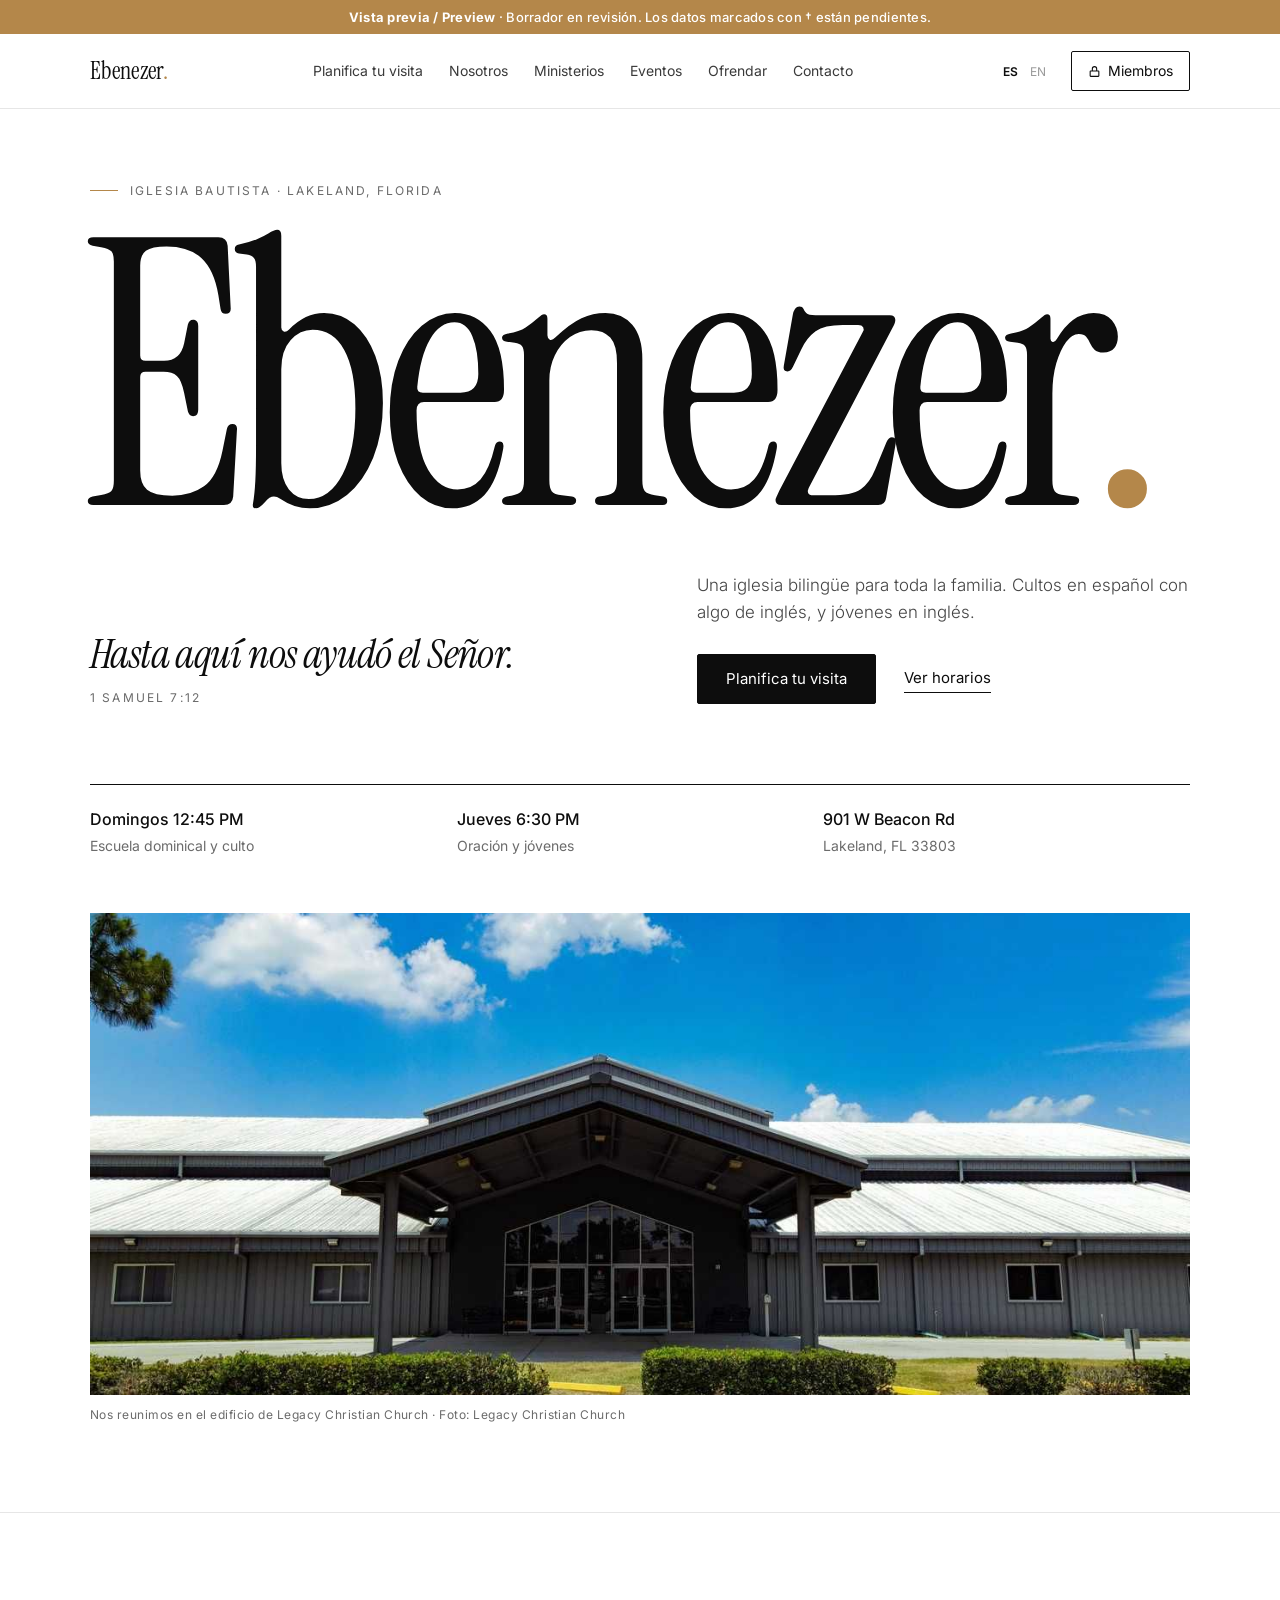
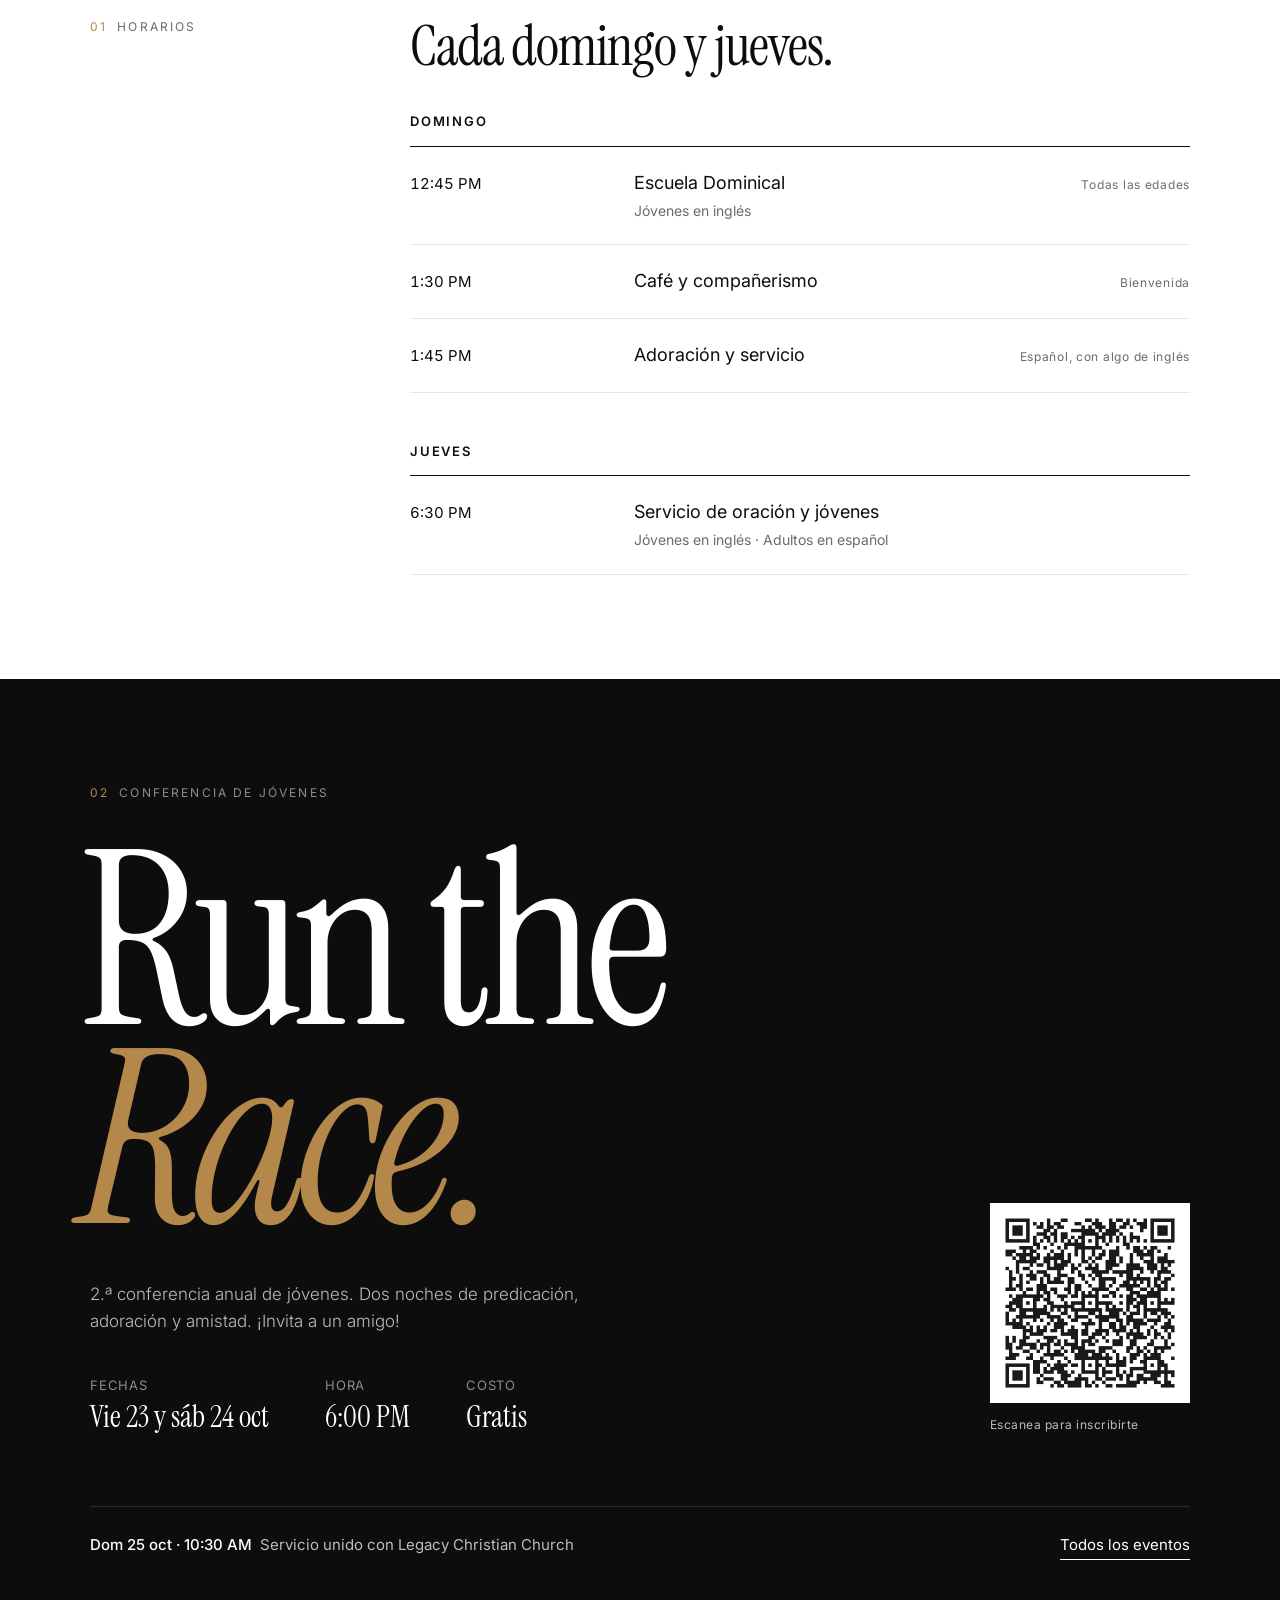
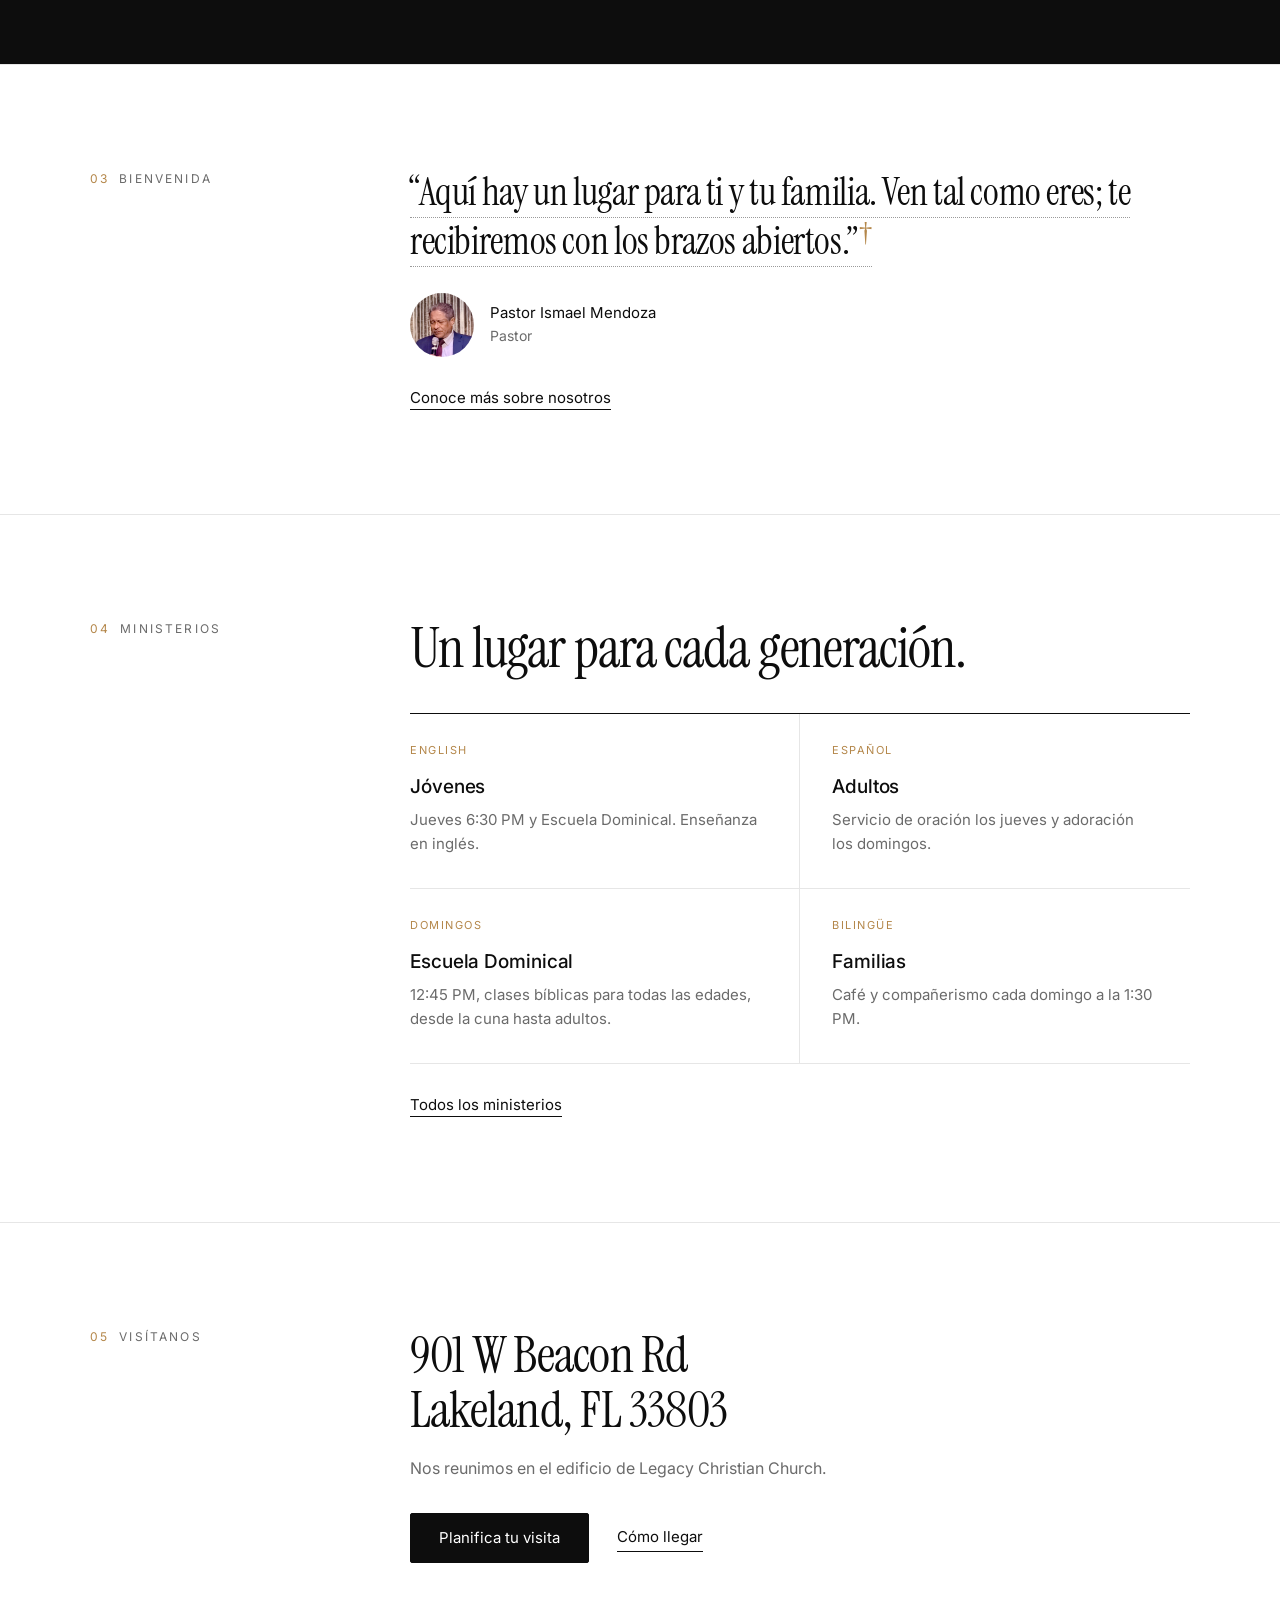
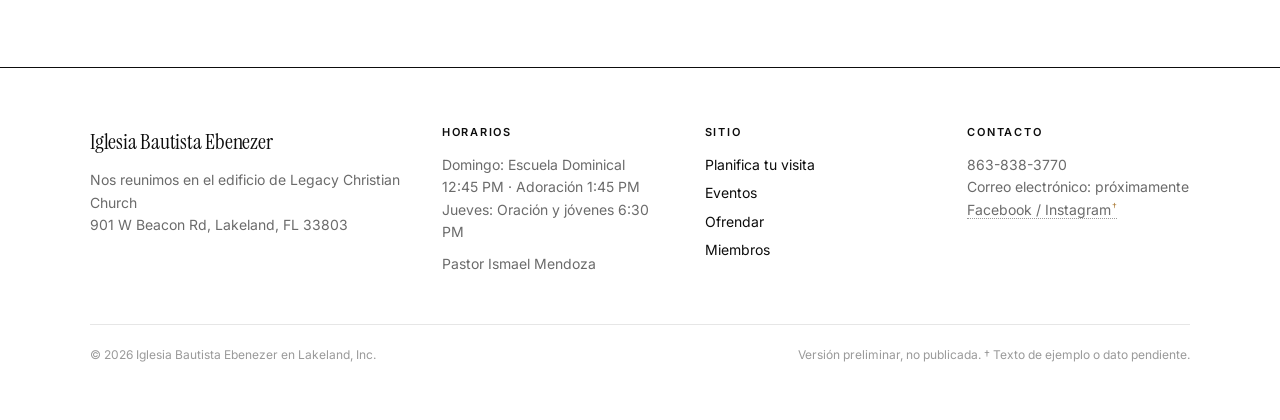
<file: index.html>
<!doctype html>
<html lang="es">
<head>
<meta charset="utf-8">
<meta name="viewport" content="width=device-width, initial-scale=1">
<meta name="robots" content="noindex, nofollow">
<title data-es="Inicio · Iglesia Bautista Ebenezer" data-en="Home · Iglesia Bautista Ebenezer">Inicio · Iglesia Bautista Ebenezer</title>
<meta name="description" content="Iglesia Bautista Ebenezer, iglesia bilingüe en Lakeland, FL. Domingos 12:45 PM · Jueves 6:30 PM. 901 W Beacon Rd.">
<link rel="icon" href="data:image/svg+xml,%3Csvg xmlns=%22http://www.w3.org/2000/svg%22 viewBox=%220 0 48 48%22%3E%3Crect width=%2248%22 height=%2248%22 fill=%22%230d0d0d%22/%3E%3Ctext x=%2224%22 y=%2236%22 font-family=%22Georgia,serif%22 font-size=%2232%22 fill=%22white%22 text-anchor=%22middle%22%3EE%3C/text%3E%3Ccircle cx=%2238%22 cy=%2234%22 r=%223%22 fill=%22%23b4874a%22/%3E%3C/svg%3E">
<link rel="preconnect" href="https://fonts.googleapis.com">
<link rel="preconnect" href="https://fonts.gstatic.com" crossorigin>
<link href="https://fonts.googleapis.com/css2?family=Instrument+Serif:ital@0;1&family=Inter:wght@300..700&display=swap" rel="stylesheet">
<link rel="stylesheet" href="assets/site.css">
</head>
<body>
<div class="preview-banner" role="note"><strong>Vista previa / Preview</strong> · <span data-l="es">Borrador en revisión. Los datos marcados con † están pendientes.</span><span data-l="en">Draft under review. Items marked † are still pending.</span></div>
<a class="skip" href="#main"><span data-l="es">Saltar al contenido</span><span data-l="en">Skip to content</span></a>
<header class="site">
 <div class="wrap nav">
  <a class="brand" href="index.html" aria-label="Iglesia Bautista Ebenezer">Ebenezer<b>.</b></a>
  <ul class="menu"><li><a href="visita.html"><span data-l="es">Planifica tu visita</span><span data-l="en">Plan Your Visit</span></a></li><li><a href="nosotros.html"><span data-l="es">Nosotros</span><span data-l="en">About</span></a></li><li><a href="ministerios.html"><span data-l="es">Ministerios</span><span data-l="en">Ministries</span></a></li><li><a href="eventos.html"><span data-l="es">Eventos</span><span data-l="en">Events</span></a></li><li><a href="miembros-ofrendar.html"><span data-l="es">Ofrendar</span><span data-l="en">Give</span></a></li><li><a href="contacto.html"><span data-l="es">Contacto</span><span data-l="en">Contact</span></a></li></ul>
  <div class="right">
   <div class="lang" role="group" aria-label="Idioma / Language"><button data-set="es" aria-pressed="true">ES</button><button data-set="en" aria-pressed="false">EN</button></div>
   <a class="login" href="miembros.html"><svg width="13" height="13" viewBox="0 0 24 24" fill="none" stroke="currentColor" stroke-width="2" aria-hidden="true"><rect x="4" y="11" width="16" height="10" rx="1"/><path d="M8 11V7a4 4 0 0 1 8 0v4"/></svg><span class="lbl"><span data-l="es">Miembros</span><span data-l="en">Members</span></span></a>
   <button class="burger" aria-expanded="false" aria-label="Menú / Menu"><span data-l="es">Menú</span><span data-l="en">Menu</span></button>
  </div>
 </div>
</header>
<nav class="mnav" aria-label="Menú"><a href="index.html" aria-current=page><span data-l="es">Inicio</span><span data-l="en">Home</span></a><a href="visita.html"><span data-l="es">Planifica tu visita</span><span data-l="en">Plan Your Visit</span></a><a href="nosotros.html"><span data-l="es">Nosotros</span><span data-l="en">About</span></a><a href="ministerios.html"><span data-l="es">Ministerios</span><span data-l="en">Ministries</span></a><a href="eventos.html"><span data-l="es">Eventos</span><span data-l="en">Events</span></a><a href="miembros-ofrendar.html"><span data-l="es">Ofrendar</span><span data-l="en">Give</span></a><a href="contacto.html"><span data-l="es">Contacto</span><span data-l="en">Contact</span></a><a href="miembros.html"><span data-l="es">Miembros</span><span data-l="en">Members</span></a></nav>

<main id="main">
 <div class="wrap phead">
  <p class="eyebrow"><span data-l="es">Iglesia Bautista · Lakeland, Florida</span><span data-l="en">Baptist Church · Lakeland, Florida</span></p>
  <h1 class="title mega" aria-label="Iglesia Bautista Ebenezer">Ebenezer<em>.</em></h1>
  <div class="intro">
   <p class="motto"><em><span data-l="es">Hasta aquí nos ayudó el Señor.</span><span data-l="en">Thus far the Lord has helped us.</span></em><span class="ref">1 Samuel 7:12</span></p>
   <div><p class="lede"><span data-l="es">Una iglesia bilingüe para toda la familia. Cultos en español con algo de inglés, y jóvenes en inglés.</span><span data-l="en">A bilingual church for the whole family. Services in Spanish with some English, and youth in English.</span></p>
    <div class="cta"><a class="btn" href="visita.html"><span data-l="es">Planifica tu visita</span><span data-l="en">Plan your visit</span></a><a class="link" href="#horarios"><span data-l="es">Ver horarios</span><span data-l="en">See service times</span></a></div></div>
  </div>
  <div class="facts">
   <div><strong><span data-l="es">Domingos 12:45 PM</span><span data-l="en">Sundays 12:45 PM</span></strong><span data-l="es">Escuela dominical y culto</span><span data-l="en">Sunday school &amp; worship</span></div>
   <div><strong><span data-l="es">Jueves 6:30 PM</span><span data-l="en">Thursdays 6:30 PM</span></strong><span data-l="es">Oración y jóvenes</span><span data-l="en">Prayer &amp; youth</span></div>
   <div><strong>901 W Beacon Rd</strong>Lakeland, FL 33803</div>
  </div>
  <div class="hero-photo"><figure class="photo"><img src="assets/legacy-building-exterior.jpg" alt="Edificio donde se reúne la iglesia, 901 W Beacon Rd" data-es-alt="Edificio donde se reúne la iglesia, 901 W Beacon Rd" data-en-alt="The building where the church meets, 901 W Beacon Rd" loading="lazy" style="aspect-ratio:16/7"><figcaption><span data-l="es">Nos reunimos en el edificio de Legacy Christian Church · Foto: Legacy Christian Church</span><span data-l="en">We meet in the Legacy Christian Church building · Photo: Legacy Christian Church</span></figcaption></figure></div>
 </div>
 <section class="s" id="horarios"><div class="wrap sec"><p class="num"><span>01</span><span data-l="es">Horarios</span><span data-l="en">Times</span></p><div>
  <h2><span data-l="es">Cada domingo y jueves.</span><span data-l="en">Every Sunday and Thursday.</span></h2><p class="day"><span data-l="es">Domingo</span><span data-l="en">Sunday</span></p>
    <div class="rows">
     <div class="row"><span class="t">12:45 PM</span><span class="n"><span data-l="es">Escuela Dominical</span><span data-l="en">Sunday School</span><small><span data-l="es">Jóvenes en inglés</span><span data-l="en">Youth class in English</span></small></span><span class="tag"><span data-l="es">Todas las edades</span><span data-l="en">All ages</span></span></div>
     <div class="row"><span class="t">1:30 PM</span><span class="n"><span data-l="es">Café y compañerismo</span><span data-l="en">Coffee &amp; fellowship</span></span><span class="tag"><span data-l="es">Bienvenida</span><span data-l="en">Welcome time</span></span></div>
     <div class="row"><span class="t">1:45 PM</span><span class="n"><span data-l="es">Adoración y servicio</span><span data-l="en">Worship service</span></span><span class="tag"><span data-l="es">Español, con algo de inglés</span><span data-l="en">Spanish, some English</span></span></div>
    </div>
    <p class="day"><span data-l="es">Jueves</span><span data-l="en">Thursday</span></p>
    <div class="rows">
     <div class="row"><span class="t">6:30 PM</span><span class="n"><span data-l="es">Servicio de oración y jóvenes</span><span data-l="en">Prayer service &amp; youth</span><small><span data-l="es">Jóvenes en inglés · Adultos en español</span><span data-l="en">Youth in English · Adults in Spanish</span></small></span><span class="tag"></span></div>
    </div></div></div></section>
 <section class="s band" id="run-the-race">
  <div class="wrap">
   <p class="num" style="margin-bottom:40px"><span>02</span><span data-l="es">Conferencia de jóvenes</span><span data-l="en">Youth conference</span></p>
   <div class="event">
    <div>
     <h2 class="ev-xl">Run the<br><em>Race.</em></h2>
     <p class="lede" style="max-width:30em"><span data-l="es">2.ª conferencia anual de jóvenes. Dos noches de predicación, adoración y amistad. ¡Invita a un amigo!</span><span data-l="en">2nd annual youth conference. Two nights of preaching, worship, and friendship. Bring a friend!</span></p>
     <div class="edata">
      <div><span data-l="es">Fechas</span><span data-l="en">Dates</span><strong><span data-l="es">Vie 23 y sáb 24 oct</span><span data-l="en">Fri Oct 23 &amp; Sat Oct 24</span></strong></div>
      <div><span data-l="es">Hora</span><span data-l="en">Time</span><strong>6:00 PM</strong></div>
      <div><span data-l="es">Costo</span><span data-l="en">Cost</span><strong><span data-l="es">Gratis</span><span data-l="en">Free</span></strong></div>
     </div>
    </div>
    <div class="qr-box">
     <div class="qr"><img src="assets/qr-run-the-race.png" alt="Código QR de inscripción" data-es-alt="Código QR de inscripción" data-en-alt="Registration QR code"></div>
     <p class="qr-cap"><span data-l="es">Escanea para inscribirte</span><span data-l="en">Scan to register</span></p>
    </div>
   </div>
   <div class="also">
    <span><strong><span data-l="es">Dom 25 oct · 10:30 AM</span><span data-l="en">Sun Oct 25 · 10:30 AM</span></strong>&nbsp;&nbsp;<span data-l="es">Servicio unido con Legacy Christian Church</span><span data-l="en">Joint service with Legacy Christian Church</span></span>
    <a class="link" href="eventos.html"><span data-l="es">Todos los eventos</span><span data-l="en">All events</span></a>
   </div>
  </div>
 </section>
 <section class="s"><div class="wrap sec"><p class="num"><span>03</span><span data-l="es">Bienvenida</span><span data-l="en">Welcome</span></p><div>
  <blockquote><span class="ph"><span data-l="es">“Aquí hay un lugar para ti y tu familia. Ven tal como eres; te recibiremos con los brazos abiertos.”</span><span data-l="en">“There is a place here for you and your family. Come as you are; we’ll welcome you with open arms.”</span></span></blockquote>
  <div class="sig-row"><img class="avatar" src="assets/pastor-ismael-mendoza-retrato.jpg" alt="Pastor Ismael Mendoza" data-es-alt="Pastor Ismael Mendoza" data-en-alt="Pastor Ismael Mendoza" loading="lazy" width="64" height="64"><p class="sig">Pastor Ismael Mendoza<small><span data-l="es">Pastor</span><span data-l="en">Pastor</span></small></p></div>
  <p style="margin-top:28px"><a class="link" href="nosotros.html"><span data-l="es">Conoce más sobre nosotros</span><span data-l="en">More about us</span></a></p></div></div></section>
 <section class="s"><div class="wrap sec"><p class="num"><span>04</span><span data-l="es">Ministerios</span><span data-l="en">Ministries</span></p><div>
  <h2><span data-l="es">Un lugar para cada generación.</span><span data-l="en">A place for every generation.</span></h2>
  <div class="two">
   <div><span class="lng">English</span><h3><span data-l="es">Jóvenes</span><span data-l="en">Youth</span></h3><p><span data-l="es">Jueves 6:30 PM y Escuela Dominical. Enseñanza en inglés.</span><span data-l="en">Thursdays 6:30 PM and Sunday School. Taught in English.</span></p></div>
   <div><span class="lng">Español</span><h3><span data-l="es">Adultos</span><span data-l="en">Adults</span></h3><p><span data-l="es">Servicio de oración los jueves y adoración los domingos.</span><span data-l="en">Thursday prayer service and Sunday worship.</span></p></div>
   <div><span class="lng"><span data-l="es">Domingos</span><span data-l="en">Sundays</span></span><h3><span data-l="es">Escuela Dominical</span><span data-l="en">Sunday School</span></h3><p><span data-l="es">12:45 PM, clases bíblicas para todas las edades, desde la cuna hasta adultos.</span><span data-l="en">12:45 PM, Bible classes for all ages, nursery through adults.</span></p></div>
   <div><span class="lng"><span data-l="es">Bilingüe</span><span data-l="en">Bilingual</span></span><h3><span data-l="es">Familias</span><span data-l="en">Families</span></h3><p><span data-l="es">Café y compañerismo cada domingo a la 1:30 PM.</span><span data-l="en">Coffee and fellowship every Sunday at 1:30 PM.</span></p></div>
  </div>
  <p style="margin-top:28px"><a class="link" href="ministerios.html"><span data-l="es">Todos los ministerios</span><span data-l="en">All ministries</span></a></p></div></div></section>
 <section class="s"><div class="wrap sec"><p class="num"><span>05</span><span data-l="es">Visítanos</span><span data-l="en">Visit</span></p><div>
  <p class="addr">901 W Beacon Rd<br>Lakeland, FL 33803</p>
  <p class="muted" style="margin-top:18px;max-width:34em"><span data-l="es">Nos reunimos en el edificio de Legacy Christian Church.</span><span data-l="en">We meet in the Legacy Christian Church building.</span></p>
  <div class="cta" style="margin-top:32px"><a class="btn" href="visita.html"><span data-l="es">Planifica tu visita</span><span data-l="en">Plan your visit</span></a><a class="link" href="https://maps.google.com/?q=901+W+Beacon+Rd+Lakeland+FL+33803" target="_blank" rel="noopener"><span data-l="es">Cómo llegar</span><span data-l="en">Get directions</span></a></div></div></div></section>
</main>
<footer class="site">
 <div class="wrap">
  <div class="foot">
   <div><a class="brand" href="index.html">Iglesia Bautista Ebenezer</a><p><span data-l="es">Nos reunimos en el edificio de Legacy Christian Church</span><span data-l="en">We meet in the Legacy Christian Church building</span><br>901 W Beacon Rd, Lakeland, FL 33803</p></div>
   <div><h4><span data-l="es">Horarios</span><span data-l="en">Times</span></h4><p><span data-l="es">Domingo</span><span data-l="en">Sunday</span>: <span data-l="es">Escuela Dominical</span><span data-l="en">Sunday School</span> 12:45 PM · <span data-l="es">Adoración</span><span data-l="en">Worship</span> 1:45 PM<br><span data-l="es">Jueves</span><span data-l="en">Thursday</span>: <span data-l="es">Oración y jóvenes</span><span data-l="en">Prayer &amp; youth</span> 6:30 PM</p><p style="margin-top:10px">Pastor Ismael Mendoza</p></div>
   <div><h4><span data-l="es">Sitio</span><span data-l="en">Site</span></h4><ul><li><a href="visita.html"><span data-l="es">Planifica tu visita</span><span data-l="en">Plan Your Visit</span></a></li><li><a href="eventos.html"><span data-l="es">Eventos</span><span data-l="en">Events</span></a></li><li><a href="miembros-ofrendar.html"><span data-l="es">Ofrendar</span><span data-l="en">Give</span></a></li><li><a href="miembros.html"><span data-l="es">Miembros</span><span data-l="en">Members</span></a></li></ul></div>
   <div><h4><span data-l="es">Contacto</span><span data-l="en">Contact</span></h4><p><a href="tel:+18638383770">863-838-3770</a><br><span data-l="es">Correo electrónico: próximamente</span><span data-l="en">Email: coming soon</span><br><span class="ph"><span data-l="es">Facebook / Instagram</span><span data-l="en">Facebook / Instagram</span></span></p></div>
  </div>
  <div class="legal"><span>© 2026 Iglesia Bautista Ebenezer en Lakeland, Inc.</span><span><span data-l="es">Versión preliminar, no publicada. † Texto de ejemplo o dato pendiente.</span><span data-l="en">Preview version, not published. † Sample text or pending detail.</span></span></div>
 </div>
</footer>
<script src="assets/site.js"></script>
</body>
</html>
</file>
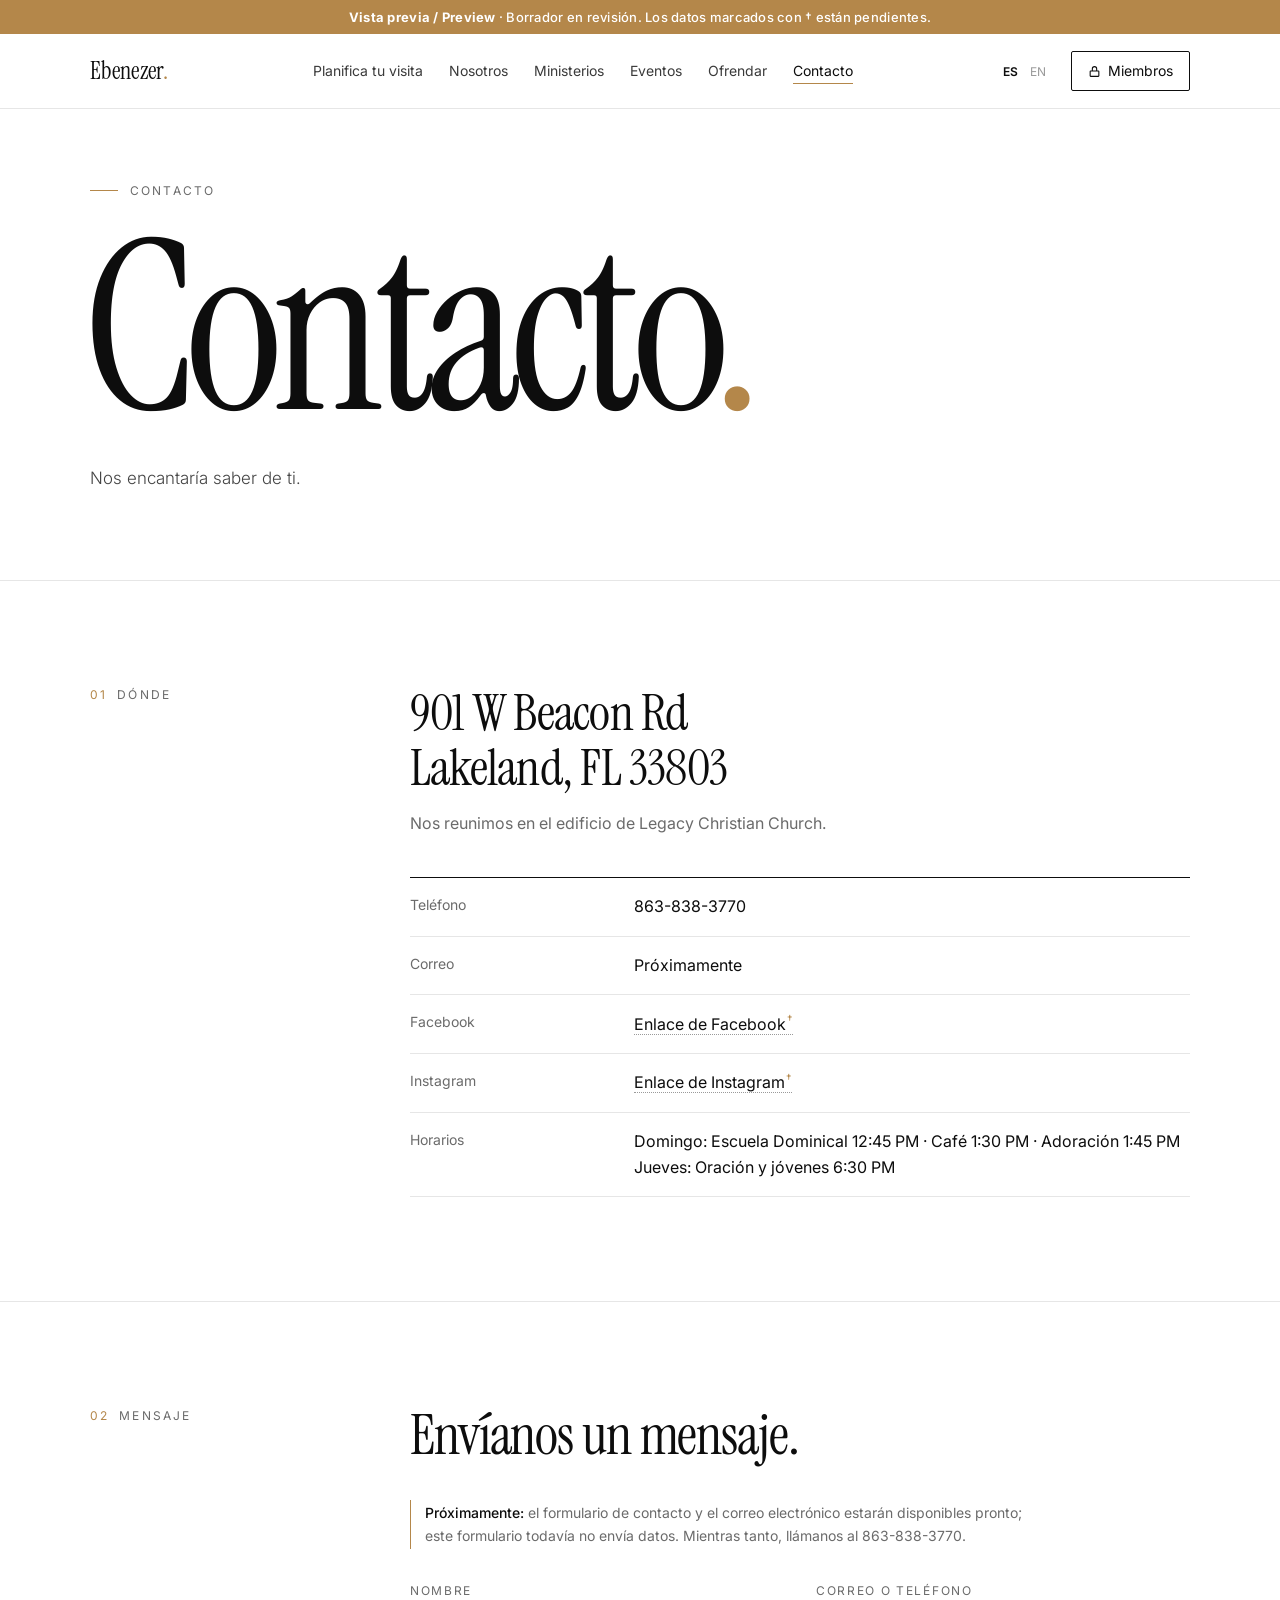
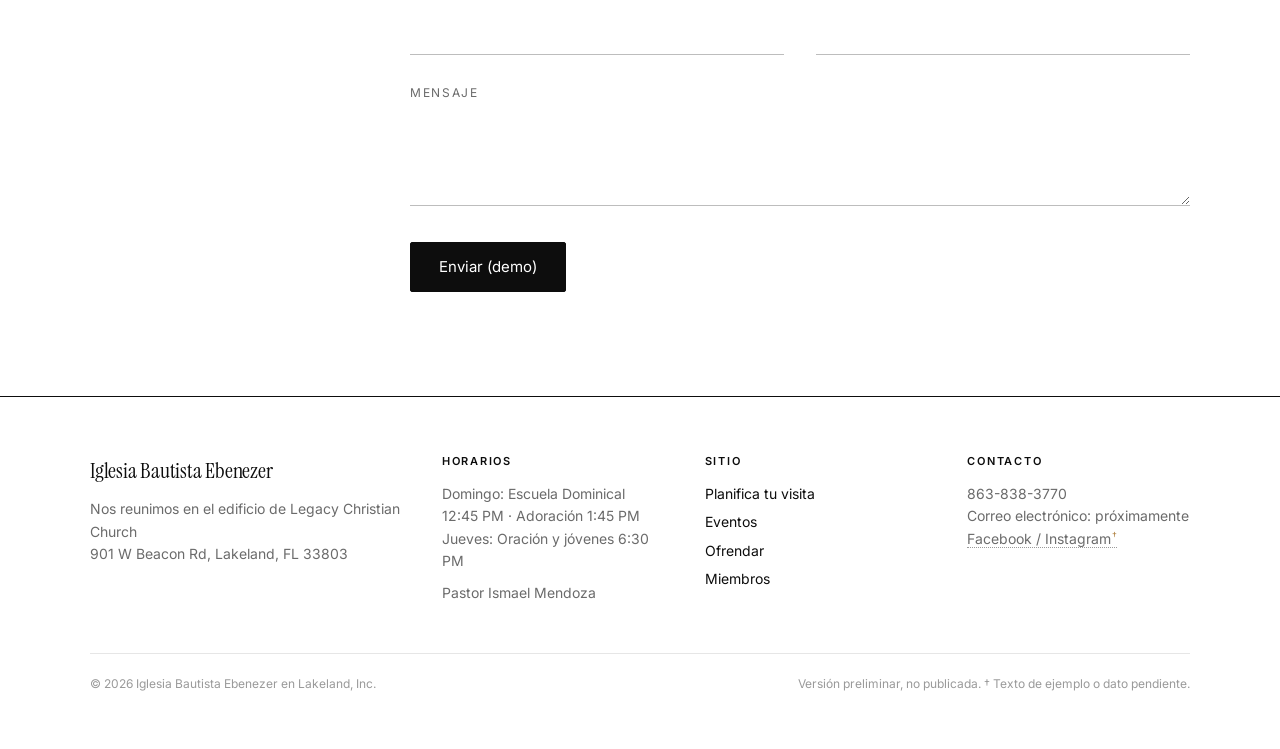
<file: contacto.html>
<!doctype html>
<html lang="es">
<head>
<meta charset="utf-8">
<meta name="viewport" content="width=device-width, initial-scale=1">
<meta name="robots" content="noindex, nofollow">
<title data-es="Contacto · Iglesia Bautista Ebenezer" data-en="Contact · Iglesia Bautista Ebenezer">Contacto · Iglesia Bautista Ebenezer</title>
<meta name="description" content="Iglesia Bautista Ebenezer, iglesia bilingüe en Lakeland, FL. Domingos 12:45 PM · Jueves 6:30 PM. 901 W Beacon Rd.">
<link rel="icon" href="data:image/svg+xml,%3Csvg xmlns=%22http://www.w3.org/2000/svg%22 viewBox=%220 0 48 48%22%3E%3Crect width=%2248%22 height=%2248%22 fill=%22%230d0d0d%22/%3E%3Ctext x=%2224%22 y=%2236%22 font-family=%22Georgia,serif%22 font-size=%2232%22 fill=%22white%22 text-anchor=%22middle%22%3EE%3C/text%3E%3Ccircle cx=%2238%22 cy=%2234%22 r=%223%22 fill=%22%23b4874a%22/%3E%3C/svg%3E">
<link rel="preconnect" href="https://fonts.googleapis.com">
<link rel="preconnect" href="https://fonts.gstatic.com" crossorigin>
<link href="https://fonts.googleapis.com/css2?family=Instrument+Serif:ital@0;1&family=Inter:wght@300..700&display=swap" rel="stylesheet">
<link rel="stylesheet" href="assets/site.css">
</head>
<body>
<div class="preview-banner" role="note"><strong>Vista previa / Preview</strong> · <span data-l="es">Borrador en revisión. Los datos marcados con † están pendientes.</span><span data-l="en">Draft under review. Items marked † are still pending.</span></div>
<a class="skip" href="#main"><span data-l="es">Saltar al contenido</span><span data-l="en">Skip to content</span></a>
<header class="site">
 <div class="wrap nav">
  <a class="brand" href="index.html" aria-label="Iglesia Bautista Ebenezer">Ebenezer<b>.</b></a>
  <ul class="menu"><li><a href="visita.html"><span data-l="es">Planifica tu visita</span><span data-l="en">Plan Your Visit</span></a></li><li><a href="nosotros.html"><span data-l="es">Nosotros</span><span data-l="en">About</span></a></li><li><a href="ministerios.html"><span data-l="es">Ministerios</span><span data-l="en">Ministries</span></a></li><li><a href="eventos.html"><span data-l="es">Eventos</span><span data-l="en">Events</span></a></li><li><a href="miembros-ofrendar.html"><span data-l="es">Ofrendar</span><span data-l="en">Give</span></a></li><li><a href="contacto.html" aria-current=page><span data-l="es">Contacto</span><span data-l="en">Contact</span></a></li></ul>
  <div class="right">
   <div class="lang" role="group" aria-label="Idioma / Language"><button data-set="es" aria-pressed="true">ES</button><button data-set="en" aria-pressed="false">EN</button></div>
   <a class="login" href="miembros.html"><svg width="13" height="13" viewBox="0 0 24 24" fill="none" stroke="currentColor" stroke-width="2" aria-hidden="true"><rect x="4" y="11" width="16" height="10" rx="1"/><path d="M8 11V7a4 4 0 0 1 8 0v4"/></svg><span class="lbl"><span data-l="es">Miembros</span><span data-l="en">Members</span></span></a>
   <button class="burger" aria-expanded="false" aria-label="Menú / Menu"><span data-l="es">Menú</span><span data-l="en">Menu</span></button>
  </div>
 </div>
</header>
<nav class="mnav" aria-label="Menú"><a href="index.html"><span data-l="es">Inicio</span><span data-l="en">Home</span></a><a href="visita.html"><span data-l="es">Planifica tu visita</span><span data-l="en">Plan Your Visit</span></a><a href="nosotros.html"><span data-l="es">Nosotros</span><span data-l="en">About</span></a><a href="ministerios.html"><span data-l="es">Ministerios</span><span data-l="en">Ministries</span></a><a href="eventos.html"><span data-l="es">Eventos</span><span data-l="en">Events</span></a><a href="miembros-ofrendar.html"><span data-l="es">Ofrendar</span><span data-l="en">Give</span></a><a href="contacto.html" aria-current=page><span data-l="es">Contacto</span><span data-l="en">Contact</span></a><a href="miembros.html"><span data-l="es">Miembros</span><span data-l="en">Members</span></a></nav>

<main id="main">
 <div class="wrap phead">
  <p class="eyebrow"><span data-l="es">Contacto</span><span data-l="en">Contact</span></p>
  <h1 class="title"><span data-l="es">Contacto<em>.</em></span><span data-l="en">Contact<em>.</em></span></h1>
  <p class="lede" style="margin-top:36px"><span data-l="es">Nos encantaría saber de ti.</span><span data-l="en">We’d love to hear from you.</span></p>
 </div>
 <section class="s"><div class="wrap sec"><p class="num"><span>01</span><span data-l="es">Dónde</span><span data-l="en">Where</span></p><div>
  <p class="addr">901 W Beacon Rd<br>Lakeland, FL 33803</p>
  <p class="muted" style="margin-top:16px"><span data-l="es">Nos reunimos en el edificio de Legacy Christian Church.</span><span data-l="en">We meet in the Legacy Christian Church building.</span></p>
  <div class="dl" style="margin-top:40px">
   <div><span class="k"><span data-l="es">Teléfono</span><span data-l="en">Phone</span></span><span><a href="tel:+18638383770">863-838-3770</a></span></div>
   <div><span class="k"><span data-l="es">Correo</span><span data-l="en">Email</span></span><span><span data-l="es">Próximamente</span><span data-l="en">Coming soon</span></span></div>
   <div><span class="k">Facebook</span><span><span class="ph"><span data-l="es">Enlace de Facebook</span><span data-l="en">Facebook link</span></span></span></div>
   <div><span class="k">Instagram</span><span><span class="ph"><span data-l="es">Enlace de Instagram</span><span data-l="en">Instagram link</span></span></span></div>
   <div><span class="k"><span data-l="es">Horarios</span><span data-l="en">Times</span></span><span><span data-l="es">Domingo: Escuela Dominical 12:45 PM · Café 1:30 PM · Adoración 1:45 PM<br>Jueves: Oración y jóvenes 6:30 PM</span><span data-l="en">Sunday: Sunday School 12:45 PM · Coffee 1:30 PM · Worship 1:45 PM<br>Thursday: Prayer &amp; youth 6:30 PM</span></span></div>
  </div>
 </div></div></section>
 <section class="s"><div class="wrap sec"><p class="num"><span>02</span><span data-l="es">Mensaje</span><span data-l="en">Message</span></p><div>
  <h2><span data-l="es">Envíanos un mensaje.</span><span data-l="en">Send us a message.</span></h2>
  <p class="note"><b><span data-l="es">Próximamente:</span><span data-l="en">Coming soon:</span></b> <span data-l="es">el formulario de contacto y el correo electrónico estarán disponibles pronto; este formulario todavía no envía datos. Mientras tanto, llámanos al</span><span data-l="en">our contact form and email are coming soon; this form doesn’t send anything yet. In the meantime, call us at</span> <a href="tel:+18638383770">863-838-3770</a>.</p>
  <form class="demo"><div class="grid2">
   <div class="field"><label for="c-n"><span data-l="es">Nombre</span><span data-l="en">Name</span></label><input id="c-n" autocomplete="name"></div>
   <div class="field"><label for="c-e"><span data-l="es">Correo o teléfono</span><span data-l="en">Email or phone</span></label><input id="c-e"></div>
   <div class="field full"><label for="c-m"><span data-l="es">Mensaje</span><span data-l="en">Message</span></label><textarea id="c-m"></textarea></div>
  </div><div class="form-actions"><button class="btn" type="submit"><span data-l="es">Enviar (demo)</span><span data-l="en">Send (demo)</span></button><p class="form-msg" tabindex="-1"><span data-l="es">Esto es una demostración: no se envió ningún dato.</span><span data-l="en">This is a demo: nothing was sent.</span></p></div></form>
 </div></div></section>
</main>
<footer class="site">
 <div class="wrap">
  <div class="foot">
   <div><a class="brand" href="index.html">Iglesia Bautista Ebenezer</a><p><span data-l="es">Nos reunimos en el edificio de Legacy Christian Church</span><span data-l="en">We meet in the Legacy Christian Church building</span><br>901 W Beacon Rd, Lakeland, FL 33803</p></div>
   <div><h4><span data-l="es">Horarios</span><span data-l="en">Times</span></h4><p><span data-l="es">Domingo</span><span data-l="en">Sunday</span>: <span data-l="es">Escuela Dominical</span><span data-l="en">Sunday School</span> 12:45 PM · <span data-l="es">Adoración</span><span data-l="en">Worship</span> 1:45 PM<br><span data-l="es">Jueves</span><span data-l="en">Thursday</span>: <span data-l="es">Oración y jóvenes</span><span data-l="en">Prayer &amp; youth</span> 6:30 PM</p><p style="margin-top:10px">Pastor Ismael Mendoza</p></div>
   <div><h4><span data-l="es">Sitio</span><span data-l="en">Site</span></h4><ul><li><a href="visita.html"><span data-l="es">Planifica tu visita</span><span data-l="en">Plan Your Visit</span></a></li><li><a href="eventos.html"><span data-l="es">Eventos</span><span data-l="en">Events</span></a></li><li><a href="miembros-ofrendar.html"><span data-l="es">Ofrendar</span><span data-l="en">Give</span></a></li><li><a href="miembros.html"><span data-l="es">Miembros</span><span data-l="en">Members</span></a></li></ul></div>
   <div><h4><span data-l="es">Contacto</span><span data-l="en">Contact</span></h4><p><a href="tel:+18638383770">863-838-3770</a><br><span data-l="es">Correo electrónico: próximamente</span><span data-l="en">Email: coming soon</span><br><span class="ph"><span data-l="es">Facebook / Instagram</span><span data-l="en">Facebook / Instagram</span></span></p></div>
  </div>
  <div class="legal"><span>© 2026 Iglesia Bautista Ebenezer en Lakeland, Inc.</span><span><span data-l="es">Versión preliminar, no publicada. † Texto de ejemplo o dato pendiente.</span><span data-l="en">Preview version, not published. † Sample text or pending detail.</span></span></div>
 </div>
</footer>
<script src="assets/site.js"></script>
</body>
</html>
</file>
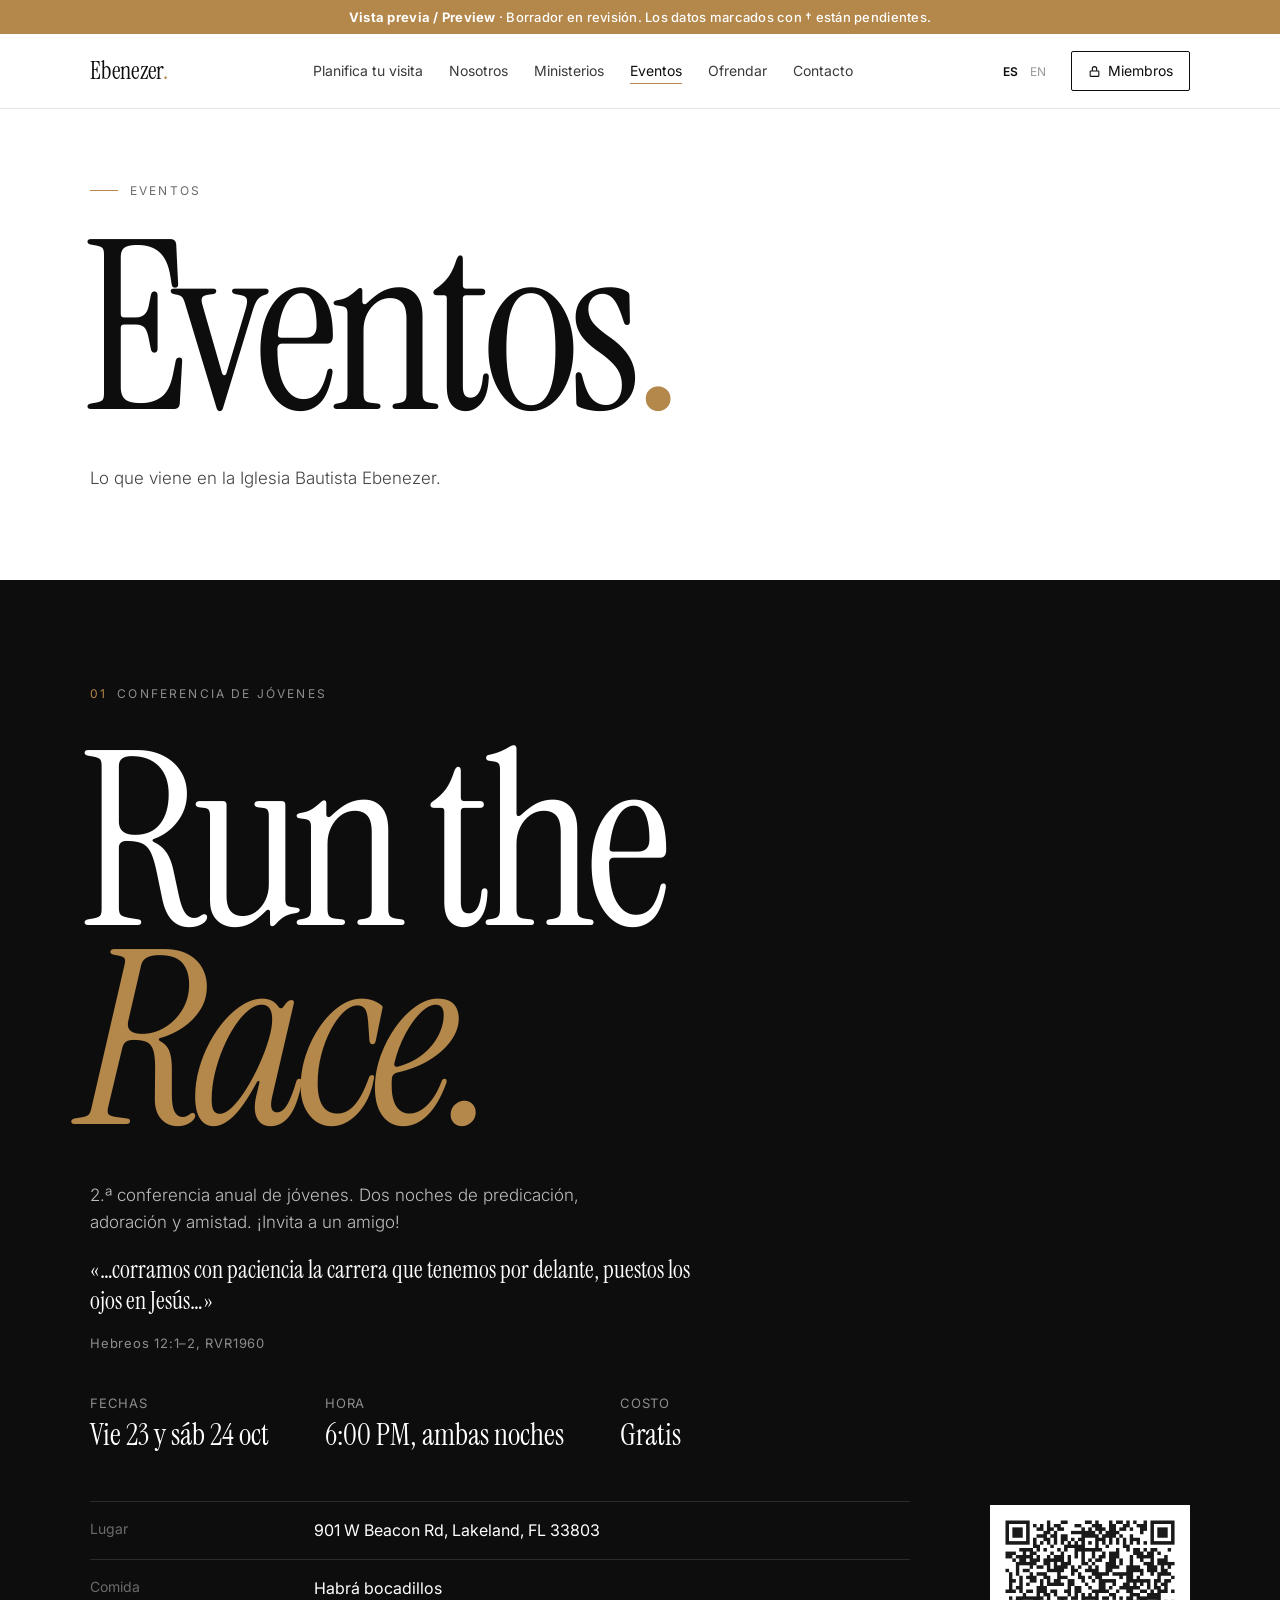
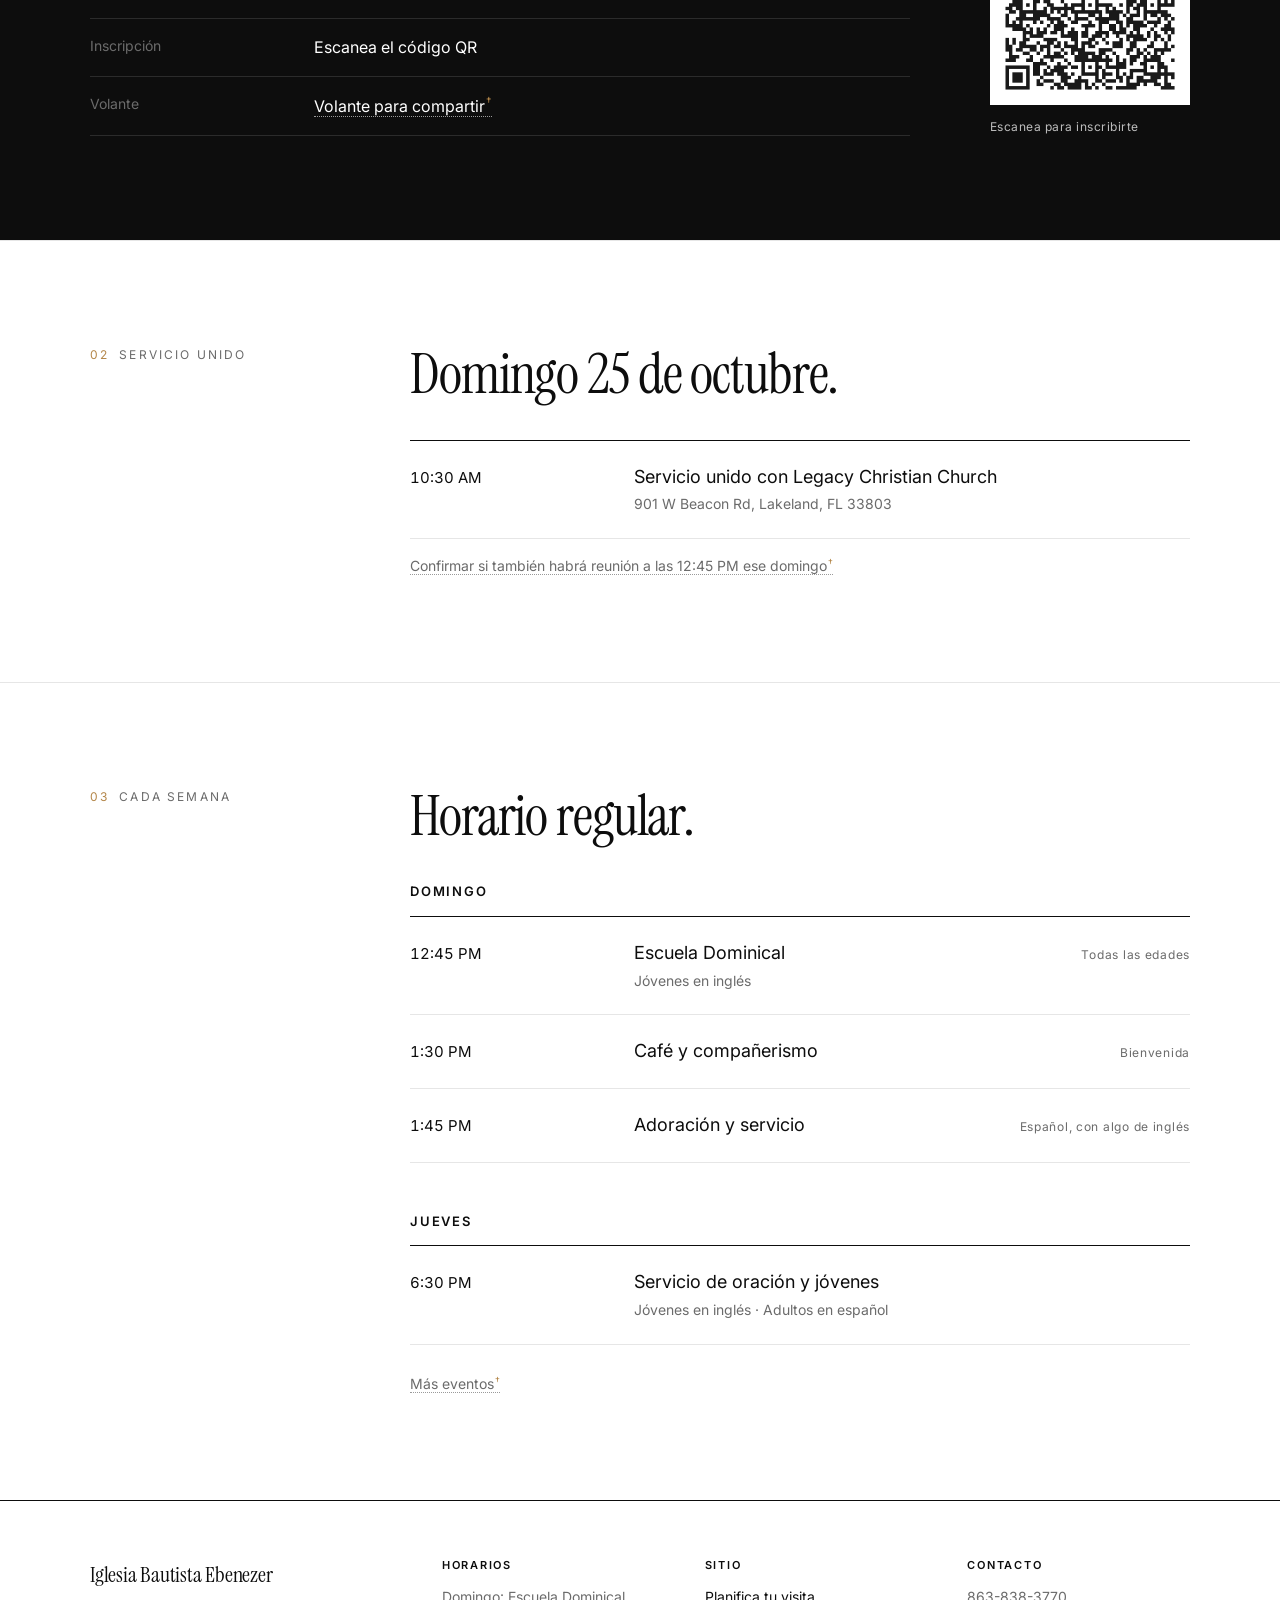
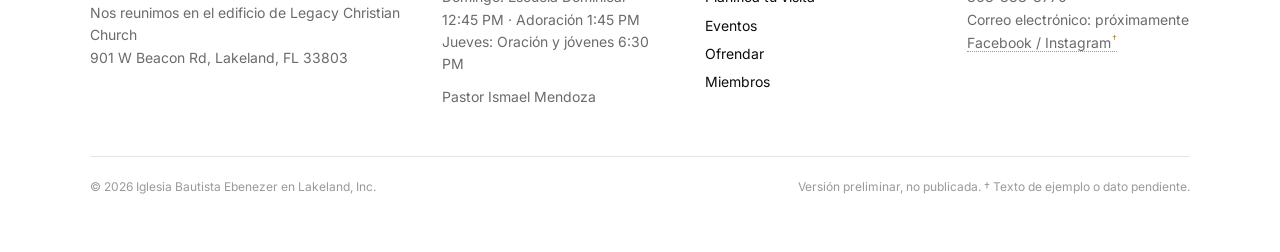
<file: eventos.html>
<!doctype html>
<html lang="es">
<head>
<meta charset="utf-8">
<meta name="viewport" content="width=device-width, initial-scale=1">
<meta name="robots" content="noindex, nofollow">
<title data-es="Eventos · Iglesia Bautista Ebenezer" data-en="Events · Iglesia Bautista Ebenezer">Eventos · Iglesia Bautista Ebenezer</title>
<meta name="description" content="Iglesia Bautista Ebenezer, iglesia bilingüe en Lakeland, FL. Domingos 12:45 PM · Jueves 6:30 PM. 901 W Beacon Rd.">
<link rel="icon" href="data:image/svg+xml,%3Csvg xmlns=%22http://www.w3.org/2000/svg%22 viewBox=%220 0 48 48%22%3E%3Crect width=%2248%22 height=%2248%22 fill=%22%230d0d0d%22/%3E%3Ctext x=%2224%22 y=%2236%22 font-family=%22Georgia,serif%22 font-size=%2232%22 fill=%22white%22 text-anchor=%22middle%22%3EE%3C/text%3E%3Ccircle cx=%2238%22 cy=%2234%22 r=%223%22 fill=%22%23b4874a%22/%3E%3C/svg%3E">
<link rel="preconnect" href="https://fonts.googleapis.com">
<link rel="preconnect" href="https://fonts.gstatic.com" crossorigin>
<link href="https://fonts.googleapis.com/css2?family=Instrument+Serif:ital@0;1&family=Inter:wght@300..700&display=swap" rel="stylesheet">
<link rel="stylesheet" href="assets/site.css">
</head>
<body>
<div class="preview-banner" role="note"><strong>Vista previa / Preview</strong> · <span data-l="es">Borrador en revisión. Los datos marcados con † están pendientes.</span><span data-l="en">Draft under review. Items marked † are still pending.</span></div>
<a class="skip" href="#main"><span data-l="es">Saltar al contenido</span><span data-l="en">Skip to content</span></a>
<header class="site">
 <div class="wrap nav">
  <a class="brand" href="index.html" aria-label="Iglesia Bautista Ebenezer">Ebenezer<b>.</b></a>
  <ul class="menu"><li><a href="visita.html"><span data-l="es">Planifica tu visita</span><span data-l="en">Plan Your Visit</span></a></li><li><a href="nosotros.html"><span data-l="es">Nosotros</span><span data-l="en">About</span></a></li><li><a href="ministerios.html"><span data-l="es">Ministerios</span><span data-l="en">Ministries</span></a></li><li><a href="eventos.html" aria-current=page><span data-l="es">Eventos</span><span data-l="en">Events</span></a></li><li><a href="miembros-ofrendar.html"><span data-l="es">Ofrendar</span><span data-l="en">Give</span></a></li><li><a href="contacto.html"><span data-l="es">Contacto</span><span data-l="en">Contact</span></a></li></ul>
  <div class="right">
   <div class="lang" role="group" aria-label="Idioma / Language"><button data-set="es" aria-pressed="true">ES</button><button data-set="en" aria-pressed="false">EN</button></div>
   <a class="login" href="miembros.html"><svg width="13" height="13" viewBox="0 0 24 24" fill="none" stroke="currentColor" stroke-width="2" aria-hidden="true"><rect x="4" y="11" width="16" height="10" rx="1"/><path d="M8 11V7a4 4 0 0 1 8 0v4"/></svg><span class="lbl"><span data-l="es">Miembros</span><span data-l="en">Members</span></span></a>
   <button class="burger" aria-expanded="false" aria-label="Menú / Menu"><span data-l="es">Menú</span><span data-l="en">Menu</span></button>
  </div>
 </div>
</header>
<nav class="mnav" aria-label="Menú"><a href="index.html"><span data-l="es">Inicio</span><span data-l="en">Home</span></a><a href="visita.html"><span data-l="es">Planifica tu visita</span><span data-l="en">Plan Your Visit</span></a><a href="nosotros.html"><span data-l="es">Nosotros</span><span data-l="en">About</span></a><a href="ministerios.html"><span data-l="es">Ministerios</span><span data-l="en">Ministries</span></a><a href="eventos.html" aria-current=page><span data-l="es">Eventos</span><span data-l="en">Events</span></a><a href="miembros-ofrendar.html"><span data-l="es">Ofrendar</span><span data-l="en">Give</span></a><a href="contacto.html"><span data-l="es">Contacto</span><span data-l="en">Contact</span></a><a href="miembros.html"><span data-l="es">Miembros</span><span data-l="en">Members</span></a></nav>

<main id="main">
 <div class="wrap phead">
  <p class="eyebrow"><span data-l="es">Eventos</span><span data-l="en">Events</span></p>
  <h1 class="title"><span data-l="es">Eventos<em>.</em></span><span data-l="en">Events<em>.</em></span></h1>
  <p class="lede" style="margin-top:36px"><span data-l="es">Lo que viene en la Iglesia Bautista Ebenezer.</span><span data-l="en">What’s coming up at Iglesia Bautista Ebenezer.</span></p>
 </div>
 <section class="s band" id="run-the-race">
  <div class="wrap">
   <p class="num" style="margin-bottom:40px"><span>01</span><span data-l="es">Conferencia de jóvenes</span><span data-l="en">Youth conference</span></p>
   <div class="event">
    <div>
     <h2 class="ev-xl">Run the<br><em>Race.</em></h2>
     <p class="lede" style="max-width:30em"><span data-l="es">2.ª conferencia anual de jóvenes. Dos noches de predicación, adoración y amistad. ¡Invita a un amigo!</span><span data-l="en">2nd annual youth conference. Two nights of preaching, worship, and friendship. Bring a friend!</span></p><p style="margin-top:18px;font-family:var(--serif);font-size:24px;line-height:1.3;color:#fff;max-width:26em"><span data-l="es">«…corramos con paciencia la carrera que tenemos por delante, puestos los ojos en Jesús…»</span><span data-l="en">“…let us run with endurance the race that is set before us, looking unto Jesus…”</span></p><p class="cite" style="color:#8d8d8d"><span data-l="es">Hebreos 12:1–2, RVR1960</span><span data-l="en">Hebrews 12:1–2, NKJV</span></p>
     <div class="edata">
      <div><span data-l="es">Fechas</span><span data-l="en">Dates</span><strong><span data-l="es">Vie 23 y sáb 24 oct</span><span data-l="en">Fri Oct 23 &amp; Sat Oct 24</span></strong></div>
      <div><span data-l="es">Hora</span><span data-l="en">Time</span><strong><span data-l="es">6:00 PM, ambas noches</span><span data-l="en">6:00 PM, both nights</span></strong></div>
      <div><span data-l="es">Costo</span><span data-l="en">Cost</span><strong><span data-l="es">Gratis</span><span data-l="en">Free</span></strong></div>
     </div><div class="dl" style="margin-top:48px;border-color:#2b2b2b">
      <div style="border-color:#2b2b2b"><span class="k"><span data-l="es">Lugar</span><span data-l="en">Where</span></span><span>901 W Beacon Rd, Lakeland, FL 33803</span></div>
      <div style="border-color:#2b2b2b"><span class="k"><span data-l="es">Comida</span><span data-l="en">Food</span></span><span><span data-l="es">Habrá bocadillos</span><span data-l="en">Snacks provided</span></span></div>
      <div style="border-color:#2b2b2b"><span class="k"><span data-l="es">Inscripción</span><span data-l="en">Registration</span></span><span><span data-l="es">Escanea el código QR</span><span data-l="en">Scan the QR code</span></span></div>
      <div style="border-color:#2b2b2b"><span class="k"><span data-l="es">Volante</span><span data-l="en">Flyer</span></span><span><span class="ph"><span data-l="es">Volante para compartir</span><span data-l="en">Shareable flyer</span></span></span></div>
     </div>
    </div>
    <div class="qr-box">
     <div class="qr"><img src="assets/qr-run-the-race.png" alt="Código QR de inscripción" data-es-alt="Código QR de inscripción" data-en-alt="Registration QR code"></div>
     <p class="qr-cap"><span data-l="es">Escanea para inscribirte</span><span data-l="en">Scan to register</span></p>
    </div>
   </div>

  </div>
 </section>
 <section class="s"><div class="wrap sec"><p class="num"><span>02</span><span data-l="es">Servicio unido</span><span data-l="en">Joint service</span></p><div>
  <h2><span data-l="es">Domingo 25 de octubre.</span><span data-l="en">Sunday, October 25.</span></h2>
  <div class="rows"><div class="row"><span class="t">10:30 AM</span><span class="n"><span data-l="es">Servicio unido con Legacy Christian Church</span><span data-l="en">Joint service with Legacy Christian Church</span><small>901 W Beacon Rd, Lakeland, FL 33803</small></span><span class="tag"></span></div></div>
  <p class="muted small" style="margin-top:16px"><span class="ph"><span data-l="es">Confirmar si también habrá reunión a las 12:45 PM ese domingo</span><span data-l="en">Confirm whether there is also a 12:45 PM gathering that Sunday</span></span></p>
 </div></div></section>
 <section class="s"><div class="wrap sec"><p class="num"><span>03</span><span data-l="es">Cada semana</span><span data-l="en">Every week</span></p><div>
  <h2><span data-l="es">Horario regular.</span><span data-l="en">Regular schedule.</span></h2><p class="day"><span data-l="es">Domingo</span><span data-l="en">Sunday</span></p>
    <div class="rows">
     <div class="row"><span class="t">12:45 PM</span><span class="n"><span data-l="es">Escuela Dominical</span><span data-l="en">Sunday School</span><small><span data-l="es">Jóvenes en inglés</span><span data-l="en">Youth class in English</span></small></span><span class="tag"><span data-l="es">Todas las edades</span><span data-l="en">All ages</span></span></div>
     <div class="row"><span class="t">1:30 PM</span><span class="n"><span data-l="es">Café y compañerismo</span><span data-l="en">Coffee &amp; fellowship</span></span><span class="tag"><span data-l="es">Bienvenida</span><span data-l="en">Welcome time</span></span></div>
     <div class="row"><span class="t">1:45 PM</span><span class="n"><span data-l="es">Adoración y servicio</span><span data-l="en">Worship service</span></span><span class="tag"><span data-l="es">Español, con algo de inglés</span><span data-l="en">Spanish, some English</span></span></div>
    </div>
    <p class="day"><span data-l="es">Jueves</span><span data-l="en">Thursday</span></p>
    <div class="rows">
     <div class="row"><span class="t">6:30 PM</span><span class="n"><span data-l="es">Servicio de oración y jóvenes</span><span data-l="en">Prayer service &amp; youth</span><small><span data-l="es">Jóvenes en inglés · Adultos en español</span><span data-l="en">Youth in English · Adults in Spanish</span></small></span><span class="tag"></span></div>
    </div>
  <p class="muted small" style="margin-top:28px"><span class="ph"><span data-l="es">Más eventos</span><span data-l="en">More events</span></span></p>
 </div></div></section>
</main>
<footer class="site">
 <div class="wrap">
  <div class="foot">
   <div><a class="brand" href="index.html">Iglesia Bautista Ebenezer</a><p><span data-l="es">Nos reunimos en el edificio de Legacy Christian Church</span><span data-l="en">We meet in the Legacy Christian Church building</span><br>901 W Beacon Rd, Lakeland, FL 33803</p></div>
   <div><h4><span data-l="es">Horarios</span><span data-l="en">Times</span></h4><p><span data-l="es">Domingo</span><span data-l="en">Sunday</span>: <span data-l="es">Escuela Dominical</span><span data-l="en">Sunday School</span> 12:45 PM · <span data-l="es">Adoración</span><span data-l="en">Worship</span> 1:45 PM<br><span data-l="es">Jueves</span><span data-l="en">Thursday</span>: <span data-l="es">Oración y jóvenes</span><span data-l="en">Prayer &amp; youth</span> 6:30 PM</p><p style="margin-top:10px">Pastor Ismael Mendoza</p></div>
   <div><h4><span data-l="es">Sitio</span><span data-l="en">Site</span></h4><ul><li><a href="visita.html"><span data-l="es">Planifica tu visita</span><span data-l="en">Plan Your Visit</span></a></li><li><a href="eventos.html"><span data-l="es">Eventos</span><span data-l="en">Events</span></a></li><li><a href="miembros-ofrendar.html"><span data-l="es">Ofrendar</span><span data-l="en">Give</span></a></li><li><a href="miembros.html"><span data-l="es">Miembros</span><span data-l="en">Members</span></a></li></ul></div>
   <div><h4><span data-l="es">Contacto</span><span data-l="en">Contact</span></h4><p><a href="tel:+18638383770">863-838-3770</a><br><span data-l="es">Correo electrónico: próximamente</span><span data-l="en">Email: coming soon</span><br><span class="ph"><span data-l="es">Facebook / Instagram</span><span data-l="en">Facebook / Instagram</span></span></p></div>
  </div>
  <div class="legal"><span>© 2026 Iglesia Bautista Ebenezer en Lakeland, Inc.</span><span><span data-l="es">Versión preliminar, no publicada. † Texto de ejemplo o dato pendiente.</span><span data-l="en">Preview version, not published. † Sample text or pending detail.</span></span></div>
 </div>
</footer>
<script src="assets/site.js"></script>
</body>
</html>
</file>
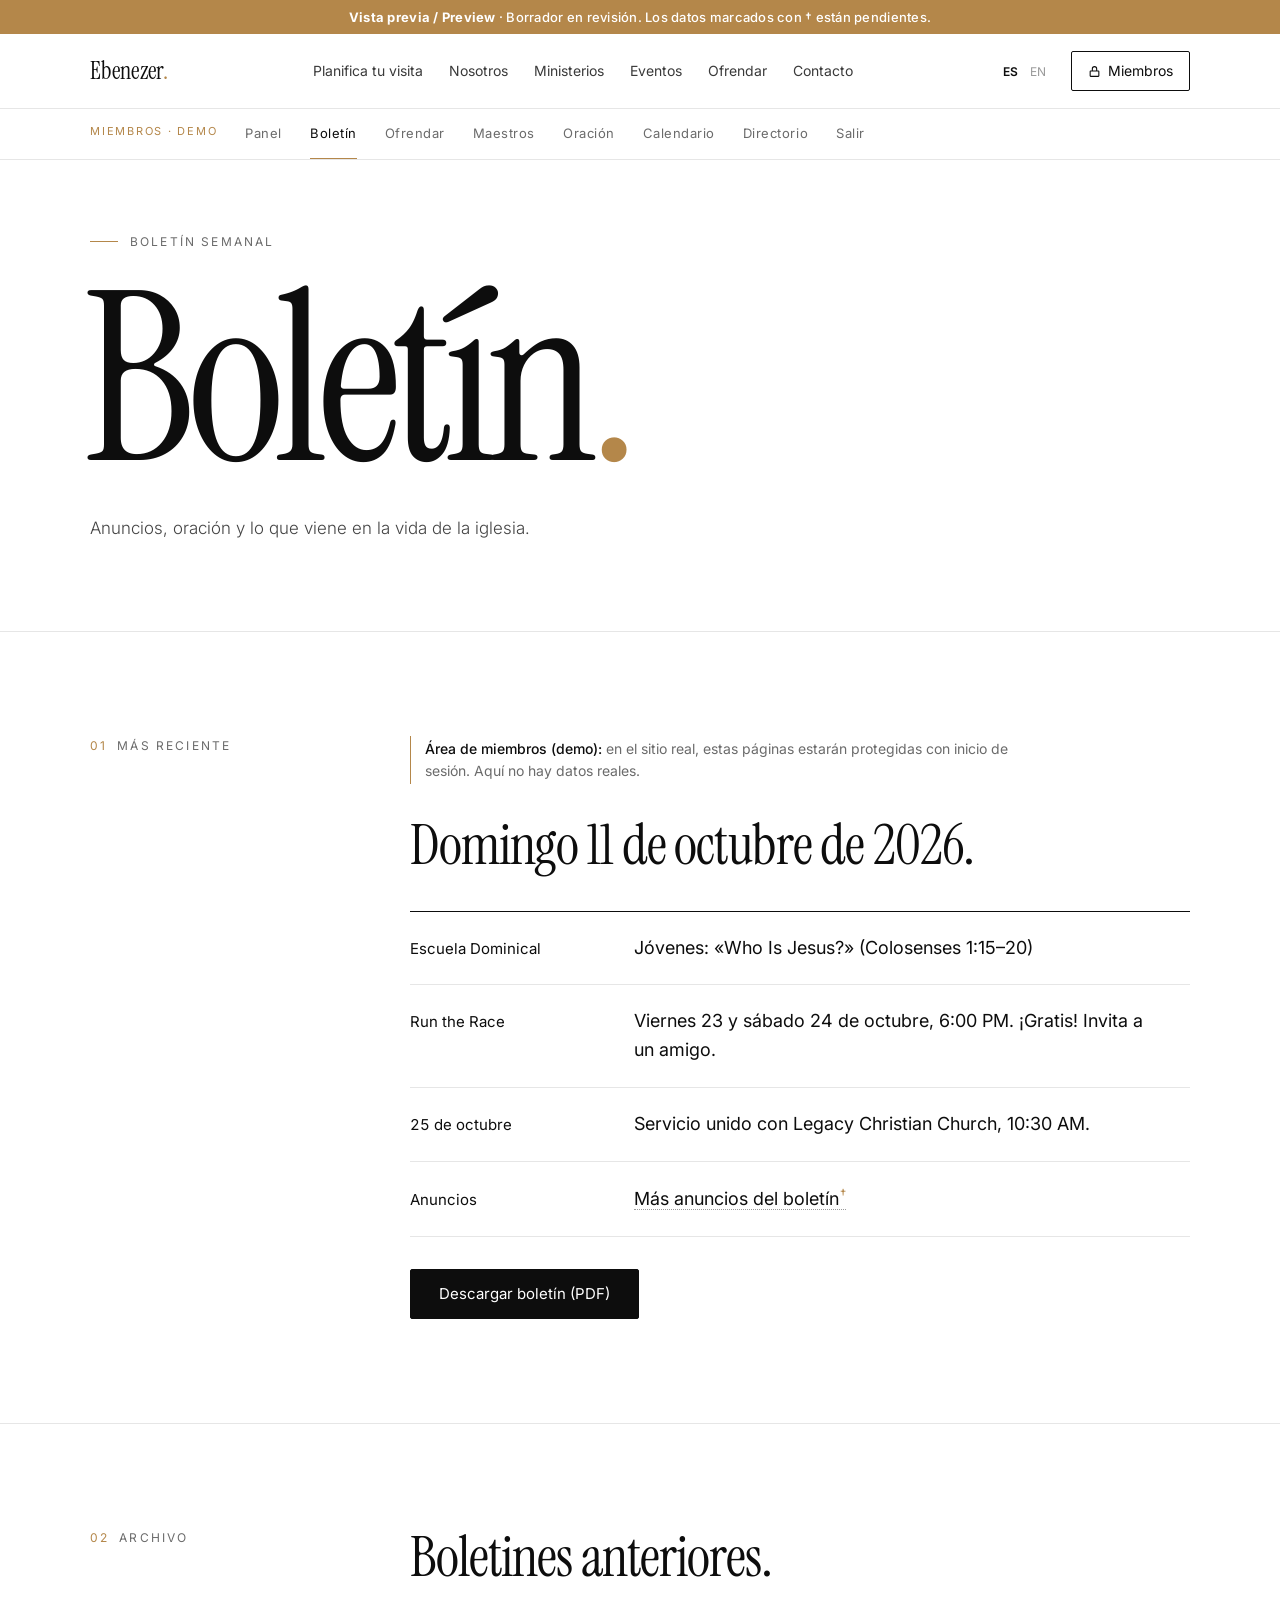
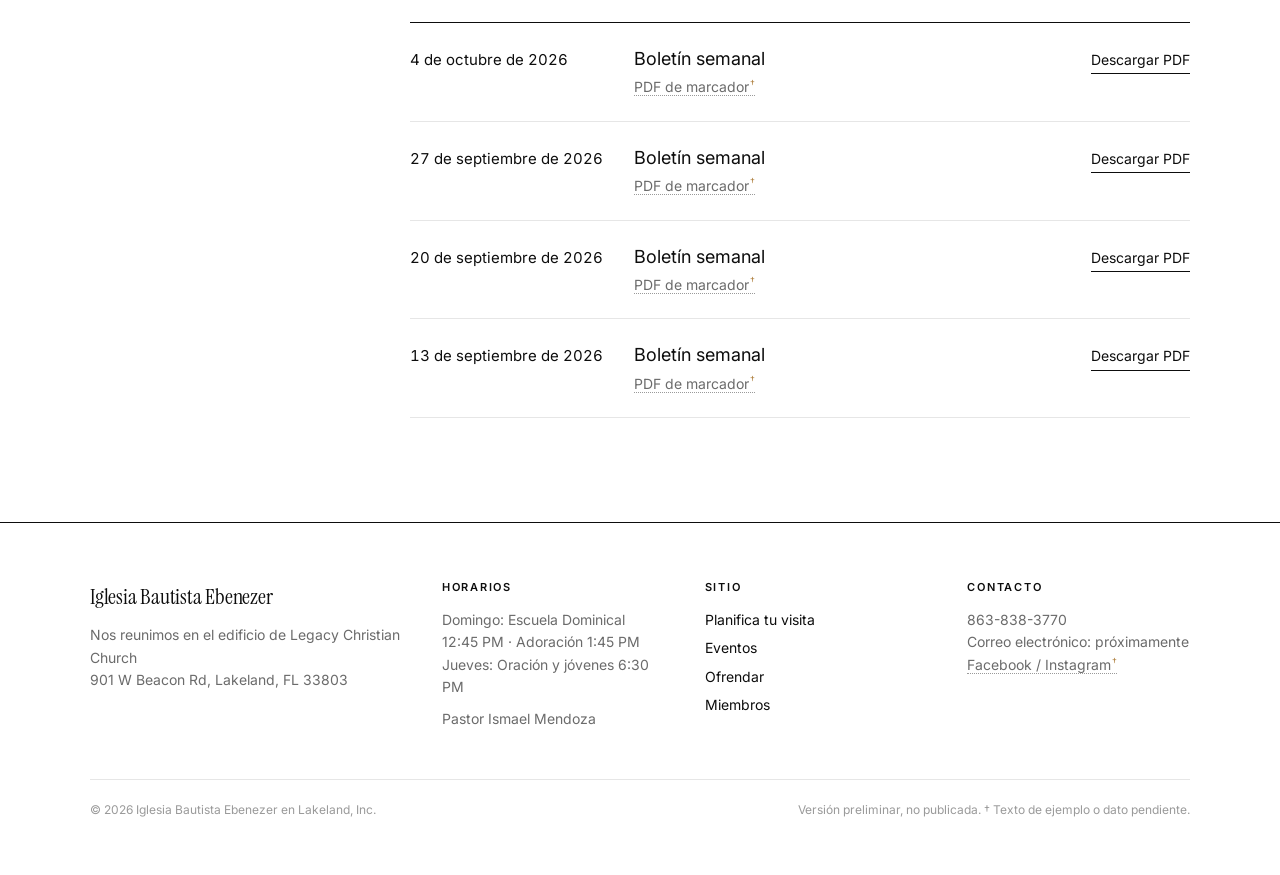
<file: miembros-boletin.html>
<!doctype html>
<html lang="es">
<head>
<meta charset="utf-8">
<meta name="viewport" content="width=device-width, initial-scale=1">
<meta name="robots" content="noindex, nofollow">
<title data-es="Boletín · Iglesia Bautista Ebenezer" data-en="Bulletin · Iglesia Bautista Ebenezer">Boletín · Iglesia Bautista Ebenezer</title>
<meta name="description" content="Iglesia Bautista Ebenezer, iglesia bilingüe en Lakeland, FL. Domingos 12:45 PM · Jueves 6:30 PM. 901 W Beacon Rd.">
<link rel="icon" href="data:image/svg+xml,%3Csvg xmlns=%22http://www.w3.org/2000/svg%22 viewBox=%220 0 48 48%22%3E%3Crect width=%2248%22 height=%2248%22 fill=%22%230d0d0d%22/%3E%3Ctext x=%2224%22 y=%2236%22 font-family=%22Georgia,serif%22 font-size=%2232%22 fill=%22white%22 text-anchor=%22middle%22%3EE%3C/text%3E%3Ccircle cx=%2238%22 cy=%2234%22 r=%223%22 fill=%22%23b4874a%22/%3E%3C/svg%3E">
<link rel="preconnect" href="https://fonts.googleapis.com">
<link rel="preconnect" href="https://fonts.gstatic.com" crossorigin>
<link href="https://fonts.googleapis.com/css2?family=Instrument+Serif:ital@0;1&family=Inter:wght@300..700&display=swap" rel="stylesheet">
<link rel="stylesheet" href="assets/site.css">
</head>
<body>
<div class="preview-banner" role="note"><strong>Vista previa / Preview</strong> · <span data-l="es">Borrador en revisión. Los datos marcados con † están pendientes.</span><span data-l="en">Draft under review. Items marked † are still pending.</span></div>
<a class="skip" href="#main"><span data-l="es">Saltar al contenido</span><span data-l="en">Skip to content</span></a>
<header class="site">
 <div class="wrap nav">
  <a class="brand" href="index.html" aria-label="Iglesia Bautista Ebenezer">Ebenezer<b>.</b></a>
  <ul class="menu"><li><a href="visita.html"><span data-l="es">Planifica tu visita</span><span data-l="en">Plan Your Visit</span></a></li><li><a href="nosotros.html"><span data-l="es">Nosotros</span><span data-l="en">About</span></a></li><li><a href="ministerios.html"><span data-l="es">Ministerios</span><span data-l="en">Ministries</span></a></li><li><a href="eventos.html"><span data-l="es">Eventos</span><span data-l="en">Events</span></a></li><li><a href="miembros-ofrendar.html"><span data-l="es">Ofrendar</span><span data-l="en">Give</span></a></li><li><a href="contacto.html"><span data-l="es">Contacto</span><span data-l="en">Contact</span></a></li></ul>
  <div class="right">
   <div class="lang" role="group" aria-label="Idioma / Language"><button data-set="es" aria-pressed="true">ES</button><button data-set="en" aria-pressed="false">EN</button></div>
   <a class="login" href="miembros-panel.html"><svg width="13" height="13" viewBox="0 0 24 24" fill="none" stroke="currentColor" stroke-width="2" aria-hidden="true"><rect x="4" y="11" width="16" height="10" rx="1"/><path d="M8 11V7a4 4 0 0 1 8 0v4"/></svg><span class="lbl"><span data-l="es">Miembros</span><span data-l="en">Members</span></span></a>
   <button class="burger" aria-expanded="false" aria-label="Menú / Menu"><span data-l="es">Menú</span><span data-l="en">Menu</span></button>
  </div>
 </div>
</header>
<nav class="mnav" aria-label="Menú"><a href="index.html"><span data-l="es">Inicio</span><span data-l="en">Home</span></a><a href="visita.html"><span data-l="es">Planifica tu visita</span><span data-l="en">Plan Your Visit</span></a><a href="nosotros.html"><span data-l="es">Nosotros</span><span data-l="en">About</span></a><a href="ministerios.html"><span data-l="es">Ministerios</span><span data-l="en">Ministries</span></a><a href="eventos.html"><span data-l="es">Eventos</span><span data-l="en">Events</span></a><a href="miembros-ofrendar.html"><span data-l="es">Ofrendar</span><span data-l="en">Give</span></a><a href="contacto.html"><span data-l="es">Contacto</span><span data-l="en">Contact</span></a><a href="miembros.html"><span data-l="es">Miembros</span><span data-l="en">Members</span></a></nav>
<div class="subnav"><div class="wrap"><span class="tag"><span data-l="es">Miembros · demo</span><span data-l="en">Members · demo</span></span><a href="miembros-panel.html"><span data-l="es">Panel</span><span data-l="en">Dashboard</span></a><a href="miembros-boletin.html" aria-current=page><span data-l="es">Boletín</span><span data-l="en">Bulletin</span></a><a href="miembros-ofrendar.html"><span data-l="es">Ofrendar</span><span data-l="en">Give</span></a><a href="miembros-maestros.html"><span data-l="es">Maestros</span><span data-l="en">Teachers</span></a><a href="miembros-oracion.html"><span data-l="es">Oración</span><span data-l="en">Prayer</span></a><a href="miembros-calendario.html"><span data-l="es">Calendario</span><span data-l="en">Calendar</span></a><a href="miembros-directorio.html"><span data-l="es">Directorio</span><span data-l="en">Directory</span></a><a href="miembros.html"><span data-l="es">Salir</span><span data-l="en">Sign out</span></a></div></div>
<main id="main">
 <div class="wrap phead">
  <p class="eyebrow"><span data-l="es">Boletín semanal</span><span data-l="en">Weekly bulletin</span></p>
  <h1 class="title"><span data-l="es">Boletín<em>.</em></span><span data-l="en">Bulletin<em>.</em></span></h1>
  <p class="lede" style="margin-top:36px"><span data-l="es">Anuncios, oración y lo que viene en la vida de la iglesia.</span><span data-l="en">Announcements, prayer, and what’s ahead in church life.</span></p>
 </div>
 <section class="s"><div class="wrap sec"><p class="num"><span>01</span><span data-l="es">Más reciente</span><span data-l="en">Latest</span></p><div><p class="note"><b><span data-l="es">Área de miembros (demo):</span><span data-l="en">Members area (demo):</span></b> <span data-l="es">en el sitio real, estas páginas estarán protegidas con inicio de sesión. Aquí no hay datos reales.</span><span data-l="en">on the live site these pages will be behind a sign-in. No real data here.</span></p>
  <h2><span data-l="es">Domingo 11 de octubre de 2026.</span><span data-l="en">Sunday, October 11, 2026.</span></h2>
  <div class="rows">
   <div class="row"><span class="t"><span data-l="es">Escuela Dominical</span><span data-l="en">Sunday School</span></span><span class="n"><span data-l="es">Jóvenes: «Who Is Jesus?» (Colosenses 1:15–20)</span><span data-l="en">Youth: “Who Is Jesus?” (Colossians 1:15–20)</span></span><span class="tag"></span></div>
   <div class="row"><span class="t">Run the Race</span><span class="n"><span data-l="es">Viernes 23 y sábado 24 de octubre, 6:00 PM. ¡Gratis! Invita a un amigo.</span><span data-l="en">Friday Oct 23 &amp; Saturday Oct 24, 6:00 PM. Free! Bring a friend.</span></span><span class="tag"></span></div>
   <div class="row"><span class="t"><span data-l="es">25 de octubre</span><span data-l="en">October 25</span></span><span class="n"><span data-l="es">Servicio unido con Legacy Christian Church, 10:30 AM.</span><span data-l="en">Joint service with Legacy Christian Church, 10:30 AM.</span></span><span class="tag"></span></div>
   <div class="row"><span class="t"><span data-l="es">Anuncios</span><span data-l="en">Announcements</span></span><span class="n"><span class="ph"><span data-l="es">Más anuncios del boletín</span><span data-l="en">More bulletin announcements</span></span></span><span class="tag"></span></div>
  </div>
  <div class="cta" style="margin-top:32px"><a class="btn" href="assets/docs/boletin-2026-10-11-placeholder.pdf" download><span data-l="es">Descargar boletín (PDF)</span><span data-l="en">Download bulletin (PDF)</span></a></div>
 </div></div></section>
 <section class="s"><div class="wrap sec"><p class="num"><span>02</span><span data-l="es">Archivo</span><span data-l="en">Archive</span></p><div>
  <h2><span data-l="es">Boletines anteriores.</span><span data-l="en">Past bulletins.</span></h2><div class="rows"><div class="row"><span class="t"><span data-l="es">4 de octubre de 2026</span><span data-l="en">October 4, 2026</span></span><span class="n"><span data-l="es">Boletín semanal</span><span data-l="en">Weekly bulletin</span><small><span class="ph"><span data-l="es">PDF de marcador</span><span data-l="en">Placeholder PDF</span></span></small></span><a class="act link" href="assets/docs/boletin-2026-10-04-placeholder.pdf" download><span data-l="es">Descargar PDF</span><span data-l="en">Download PDF</span></a></div><div class="row"><span class="t"><span data-l="es">27 de septiembre de 2026</span><span data-l="en">September 27, 2026</span></span><span class="n"><span data-l="es">Boletín semanal</span><span data-l="en">Weekly bulletin</span><small><span class="ph"><span data-l="es">PDF de marcador</span><span data-l="en">Placeholder PDF</span></span></small></span><a class="act link" href="assets/docs/boletin-2026-09-27-placeholder.pdf" download><span data-l="es">Descargar PDF</span><span data-l="en">Download PDF</span></a></div><div class="row"><span class="t"><span data-l="es">20 de septiembre de 2026</span><span data-l="en">September 20, 2026</span></span><span class="n"><span data-l="es">Boletín semanal</span><span data-l="en">Weekly bulletin</span><small><span class="ph"><span data-l="es">PDF de marcador</span><span data-l="en">Placeholder PDF</span></span></small></span><a class="act link" href="assets/docs/boletin-2026-09-20-placeholder.pdf" download><span data-l="es">Descargar PDF</span><span data-l="en">Download PDF</span></a></div><div class="row"><span class="t"><span data-l="es">13 de septiembre de 2026</span><span data-l="en">September 13, 2026</span></span><span class="n"><span data-l="es">Boletín semanal</span><span data-l="en">Weekly bulletin</span><small><span class="ph"><span data-l="es">PDF de marcador</span><span data-l="en">Placeholder PDF</span></span></small></span><a class="act link" href="assets/docs/boletin-2026-09-13-placeholder.pdf" download><span data-l="es">Descargar PDF</span><span data-l="en">Download PDF</span></a></div></div>
 </div></div></section>
</main>
<footer class="site">
 <div class="wrap">
  <div class="foot">
   <div><a class="brand" href="index.html">Iglesia Bautista Ebenezer</a><p><span data-l="es">Nos reunimos en el edificio de Legacy Christian Church</span><span data-l="en">We meet in the Legacy Christian Church building</span><br>901 W Beacon Rd, Lakeland, FL 33803</p></div>
   <div><h4><span data-l="es">Horarios</span><span data-l="en">Times</span></h4><p><span data-l="es">Domingo</span><span data-l="en">Sunday</span>: <span data-l="es">Escuela Dominical</span><span data-l="en">Sunday School</span> 12:45 PM · <span data-l="es">Adoración</span><span data-l="en">Worship</span> 1:45 PM<br><span data-l="es">Jueves</span><span data-l="en">Thursday</span>: <span data-l="es">Oración y jóvenes</span><span data-l="en">Prayer &amp; youth</span> 6:30 PM</p><p style="margin-top:10px">Pastor Ismael Mendoza</p></div>
   <div><h4><span data-l="es">Sitio</span><span data-l="en">Site</span></h4><ul><li><a href="visita.html"><span data-l="es">Planifica tu visita</span><span data-l="en">Plan Your Visit</span></a></li><li><a href="eventos.html"><span data-l="es">Eventos</span><span data-l="en">Events</span></a></li><li><a href="miembros-ofrendar.html"><span data-l="es">Ofrendar</span><span data-l="en">Give</span></a></li><li><a href="miembros.html"><span data-l="es">Miembros</span><span data-l="en">Members</span></a></li></ul></div>
   <div><h4><span data-l="es">Contacto</span><span data-l="en">Contact</span></h4><p><a href="tel:+18638383770">863-838-3770</a><br><span data-l="es">Correo electrónico: próximamente</span><span data-l="en">Email: coming soon</span><br><span class="ph"><span data-l="es">Facebook / Instagram</span><span data-l="en">Facebook / Instagram</span></span></p></div>
  </div>
  <div class="legal"><span>© 2026 Iglesia Bautista Ebenezer en Lakeland, Inc.</span><span><span data-l="es">Versión preliminar, no publicada. † Texto de ejemplo o dato pendiente.</span><span data-l="en">Preview version, not published. † Sample text or pending detail.</span></span></div>
 </div>
</footer>
<script src="assets/site.js"></script>
</body>
</html>
</file>
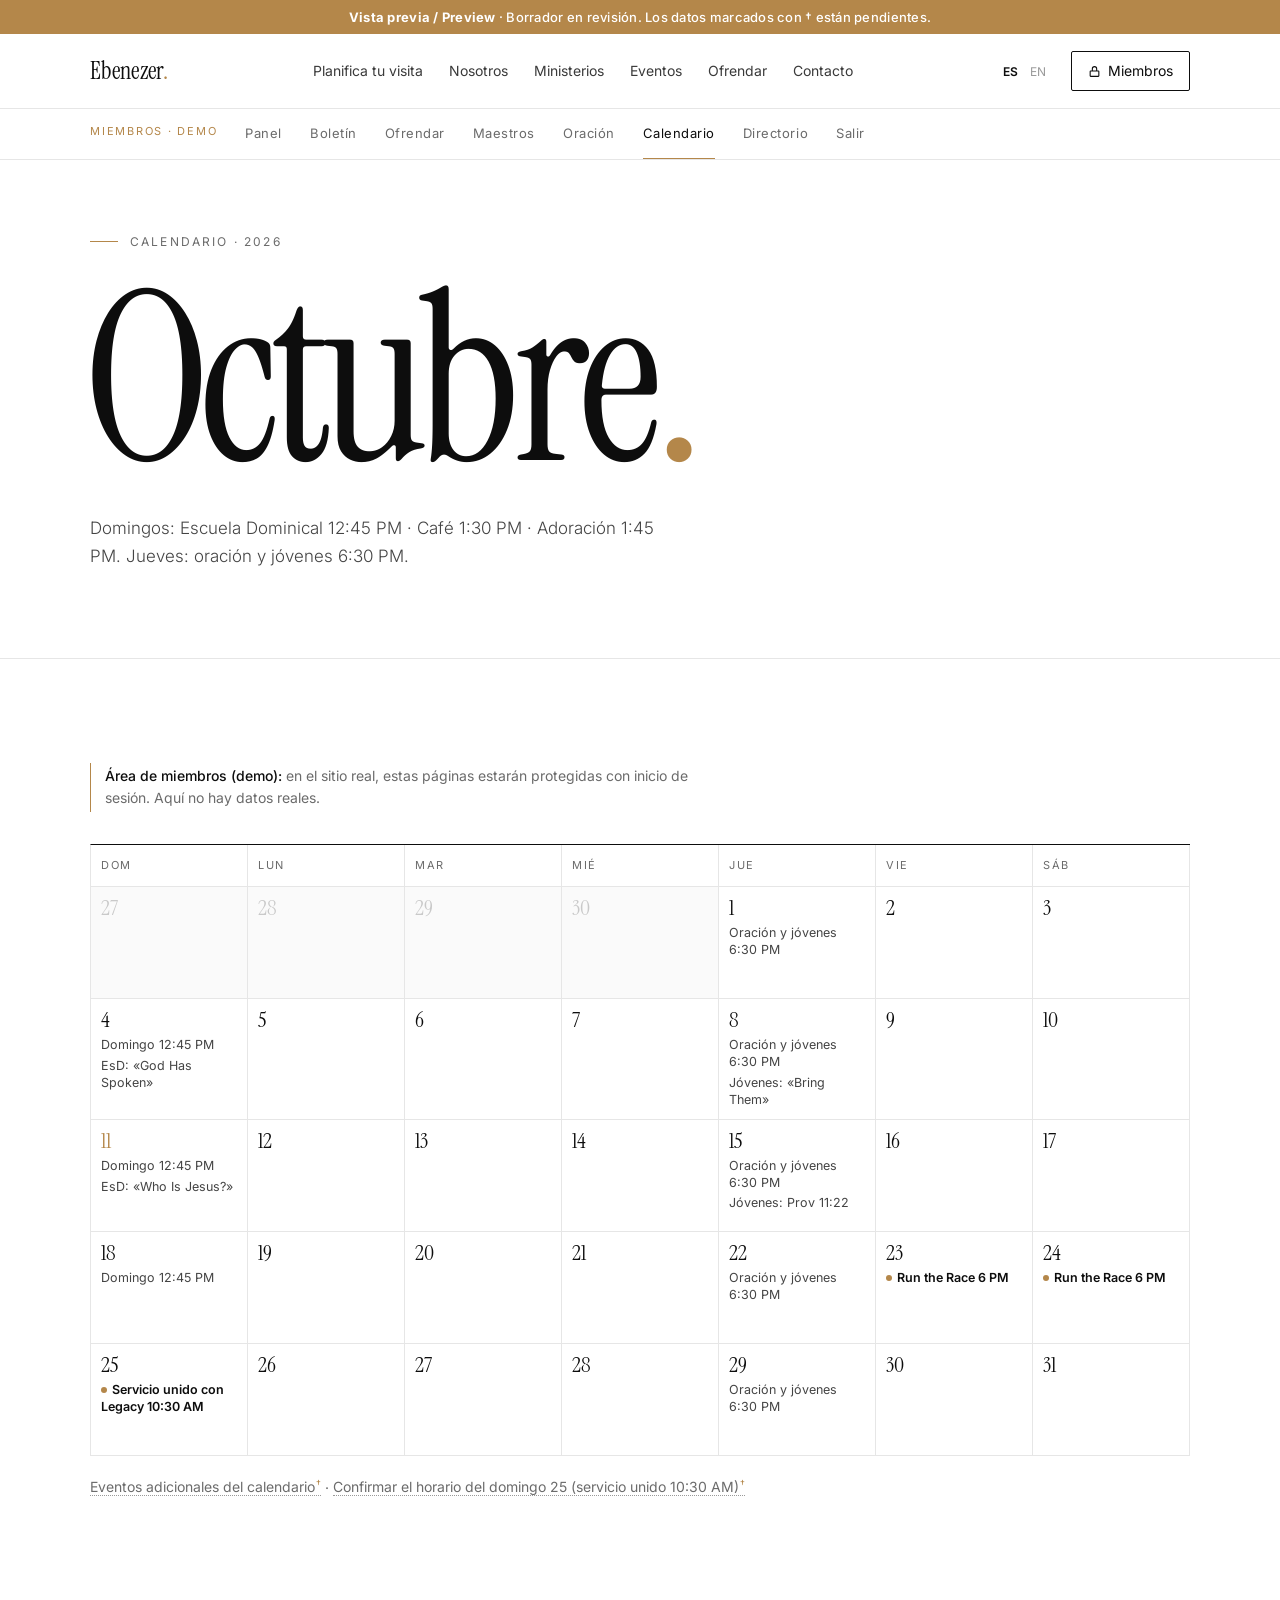
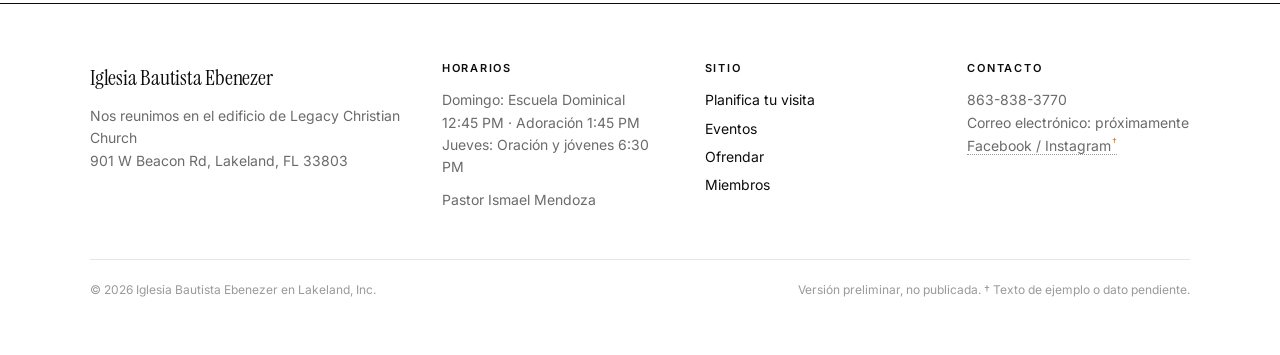
<file: miembros-calendario.html>
<!doctype html>
<html lang="es">
<head>
<meta charset="utf-8">
<meta name="viewport" content="width=device-width, initial-scale=1">
<meta name="robots" content="noindex, nofollow">
<title data-es="Calendario · Iglesia Bautista Ebenezer" data-en="Calendar · Iglesia Bautista Ebenezer">Calendario · Iglesia Bautista Ebenezer</title>
<meta name="description" content="Iglesia Bautista Ebenezer, iglesia bilingüe en Lakeland, FL. Domingos 12:45 PM · Jueves 6:30 PM. 901 W Beacon Rd.">
<link rel="icon" href="data:image/svg+xml,%3Csvg xmlns=%22http://www.w3.org/2000/svg%22 viewBox=%220 0 48 48%22%3E%3Crect width=%2248%22 height=%2248%22 fill=%22%230d0d0d%22/%3E%3Ctext x=%2224%22 y=%2236%22 font-family=%22Georgia,serif%22 font-size=%2232%22 fill=%22white%22 text-anchor=%22middle%22%3EE%3C/text%3E%3Ccircle cx=%2238%22 cy=%2234%22 r=%223%22 fill=%22%23b4874a%22/%3E%3C/svg%3E">
<link rel="preconnect" href="https://fonts.googleapis.com">
<link rel="preconnect" href="https://fonts.gstatic.com" crossorigin>
<link href="https://fonts.googleapis.com/css2?family=Instrument+Serif:ital@0;1&family=Inter:wght@300..700&display=swap" rel="stylesheet">
<link rel="stylesheet" href="assets/site.css">
</head>
<body>
<div class="preview-banner" role="note"><strong>Vista previa / Preview</strong> · <span data-l="es">Borrador en revisión. Los datos marcados con † están pendientes.</span><span data-l="en">Draft under review. Items marked † are still pending.</span></div>
<a class="skip" href="#main"><span data-l="es">Saltar al contenido</span><span data-l="en">Skip to content</span></a>
<header class="site">
 <div class="wrap nav">
  <a class="brand" href="index.html" aria-label="Iglesia Bautista Ebenezer">Ebenezer<b>.</b></a>
  <ul class="menu"><li><a href="visita.html"><span data-l="es">Planifica tu visita</span><span data-l="en">Plan Your Visit</span></a></li><li><a href="nosotros.html"><span data-l="es">Nosotros</span><span data-l="en">About</span></a></li><li><a href="ministerios.html"><span data-l="es">Ministerios</span><span data-l="en">Ministries</span></a></li><li><a href="eventos.html"><span data-l="es">Eventos</span><span data-l="en">Events</span></a></li><li><a href="miembros-ofrendar.html"><span data-l="es">Ofrendar</span><span data-l="en">Give</span></a></li><li><a href="contacto.html"><span data-l="es">Contacto</span><span data-l="en">Contact</span></a></li></ul>
  <div class="right">
   <div class="lang" role="group" aria-label="Idioma / Language"><button data-set="es" aria-pressed="true">ES</button><button data-set="en" aria-pressed="false">EN</button></div>
   <a class="login" href="miembros-panel.html"><svg width="13" height="13" viewBox="0 0 24 24" fill="none" stroke="currentColor" stroke-width="2" aria-hidden="true"><rect x="4" y="11" width="16" height="10" rx="1"/><path d="M8 11V7a4 4 0 0 1 8 0v4"/></svg><span class="lbl"><span data-l="es">Miembros</span><span data-l="en">Members</span></span></a>
   <button class="burger" aria-expanded="false" aria-label="Menú / Menu"><span data-l="es">Menú</span><span data-l="en">Menu</span></button>
  </div>
 </div>
</header>
<nav class="mnav" aria-label="Menú"><a href="index.html"><span data-l="es">Inicio</span><span data-l="en">Home</span></a><a href="visita.html"><span data-l="es">Planifica tu visita</span><span data-l="en">Plan Your Visit</span></a><a href="nosotros.html"><span data-l="es">Nosotros</span><span data-l="en">About</span></a><a href="ministerios.html"><span data-l="es">Ministerios</span><span data-l="en">Ministries</span></a><a href="eventos.html"><span data-l="es">Eventos</span><span data-l="en">Events</span></a><a href="miembros-ofrendar.html"><span data-l="es">Ofrendar</span><span data-l="en">Give</span></a><a href="contacto.html"><span data-l="es">Contacto</span><span data-l="en">Contact</span></a><a href="miembros.html"><span data-l="es">Miembros</span><span data-l="en">Members</span></a></nav>
<div class="subnav"><div class="wrap"><span class="tag"><span data-l="es">Miembros · demo</span><span data-l="en">Members · demo</span></span><a href="miembros-panel.html"><span data-l="es">Panel</span><span data-l="en">Dashboard</span></a><a href="miembros-boletin.html"><span data-l="es">Boletín</span><span data-l="en">Bulletin</span></a><a href="miembros-ofrendar.html"><span data-l="es">Ofrendar</span><span data-l="en">Give</span></a><a href="miembros-maestros.html"><span data-l="es">Maestros</span><span data-l="en">Teachers</span></a><a href="miembros-oracion.html"><span data-l="es">Oración</span><span data-l="en">Prayer</span></a><a href="miembros-calendario.html" aria-current=page><span data-l="es">Calendario</span><span data-l="en">Calendar</span></a><a href="miembros-directorio.html"><span data-l="es">Directorio</span><span data-l="en">Directory</span></a><a href="miembros.html"><span data-l="es">Salir</span><span data-l="en">Sign out</span></a></div></div>
<main id="main">
 <div class="wrap phead">
  <p class="eyebrow"><span data-l="es">Calendario · 2026</span><span data-l="en">Calendar · 2026</span></p>
  <h1 class="title"><span data-l="es">Octubre<em>.</em></span><span data-l="en">October<em>.</em></span></h1>
  <p class="lede" style="margin-top:36px"><span data-l="es">Domingos: Escuela Dominical 12:45 PM · Café 1:30 PM · Adoración 1:45 PM. Jueves: oración y jóvenes 6:30 PM.</span><span data-l="en">Sundays: Sunday School 12:45 PM · Coffee 1:30 PM · Worship 1:45 PM. Thursdays: prayer &amp; youth 6:30 PM.</span></p>
 </div>
 <section class="s"><div class="wrap"><p class="note"><b><span data-l="es">Área de miembros (demo):</span><span data-l="en">Members area (demo):</span></b> <span data-l="es">en el sitio real, estas páginas estarán protegidas con inicio de sesión. Aquí no hay datos reales.</span><span data-l="en">on the live site these pages will be behind a sign-in. No real data here.</span></p>
  <div class="cal"><div class="h"><span data-l="es">Dom</span><span data-l="en">Sun</span></div><div class="h"><span data-l="es">Lun</span><span data-l="en">Mon</span></div><div class="h"><span data-l="es">Mar</span><span data-l="en">Tue</span></div><div class="h"><span data-l="es">Mié</span><span data-l="en">Wed</span></div><div class="h"><span data-l="es">Jue</span><span data-l="en">Thu</span></div><div class="h"><span data-l="es">Vie</span><span data-l="en">Fri</span></div><div class="h"><span data-l="es">Sáb</span><span data-l="en">Sat</span></div><div class="d out"><b style="color:#c9c9c9">27</b></div><div class="d out"><b style="color:#c9c9c9">28</b></div><div class="d out"><b style="color:#c9c9c9">29</b></div><div class="d out"><b style="color:#c9c9c9">30</b></div><div class="d"><b>1</b><span class="e"><span data-l="es">Oración y jóvenes 6:30 PM</span><span data-l="en">Prayer &amp; youth 6:30 PM</span></span></div><div class="d"><b>2</b></div><div class="d"><b>3</b></div><div class="d"><b>4</b><span class="e"><span data-l="es">Domingo 12:45 PM</span><span data-l="en">Sunday 12:45 PM</span></span><span class="e"><span data-l="es">EsD: «God Has Spoken»</span><span data-l="en">SS: “God Has Spoken”</span></span></div><div class="d"><b>5</b></div><div class="d"><b>6</b></div><div class="d"><b>7</b></div><div class="d"><b>8</b><span class="e"><span data-l="es">Oración y jóvenes 6:30 PM</span><span data-l="en">Prayer &amp; youth 6:30 PM</span></span><span class="e"><span data-l="es">Jóvenes: «Bring Them»</span><span data-l="en">Youth: “Bring Them”</span></span></div><div class="d"><b>9</b></div><div class="d"><b>10</b></div><div class="d today"><b>11</b><span class="e"><span data-l="es">Domingo 12:45 PM</span><span data-l="en">Sunday 12:45 PM</span></span><span class="e"><span data-l="es">EsD: «Who Is Jesus?»</span><span data-l="en">SS: “Who Is Jesus?”</span></span></div><div class="d"><b>12</b></div><div class="d"><b>13</b></div><div class="d"><b>14</b></div><div class="d"><b>15</b><span class="e"><span data-l="es">Oración y jóvenes 6:30 PM</span><span data-l="en">Prayer &amp; youth 6:30 PM</span></span><span class="e"><span data-l="es">Jóvenes: Prov 11:22</span><span data-l="en">Youth: Prov 11:22</span></span></div><div class="d"><b>16</b></div><div class="d"><b>17</b></div><div class="d"><b>18</b><span class="e"><span data-l="es">Domingo 12:45 PM</span><span data-l="en">Sunday 12:45 PM</span></span></div><div class="d"><b>19</b></div><div class="d"><b>20</b></div><div class="d"><b>21</b></div><div class="d"><b>22</b><span class="e"><span data-l="es">Oración y jóvenes 6:30 PM</span><span data-l="en">Prayer &amp; youth 6:30 PM</span></span></div><div class="d"><b>23</b><span class="e hl"><span data-l="es">Run the Race 6 PM</span><span data-l="en">Run the Race 6 PM</span></span></div><div class="d"><b>24</b><span class="e hl"><span data-l="es">Run the Race 6 PM</span><span data-l="en">Run the Race 6 PM</span></span></div><div class="d"><b>25</b><span class="e hl"><span data-l="es">Servicio unido con Legacy 10:30 AM</span><span data-l="en">Joint service with Legacy 10:30 AM</span></span></div><div class="d"><b>26</b></div><div class="d"><b>27</b></div><div class="d"><b>28</b></div><div class="d"><b>29</b><span class="e"><span data-l="es">Oración y jóvenes 6:30 PM</span><span data-l="en">Prayer &amp; youth 6:30 PM</span></span></div><div class="d"><b>30</b></div><div class="d"><b>31</b></div></div>
  <div class="cal-list"><div class="rows"><div class="row"><span class="t"><span data-l="es">Jue 1 oct</span><span data-l="en">Thu Oct 1</span></span><span class="n"><span data-l="es">Oración y jóvenes 6:30 PM</span><span data-l="en">Prayer &amp; youth 6:30 PM</span></span><span class="tag"></span></div><div class="row"><span class="t"><span data-l="es">Dom 4 oct</span><span data-l="en">Sun Oct 4</span></span><span class="n"><span data-l="es">Domingo 12:45 PM</span><span data-l="en">Sunday 12:45 PM</span><br><span data-l="es">EsD: «God Has Spoken»</span><span data-l="en">SS: “God Has Spoken”</span></span><span class="tag"></span></div><div class="row"><span class="t"><span data-l="es">Jue 8 oct</span><span data-l="en">Thu Oct 8</span></span><span class="n"><span data-l="es">Oración y jóvenes 6:30 PM</span><span data-l="en">Prayer &amp; youth 6:30 PM</span><br><span data-l="es">Jóvenes: «Bring Them»</span><span data-l="en">Youth: “Bring Them”</span></span><span class="tag"></span></div><div class="row"><span class="t"><span data-l="es">Dom 11 oct</span><span data-l="en">Sun Oct 11</span></span><span class="n"><span data-l="es">Domingo 12:45 PM</span><span data-l="en">Sunday 12:45 PM</span><br><span data-l="es">EsD: «Who Is Jesus?»</span><span data-l="en">SS: “Who Is Jesus?”</span></span><span class="tag"></span></div><div class="row"><span class="t"><span data-l="es">Jue 15 oct</span><span data-l="en">Thu Oct 15</span></span><span class="n"><span data-l="es">Oración y jóvenes 6:30 PM</span><span data-l="en">Prayer &amp; youth 6:30 PM</span><br><span data-l="es">Jóvenes: Prov 11:22</span><span data-l="en">Youth: Prov 11:22</span></span><span class="tag"></span></div><div class="row"><span class="t"><span data-l="es">Dom 18 oct</span><span data-l="en">Sun Oct 18</span></span><span class="n"><span data-l="es">Domingo 12:45 PM</span><span data-l="en">Sunday 12:45 PM</span></span><span class="tag"></span></div><div class="row"><span class="t"><span data-l="es">Jue 22 oct</span><span data-l="en">Thu Oct 22</span></span><span class="n"><span data-l="es">Oración y jóvenes 6:30 PM</span><span data-l="en">Prayer &amp; youth 6:30 PM</span></span><span class="tag"></span></div><div class="row"><span class="t"><span data-l="es">Vie 23 oct</span><span data-l="en">Fri Oct 23</span></span><span class="n"><span data-l="es">Run the Race 6 PM</span><span data-l="en">Run the Race 6 PM</span></span><span class="tag"></span></div><div class="row"><span class="t"><span data-l="es">Sáb 24 oct</span><span data-l="en">Sat Oct 24</span></span><span class="n"><span data-l="es">Run the Race 6 PM</span><span data-l="en">Run the Race 6 PM</span></span><span class="tag"></span></div><div class="row"><span class="t"><span data-l="es">Dom 25 oct</span><span data-l="en">Sun Oct 25</span></span><span class="n"><span data-l="es">Servicio unido con Legacy 10:30 AM</span><span data-l="en">Joint service with Legacy 10:30 AM</span></span><span class="tag"></span></div><div class="row"><span class="t"><span data-l="es">Jue 29 oct</span><span data-l="en">Thu Oct 29</span></span><span class="n"><span data-l="es">Oración y jóvenes 6:30 PM</span><span data-l="en">Prayer &amp; youth 6:30 PM</span></span><span class="tag"></span></div></div></div>
  <p class="muted small" style="margin-top:20px"><span class="ph"><span data-l="es">Eventos adicionales del calendario</span><span data-l="en">Additional calendar events</span></span> · <span class="ph"><span data-l="es">Confirmar el horario del domingo 25 (servicio unido 10:30 AM)</span><span data-l="en">Confirm the Oct 25 schedule (joint service 10:30 AM)</span></span></p>
 </div></section>
</main>
<footer class="site">
 <div class="wrap">
  <div class="foot">
   <div><a class="brand" href="index.html">Iglesia Bautista Ebenezer</a><p><span data-l="es">Nos reunimos en el edificio de Legacy Christian Church</span><span data-l="en">We meet in the Legacy Christian Church building</span><br>901 W Beacon Rd, Lakeland, FL 33803</p></div>
   <div><h4><span data-l="es">Horarios</span><span data-l="en">Times</span></h4><p><span data-l="es">Domingo</span><span data-l="en">Sunday</span>: <span data-l="es">Escuela Dominical</span><span data-l="en">Sunday School</span> 12:45 PM · <span data-l="es">Adoración</span><span data-l="en">Worship</span> 1:45 PM<br><span data-l="es">Jueves</span><span data-l="en">Thursday</span>: <span data-l="es">Oración y jóvenes</span><span data-l="en">Prayer &amp; youth</span> 6:30 PM</p><p style="margin-top:10px">Pastor Ismael Mendoza</p></div>
   <div><h4><span data-l="es">Sitio</span><span data-l="en">Site</span></h4><ul><li><a href="visita.html"><span data-l="es">Planifica tu visita</span><span data-l="en">Plan Your Visit</span></a></li><li><a href="eventos.html"><span data-l="es">Eventos</span><span data-l="en">Events</span></a></li><li><a href="miembros-ofrendar.html"><span data-l="es">Ofrendar</span><span data-l="en">Give</span></a></li><li><a href="miembros.html"><span data-l="es">Miembros</span><span data-l="en">Members</span></a></li></ul></div>
   <div><h4><span data-l="es">Contacto</span><span data-l="en">Contact</span></h4><p><a href="tel:+18638383770">863-838-3770</a><br><span data-l="es">Correo electrónico: próximamente</span><span data-l="en">Email: coming soon</span><br><span class="ph"><span data-l="es">Facebook / Instagram</span><span data-l="en">Facebook / Instagram</span></span></p></div>
  </div>
  <div class="legal"><span>© 2026 Iglesia Bautista Ebenezer en Lakeland, Inc.</span><span><span data-l="es">Versión preliminar, no publicada. † Texto de ejemplo o dato pendiente.</span><span data-l="en">Preview version, not published. † Sample text or pending detail.</span></span></div>
 </div>
</footer>
<script src="assets/site.js"></script>
</body>
</html>
</file>
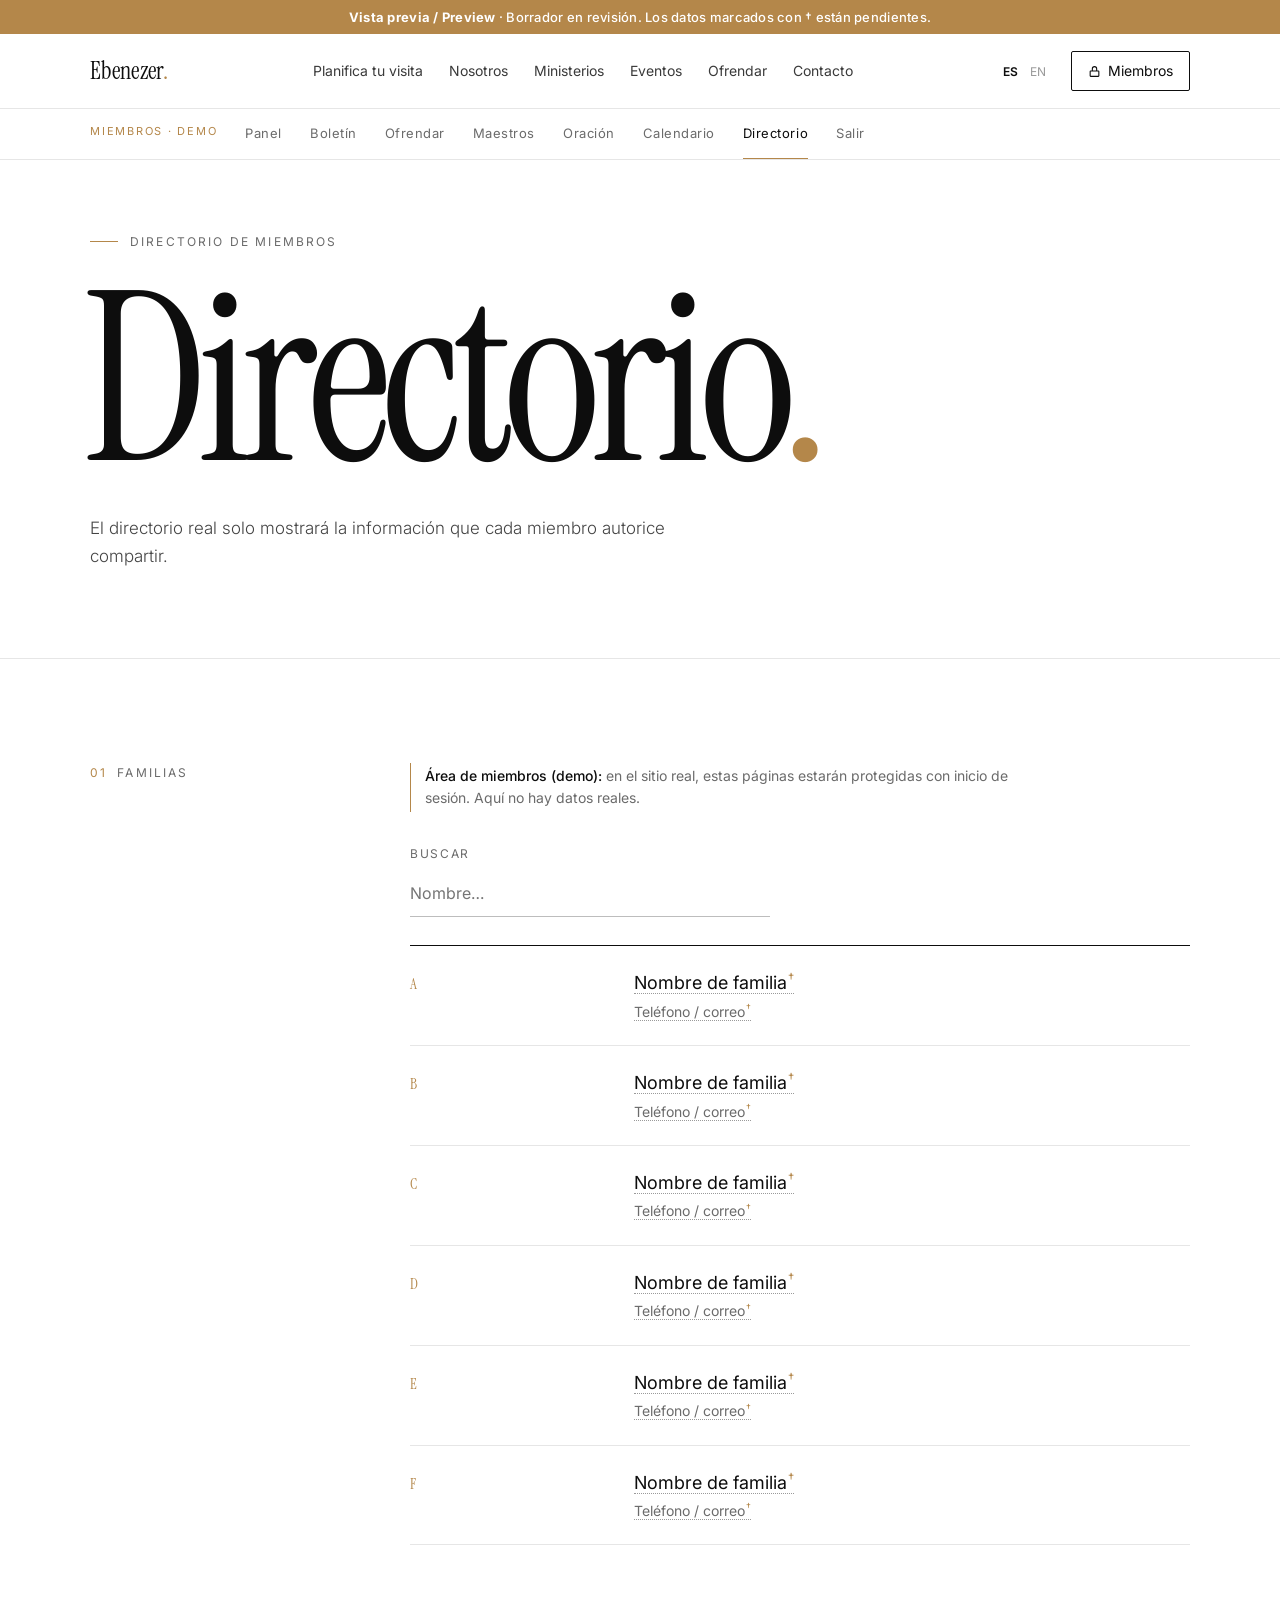
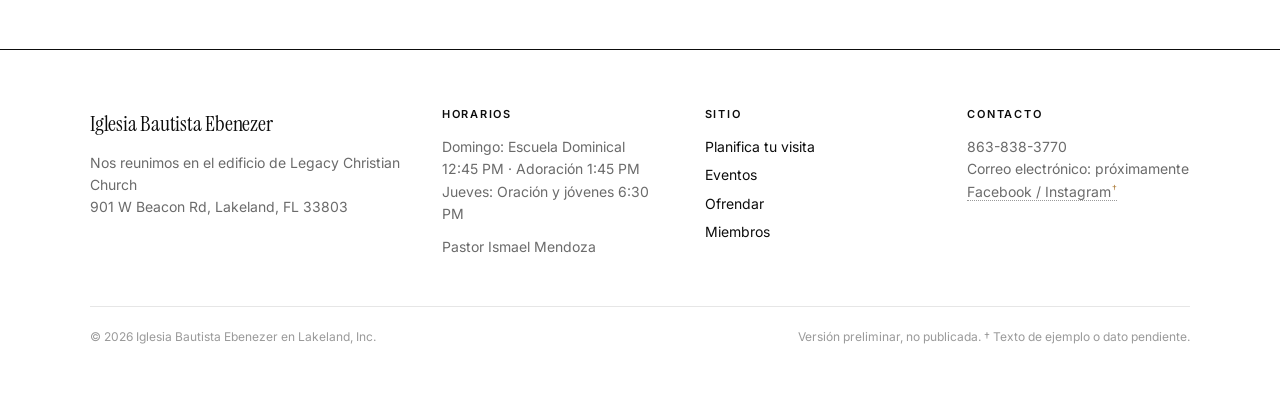
<file: miembros-directorio.html>
<!doctype html>
<html lang="es">
<head>
<meta charset="utf-8">
<meta name="viewport" content="width=device-width, initial-scale=1">
<meta name="robots" content="noindex, nofollow">
<title data-es="Directorio · Iglesia Bautista Ebenezer" data-en="Directory · Iglesia Bautista Ebenezer">Directorio · Iglesia Bautista Ebenezer</title>
<meta name="description" content="Iglesia Bautista Ebenezer, iglesia bilingüe en Lakeland, FL. Domingos 12:45 PM · Jueves 6:30 PM. 901 W Beacon Rd.">
<link rel="icon" href="data:image/svg+xml,%3Csvg xmlns=%22http://www.w3.org/2000/svg%22 viewBox=%220 0 48 48%22%3E%3Crect width=%2248%22 height=%2248%22 fill=%22%230d0d0d%22/%3E%3Ctext x=%2224%22 y=%2236%22 font-family=%22Georgia,serif%22 font-size=%2232%22 fill=%22white%22 text-anchor=%22middle%22%3EE%3C/text%3E%3Ccircle cx=%2238%22 cy=%2234%22 r=%223%22 fill=%22%23b4874a%22/%3E%3C/svg%3E">
<link rel="preconnect" href="https://fonts.googleapis.com">
<link rel="preconnect" href="https://fonts.gstatic.com" crossorigin>
<link href="https://fonts.googleapis.com/css2?family=Instrument+Serif:ital@0;1&family=Inter:wght@300..700&display=swap" rel="stylesheet">
<link rel="stylesheet" href="assets/site.css">
</head>
<body>
<div class="preview-banner" role="note"><strong>Vista previa / Preview</strong> · <span data-l="es">Borrador en revisión. Los datos marcados con † están pendientes.</span><span data-l="en">Draft under review. Items marked † are still pending.</span></div>
<a class="skip" href="#main"><span data-l="es">Saltar al contenido</span><span data-l="en">Skip to content</span></a>
<header class="site">
 <div class="wrap nav">
  <a class="brand" href="index.html" aria-label="Iglesia Bautista Ebenezer">Ebenezer<b>.</b></a>
  <ul class="menu"><li><a href="visita.html"><span data-l="es">Planifica tu visita</span><span data-l="en">Plan Your Visit</span></a></li><li><a href="nosotros.html"><span data-l="es">Nosotros</span><span data-l="en">About</span></a></li><li><a href="ministerios.html"><span data-l="es">Ministerios</span><span data-l="en">Ministries</span></a></li><li><a href="eventos.html"><span data-l="es">Eventos</span><span data-l="en">Events</span></a></li><li><a href="miembros-ofrendar.html"><span data-l="es">Ofrendar</span><span data-l="en">Give</span></a></li><li><a href="contacto.html"><span data-l="es">Contacto</span><span data-l="en">Contact</span></a></li></ul>
  <div class="right">
   <div class="lang" role="group" aria-label="Idioma / Language"><button data-set="es" aria-pressed="true">ES</button><button data-set="en" aria-pressed="false">EN</button></div>
   <a class="login" href="miembros-panel.html"><svg width="13" height="13" viewBox="0 0 24 24" fill="none" stroke="currentColor" stroke-width="2" aria-hidden="true"><rect x="4" y="11" width="16" height="10" rx="1"/><path d="M8 11V7a4 4 0 0 1 8 0v4"/></svg><span class="lbl"><span data-l="es">Miembros</span><span data-l="en">Members</span></span></a>
   <button class="burger" aria-expanded="false" aria-label="Menú / Menu"><span data-l="es">Menú</span><span data-l="en">Menu</span></button>
  </div>
 </div>
</header>
<nav class="mnav" aria-label="Menú"><a href="index.html"><span data-l="es">Inicio</span><span data-l="en">Home</span></a><a href="visita.html"><span data-l="es">Planifica tu visita</span><span data-l="en">Plan Your Visit</span></a><a href="nosotros.html"><span data-l="es">Nosotros</span><span data-l="en">About</span></a><a href="ministerios.html"><span data-l="es">Ministerios</span><span data-l="en">Ministries</span></a><a href="eventos.html"><span data-l="es">Eventos</span><span data-l="en">Events</span></a><a href="miembros-ofrendar.html"><span data-l="es">Ofrendar</span><span data-l="en">Give</span></a><a href="contacto.html"><span data-l="es">Contacto</span><span data-l="en">Contact</span></a><a href="miembros.html"><span data-l="es">Miembros</span><span data-l="en">Members</span></a></nav>
<div class="subnav"><div class="wrap"><span class="tag"><span data-l="es">Miembros · demo</span><span data-l="en">Members · demo</span></span><a href="miembros-panel.html"><span data-l="es">Panel</span><span data-l="en">Dashboard</span></a><a href="miembros-boletin.html"><span data-l="es">Boletín</span><span data-l="en">Bulletin</span></a><a href="miembros-ofrendar.html"><span data-l="es">Ofrendar</span><span data-l="en">Give</span></a><a href="miembros-maestros.html"><span data-l="es">Maestros</span><span data-l="en">Teachers</span></a><a href="miembros-oracion.html"><span data-l="es">Oración</span><span data-l="en">Prayer</span></a><a href="miembros-calendario.html"><span data-l="es">Calendario</span><span data-l="en">Calendar</span></a><a href="miembros-directorio.html" aria-current=page><span data-l="es">Directorio</span><span data-l="en">Directory</span></a><a href="miembros.html"><span data-l="es">Salir</span><span data-l="en">Sign out</span></a></div></div>
<main id="main">
 <div class="wrap phead">
  <p class="eyebrow"><span data-l="es">Directorio de miembros</span><span data-l="en">Member directory</span></p>
  <h1 class="title"><span data-l="es">Directorio<em>.</em></span><span data-l="en">Directory<em>.</em></span></h1>
  <p class="lede" style="margin-top:36px"><span data-l="es">El directorio real solo mostrará la información que cada miembro autorice compartir.</span><span data-l="en">The real directory will only show information each member agrees to share.</span></p>
 </div>
 <section class="s"><div class="wrap sec"><p class="num"><span>01</span><span data-l="es">Familias</span><span data-l="en">Families</span></p><div><p class="note"><b><span data-l="es">Área de miembros (demo):</span><span data-l="en">Members area (demo):</span></b> <span data-l="es">en el sitio real, estas páginas estarán protegidas con inicio de sesión. Aquí no hay datos reales.</span><span data-l="en">on the live site these pages will be behind a sign-in. No real data here.</span></p>
  <div class="field search"><label for="d-s"><span data-l="es">Buscar</span><span data-l="en">Search</span></label><input id="d-s" type="search" data-es-ph="Nombre…" data-en-ph="Name…" placeholder="Nombre…"></div>
  <div class="rows"><div class="row" data-dir><span class="t letter">A</span><span class="n"><span class="ph"><span data-l="es">Nombre de familia</span><span data-l="en">Family name</span></span><small><span class="ph"><span data-l="es">Teléfono / correo</span><span data-l="en">Phone / email</span></span></small></span><span class="tag"></span></div><div class="row" data-dir><span class="t letter">B</span><span class="n"><span class="ph"><span data-l="es">Nombre de familia</span><span data-l="en">Family name</span></span><small><span class="ph"><span data-l="es">Teléfono / correo</span><span data-l="en">Phone / email</span></span></small></span><span class="tag"></span></div><div class="row" data-dir><span class="t letter">C</span><span class="n"><span class="ph"><span data-l="es">Nombre de familia</span><span data-l="en">Family name</span></span><small><span class="ph"><span data-l="es">Teléfono / correo</span><span data-l="en">Phone / email</span></span></small></span><span class="tag"></span></div><div class="row" data-dir><span class="t letter">D</span><span class="n"><span class="ph"><span data-l="es">Nombre de familia</span><span data-l="en">Family name</span></span><small><span class="ph"><span data-l="es">Teléfono / correo</span><span data-l="en">Phone / email</span></span></small></span><span class="tag"></span></div><div class="row" data-dir><span class="t letter">E</span><span class="n"><span class="ph"><span data-l="es">Nombre de familia</span><span data-l="en">Family name</span></span><small><span class="ph"><span data-l="es">Teléfono / correo</span><span data-l="en">Phone / email</span></span></small></span><span class="tag"></span></div><div class="row" data-dir><span class="t letter">F</span><span class="n"><span class="ph"><span data-l="es">Nombre de familia</span><span data-l="en">Family name</span></span><small><span class="ph"><span data-l="es">Teléfono / correo</span><span data-l="en">Phone / email</span></span></small></span><span class="tag"></span></div></div>
 </div></div></section>
</main>
<footer class="site">
 <div class="wrap">
  <div class="foot">
   <div><a class="brand" href="index.html">Iglesia Bautista Ebenezer</a><p><span data-l="es">Nos reunimos en el edificio de Legacy Christian Church</span><span data-l="en">We meet in the Legacy Christian Church building</span><br>901 W Beacon Rd, Lakeland, FL 33803</p></div>
   <div><h4><span data-l="es">Horarios</span><span data-l="en">Times</span></h4><p><span data-l="es">Domingo</span><span data-l="en">Sunday</span>: <span data-l="es">Escuela Dominical</span><span data-l="en">Sunday School</span> 12:45 PM · <span data-l="es">Adoración</span><span data-l="en">Worship</span> 1:45 PM<br><span data-l="es">Jueves</span><span data-l="en">Thursday</span>: <span data-l="es">Oración y jóvenes</span><span data-l="en">Prayer &amp; youth</span> 6:30 PM</p><p style="margin-top:10px">Pastor Ismael Mendoza</p></div>
   <div><h4><span data-l="es">Sitio</span><span data-l="en">Site</span></h4><ul><li><a href="visita.html"><span data-l="es">Planifica tu visita</span><span data-l="en">Plan Your Visit</span></a></li><li><a href="eventos.html"><span data-l="es">Eventos</span><span data-l="en">Events</span></a></li><li><a href="miembros-ofrendar.html"><span data-l="es">Ofrendar</span><span data-l="en">Give</span></a></li><li><a href="miembros.html"><span data-l="es">Miembros</span><span data-l="en">Members</span></a></li></ul></div>
   <div><h4><span data-l="es">Contacto</span><span data-l="en">Contact</span></h4><p><a href="tel:+18638383770">863-838-3770</a><br><span data-l="es">Correo electrónico: próximamente</span><span data-l="en">Email: coming soon</span><br><span class="ph"><span data-l="es">Facebook / Instagram</span><span data-l="en">Facebook / Instagram</span></span></p></div>
  </div>
  <div class="legal"><span>© 2026 Iglesia Bautista Ebenezer en Lakeland, Inc.</span><span><span data-l="es">Versión preliminar, no publicada. † Texto de ejemplo o dato pendiente.</span><span data-l="en">Preview version, not published. † Sample text or pending detail.</span></span></div>
 </div>
</footer>
<script src="assets/site.js"></script>
</body>
</html>
</file>
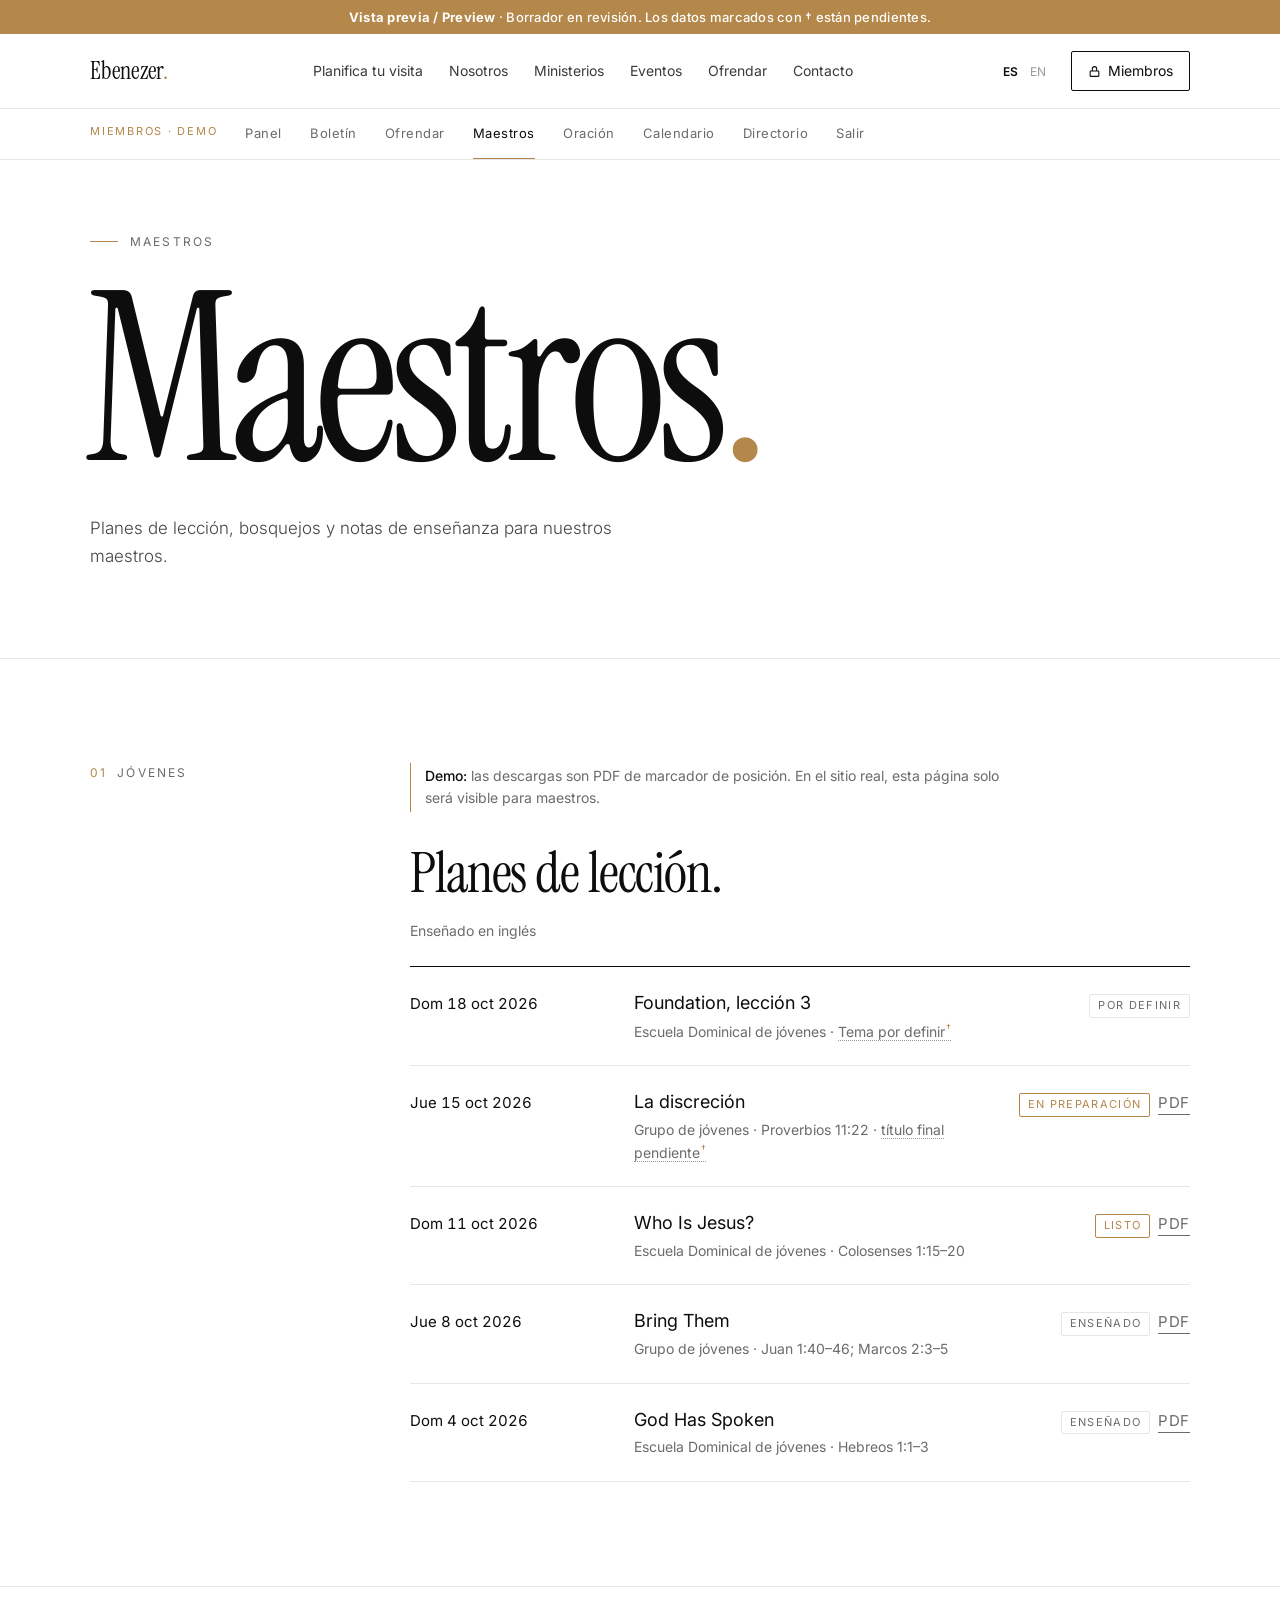
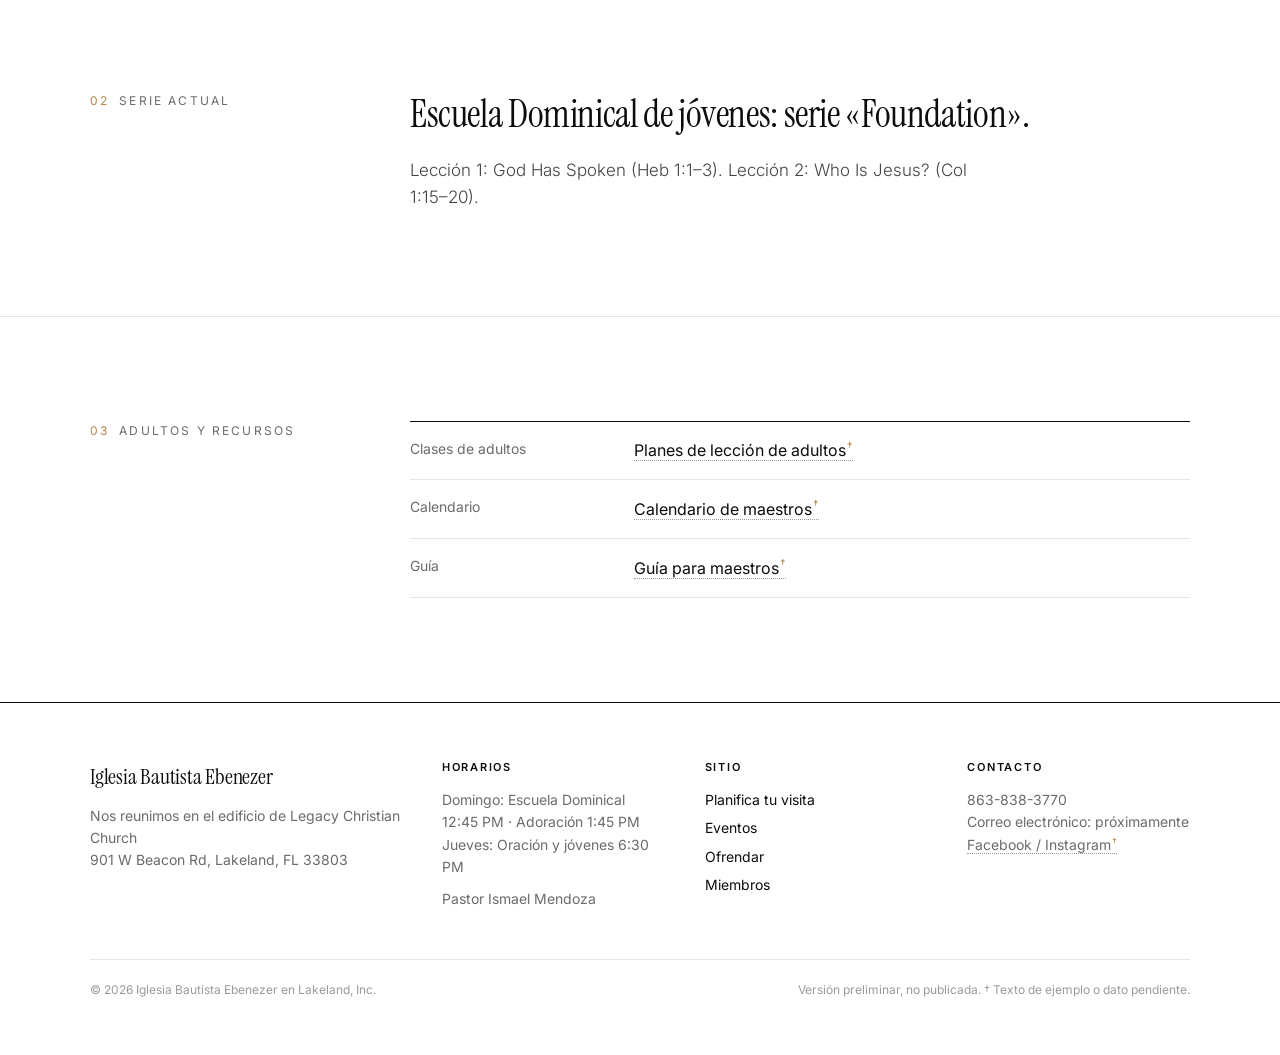
<file: miembros-maestros.html>
<!doctype html>
<html lang="es">
<head>
<meta charset="utf-8">
<meta name="viewport" content="width=device-width, initial-scale=1">
<meta name="robots" content="noindex, nofollow">
<title data-es="Maestros · Iglesia Bautista Ebenezer" data-en="Teachers · Iglesia Bautista Ebenezer">Maestros · Iglesia Bautista Ebenezer</title>
<meta name="description" content="Iglesia Bautista Ebenezer, iglesia bilingüe en Lakeland, FL. Domingos 12:45 PM · Jueves 6:30 PM. 901 W Beacon Rd.">
<link rel="icon" href="data:image/svg+xml,%3Csvg xmlns=%22http://www.w3.org/2000/svg%22 viewBox=%220 0 48 48%22%3E%3Crect width=%2248%22 height=%2248%22 fill=%22%230d0d0d%22/%3E%3Ctext x=%2224%22 y=%2236%22 font-family=%22Georgia,serif%22 font-size=%2232%22 fill=%22white%22 text-anchor=%22middle%22%3EE%3C/text%3E%3Ccircle cx=%2238%22 cy=%2234%22 r=%223%22 fill=%22%23b4874a%22/%3E%3C/svg%3E">
<link rel="preconnect" href="https://fonts.googleapis.com">
<link rel="preconnect" href="https://fonts.gstatic.com" crossorigin>
<link href="https://fonts.googleapis.com/css2?family=Instrument+Serif:ital@0;1&family=Inter:wght@300..700&display=swap" rel="stylesheet">
<link rel="stylesheet" href="assets/site.css">
</head>
<body>
<div class="preview-banner" role="note"><strong>Vista previa / Preview</strong> · <span data-l="es">Borrador en revisión. Los datos marcados con † están pendientes.</span><span data-l="en">Draft under review. Items marked † are still pending.</span></div>
<a class="skip" href="#main"><span data-l="es">Saltar al contenido</span><span data-l="en">Skip to content</span></a>
<header class="site">
 <div class="wrap nav">
  <a class="brand" href="index.html" aria-label="Iglesia Bautista Ebenezer">Ebenezer<b>.</b></a>
  <ul class="menu"><li><a href="visita.html"><span data-l="es">Planifica tu visita</span><span data-l="en">Plan Your Visit</span></a></li><li><a href="nosotros.html"><span data-l="es">Nosotros</span><span data-l="en">About</span></a></li><li><a href="ministerios.html"><span data-l="es">Ministerios</span><span data-l="en">Ministries</span></a></li><li><a href="eventos.html"><span data-l="es">Eventos</span><span data-l="en">Events</span></a></li><li><a href="miembros-ofrendar.html"><span data-l="es">Ofrendar</span><span data-l="en">Give</span></a></li><li><a href="contacto.html"><span data-l="es">Contacto</span><span data-l="en">Contact</span></a></li></ul>
  <div class="right">
   <div class="lang" role="group" aria-label="Idioma / Language"><button data-set="es" aria-pressed="true">ES</button><button data-set="en" aria-pressed="false">EN</button></div>
   <a class="login" href="miembros-panel.html"><svg width="13" height="13" viewBox="0 0 24 24" fill="none" stroke="currentColor" stroke-width="2" aria-hidden="true"><rect x="4" y="11" width="16" height="10" rx="1"/><path d="M8 11V7a4 4 0 0 1 8 0v4"/></svg><span class="lbl"><span data-l="es">Miembros</span><span data-l="en">Members</span></span></a>
   <button class="burger" aria-expanded="false" aria-label="Menú / Menu"><span data-l="es">Menú</span><span data-l="en">Menu</span></button>
  </div>
 </div>
</header>
<nav class="mnav" aria-label="Menú"><a href="index.html"><span data-l="es">Inicio</span><span data-l="en">Home</span></a><a href="visita.html"><span data-l="es">Planifica tu visita</span><span data-l="en">Plan Your Visit</span></a><a href="nosotros.html"><span data-l="es">Nosotros</span><span data-l="en">About</span></a><a href="ministerios.html"><span data-l="es">Ministerios</span><span data-l="en">Ministries</span></a><a href="eventos.html"><span data-l="es">Eventos</span><span data-l="en">Events</span></a><a href="miembros-ofrendar.html"><span data-l="es">Ofrendar</span><span data-l="en">Give</span></a><a href="contacto.html"><span data-l="es">Contacto</span><span data-l="en">Contact</span></a><a href="miembros.html"><span data-l="es">Miembros</span><span data-l="en">Members</span></a></nav>
<div class="subnav"><div class="wrap"><span class="tag"><span data-l="es">Miembros · demo</span><span data-l="en">Members · demo</span></span><a href="miembros-panel.html"><span data-l="es">Panel</span><span data-l="en">Dashboard</span></a><a href="miembros-boletin.html"><span data-l="es">Boletín</span><span data-l="en">Bulletin</span></a><a href="miembros-ofrendar.html"><span data-l="es">Ofrendar</span><span data-l="en">Give</span></a><a href="miembros-maestros.html" aria-current=page><span data-l="es">Maestros</span><span data-l="en">Teachers</span></a><a href="miembros-oracion.html"><span data-l="es">Oración</span><span data-l="en">Prayer</span></a><a href="miembros-calendario.html"><span data-l="es">Calendario</span><span data-l="en">Calendar</span></a><a href="miembros-directorio.html"><span data-l="es">Directorio</span><span data-l="en">Directory</span></a><a href="miembros.html"><span data-l="es">Salir</span><span data-l="en">Sign out</span></a></div></div>
<main id="main">
 <div class="wrap phead">
  <p class="eyebrow"><span data-l="es">Maestros</span><span data-l="en">Teachers</span></p>
  <h1 class="title"><span data-l="es">Maestros<em>.</em></span><span data-l="en">Teachers<em>.</em></span></h1>
  <p class="lede" style="margin-top:36px"><span data-l="es">Planes de lección, bosquejos y notas de enseñanza para nuestros maestros.</span><span data-l="en">Lesson plans, outlines, and teaching notes for our teachers.</span></p>
 </div>
 <section class="s"><div class="wrap sec"><p class="num"><span>01</span><span data-l="es">Jóvenes</span><span data-l="en">Youth</span></p><div>
  <p class="note"><b>Demo:</b> <span data-l="es">las descargas son PDF de marcador de posición. En el sitio real, esta página solo será visible para maestros.</span><span data-l="en">downloads are placeholder PDFs. On the live site this page will be visible to teachers only.</span></p>
  <h2><span data-l="es">Planes de lección.</span><span data-l="en">Lesson plans.</span></h2>
  <p class="muted small" style="margin:-18px 0 24px"><span data-l="es">Enseñado en inglés</span><span data-l="en">Taught in English</span></p>
  <div class="rows"><div class="row"><span class="t"><span data-l="es">Dom 18 oct 2026</span><span data-l="en">Sun Oct 18, 2026</span></span><span class="n"><span data-l="es">Foundation, lección 3</span><span data-l="en">Foundation, Lesson 3</span><small><span data-l="es">Escuela Dominical de jóvenes · </span><span data-l="en">Youth Sunday School · </span><span class="ph"><span data-l="es">Tema por definir</span><span data-l="en">Topic to be chosen</span></span></small></span><span class="tag"><span class="badge done"><span data-l="es">Por definir</span><span data-l="en">TBD</span></span></span></div><div class="row"><span class="t"><span data-l="es">Jue 15 oct 2026</span><span data-l="en">Thu Oct 15, 2026</span></span><span class="n"><span data-l="es">La discreción</span><span data-l="en">Discretion</span><small><span data-l="es">Grupo de jóvenes</span><span data-l="en">Youth group</span> · <span data-l="es">Proverbios 11:22</span><span data-l="en">Proverbs 11:22</span> · <span class="ph"><span data-l="es">título final pendiente</span><span data-l="en">final title pending</span></span></small></span><span class="tag"><span class="badge"><span data-l="es">En preparación</span><span data-l="en">In progress</span></span>&nbsp;&nbsp;<a class="link" href="assets/docs/leccion-2026-10-15-placeholder.pdf" download>PDF</a></span></div><div class="row"><span class="t"><span data-l="es">Dom 11 oct 2026</span><span data-l="en">Sun Oct 11, 2026</span></span><span class="n"><span data-l="es">Who Is Jesus?</span><span data-l="en">Who Is Jesus?</span><small><span data-l="es">Escuela Dominical de jóvenes</span><span data-l="en">Youth Sunday School</span> · <span data-l="es">Colosenses 1:15–20</span><span data-l="en">Colossians 1:15–20</span></small></span><span class="tag"><span class="badge"><span data-l="es">Listo</span><span data-l="en">Ready</span></span>&nbsp;&nbsp;<a class="link" href="assets/docs/leccion-2026-10-11-placeholder.pdf" download>PDF</a></span></div><div class="row"><span class="t"><span data-l="es">Jue 8 oct 2026</span><span data-l="en">Thu Oct 8, 2026</span></span><span class="n"><span data-l="es">Bring Them</span><span data-l="en">Bring Them</span><small><span data-l="es">Grupo de jóvenes</span><span data-l="en">Youth group</span> · <span data-l="es">Juan 1:40–46; Marcos 2:3–5</span><span data-l="en">John 1:40–46; Mark 2:3–5</span></small></span><span class="tag"><span class="badge done"><span data-l="es">Enseñado</span><span data-l="en">Taught</span></span>&nbsp;&nbsp;<a class="link" href="assets/docs/leccion-2026-10-08-placeholder.pdf" download>PDF</a></span></div><div class="row"><span class="t"><span data-l="es">Dom 4 oct 2026</span><span data-l="en">Sun Oct 4, 2026</span></span><span class="n"><span data-l="es">God Has Spoken</span><span data-l="en">God Has Spoken</span><small><span data-l="es">Escuela Dominical de jóvenes</span><span data-l="en">Youth Sunday School</span> · <span data-l="es">Hebreos 1:1–3</span><span data-l="en">Hebrews 1:1–3</span></small></span><span class="tag"><span class="badge done"><span data-l="es">Enseñado</span><span data-l="en">Taught</span></span>&nbsp;&nbsp;<a class="link" href="assets/docs/leccion-2026-10-04-placeholder.pdf" download>PDF</a></span></div></div>
 </div></div></section>
 <section class="s"><div class="wrap sec"><p class="num"><span>02</span><span data-l="es">Serie actual</span><span data-l="en">Current series</span></p><div>
  <blockquote><span data-l="es">Escuela Dominical de jóvenes: serie «Foundation».</span><span data-l="en">Youth Sunday School: the “Foundation” series.</span></blockquote>
  <p class="lede" style="margin-top:20px"><span data-l="es">Lección 1: God Has Spoken (Heb 1:1–3). Lección 2: Who Is Jesus? (Col 1:15–20).</span><span data-l="en">Lesson 1: God Has Spoken (Heb 1:1–3). Lesson 2: Who Is Jesus? (Col 1:15–20).</span></p>
 </div></div></section>
 <section class="s"><div class="wrap sec"><p class="num"><span>03</span><span data-l="es">Adultos y recursos</span><span data-l="en">Adults &amp; resources</span></p><div>
  <div class="dl">
   <div><span class="k"><span data-l="es">Clases de adultos</span><span data-l="en">Adult classes</span></span><span><span class="ph"><span data-l="es">Planes de lección de adultos</span><span data-l="en">Adult lesson plans</span></span></span></div>
   <div><span class="k"><span data-l="es">Calendario</span><span data-l="en">Calendar</span></span><span><span class="ph"><span data-l="es">Calendario de maestros</span><span data-l="en">Teacher calendar</span></span></span></div>
   <div><span class="k"><span data-l="es">Guía</span><span data-l="en">Guide</span></span><span><span class="ph"><span data-l="es">Guía para maestros</span><span data-l="en">Teacher guide</span></span></span></div>
  </div>
 </div></div></section>
</main>
<footer class="site">
 <div class="wrap">
  <div class="foot">
   <div><a class="brand" href="index.html">Iglesia Bautista Ebenezer</a><p><span data-l="es">Nos reunimos en el edificio de Legacy Christian Church</span><span data-l="en">We meet in the Legacy Christian Church building</span><br>901 W Beacon Rd, Lakeland, FL 33803</p></div>
   <div><h4><span data-l="es">Horarios</span><span data-l="en">Times</span></h4><p><span data-l="es">Domingo</span><span data-l="en">Sunday</span>: <span data-l="es">Escuela Dominical</span><span data-l="en">Sunday School</span> 12:45 PM · <span data-l="es">Adoración</span><span data-l="en">Worship</span> 1:45 PM<br><span data-l="es">Jueves</span><span data-l="en">Thursday</span>: <span data-l="es">Oración y jóvenes</span><span data-l="en">Prayer &amp; youth</span> 6:30 PM</p><p style="margin-top:10px">Pastor Ismael Mendoza</p></div>
   <div><h4><span data-l="es">Sitio</span><span data-l="en">Site</span></h4><ul><li><a href="visita.html"><span data-l="es">Planifica tu visita</span><span data-l="en">Plan Your Visit</span></a></li><li><a href="eventos.html"><span data-l="es">Eventos</span><span data-l="en">Events</span></a></li><li><a href="miembros-ofrendar.html"><span data-l="es">Ofrendar</span><span data-l="en">Give</span></a></li><li><a href="miembros.html"><span data-l="es">Miembros</span><span data-l="en">Members</span></a></li></ul></div>
   <div><h4><span data-l="es">Contacto</span><span data-l="en">Contact</span></h4><p><a href="tel:+18638383770">863-838-3770</a><br><span data-l="es">Correo electrónico: próximamente</span><span data-l="en">Email: coming soon</span><br><span class="ph"><span data-l="es">Facebook / Instagram</span><span data-l="en">Facebook / Instagram</span></span></p></div>
  </div>
  <div class="legal"><span>© 2026 Iglesia Bautista Ebenezer en Lakeland, Inc.</span><span><span data-l="es">Versión preliminar, no publicada. † Texto de ejemplo o dato pendiente.</span><span data-l="en">Preview version, not published. † Sample text or pending detail.</span></span></div>
 </div>
</footer>
<script src="assets/site.js"></script>
</body>
</html>
</file>
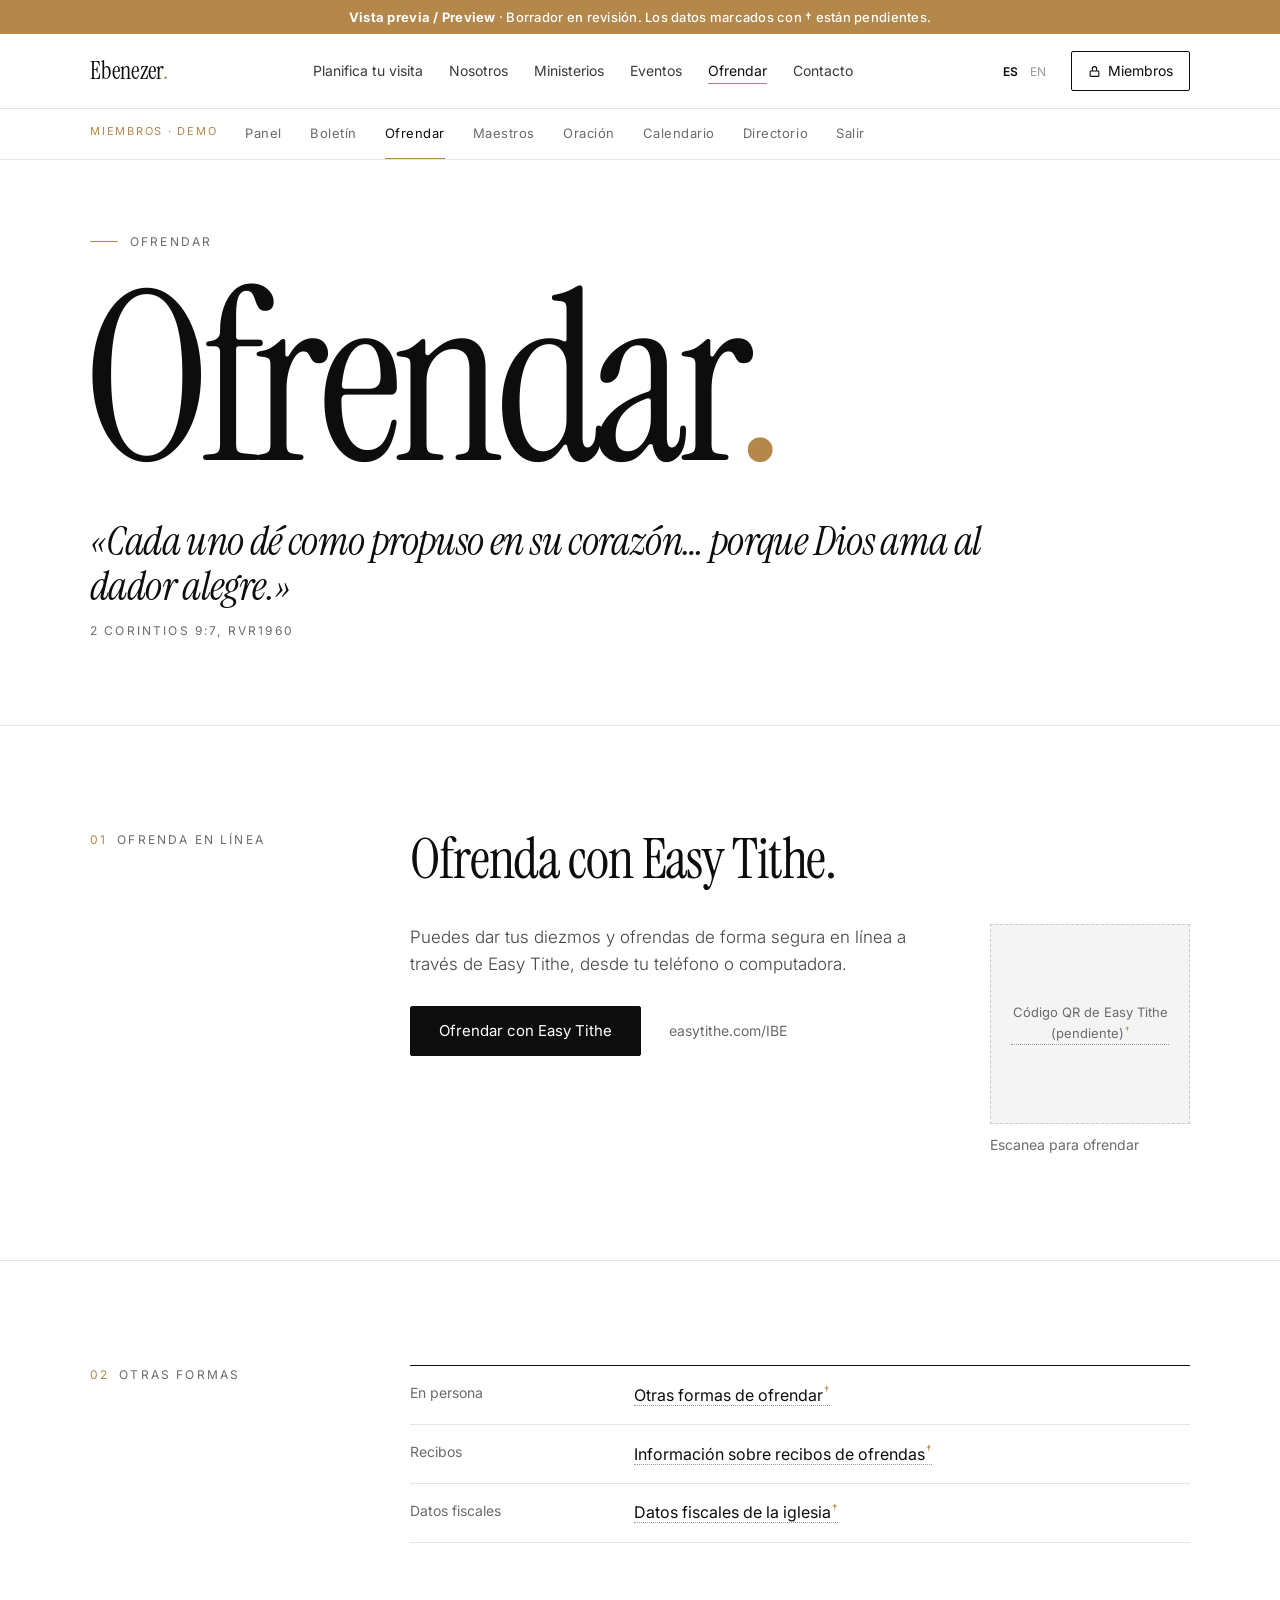
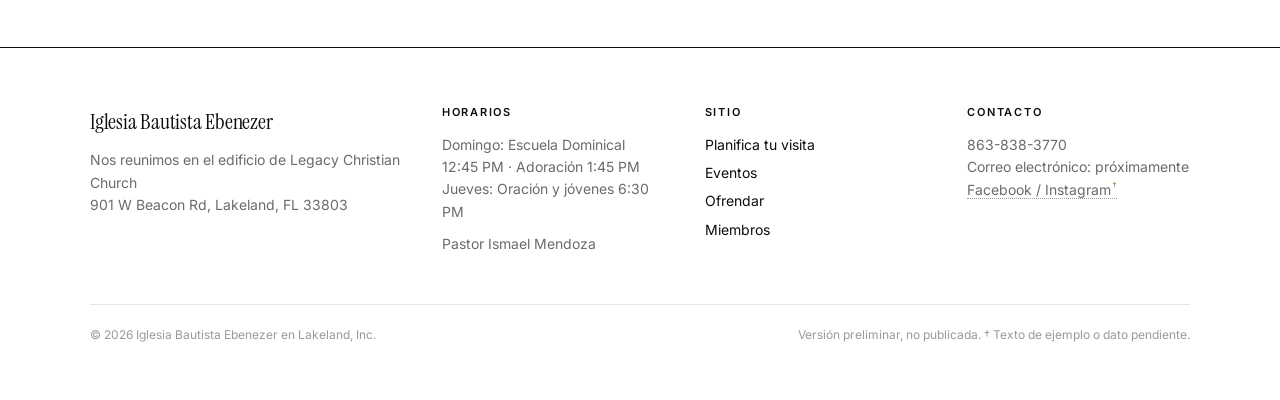
<file: miembros-ofrendar.html>
<!doctype html>
<html lang="es">
<head>
<meta charset="utf-8">
<meta name="viewport" content="width=device-width, initial-scale=1">
<meta name="robots" content="noindex, nofollow">
<title data-es="Ofrendar · Iglesia Bautista Ebenezer" data-en="Give · Iglesia Bautista Ebenezer">Ofrendar · Iglesia Bautista Ebenezer</title>
<meta name="description" content="Iglesia Bautista Ebenezer, iglesia bilingüe en Lakeland, FL. Domingos 12:45 PM · Jueves 6:30 PM. 901 W Beacon Rd.">
<link rel="icon" href="data:image/svg+xml,%3Csvg xmlns=%22http://www.w3.org/2000/svg%22 viewBox=%220 0 48 48%22%3E%3Crect width=%2248%22 height=%2248%22 fill=%22%230d0d0d%22/%3E%3Ctext x=%2224%22 y=%2236%22 font-family=%22Georgia,serif%22 font-size=%2232%22 fill=%22white%22 text-anchor=%22middle%22%3EE%3C/text%3E%3Ccircle cx=%2238%22 cy=%2234%22 r=%223%22 fill=%22%23b4874a%22/%3E%3C/svg%3E">
<link rel="preconnect" href="https://fonts.googleapis.com">
<link rel="preconnect" href="https://fonts.gstatic.com" crossorigin>
<link href="https://fonts.googleapis.com/css2?family=Instrument+Serif:ital@0;1&family=Inter:wght@300..700&display=swap" rel="stylesheet">
<link rel="stylesheet" href="assets/site.css">
</head>
<body>
<div class="preview-banner" role="note"><strong>Vista previa / Preview</strong> · <span data-l="es">Borrador en revisión. Los datos marcados con † están pendientes.</span><span data-l="en">Draft under review. Items marked † are still pending.</span></div>
<a class="skip" href="#main"><span data-l="es">Saltar al contenido</span><span data-l="en">Skip to content</span></a>
<header class="site">
 <div class="wrap nav">
  <a class="brand" href="index.html" aria-label="Iglesia Bautista Ebenezer">Ebenezer<b>.</b></a>
  <ul class="menu"><li><a href="visita.html"><span data-l="es">Planifica tu visita</span><span data-l="en">Plan Your Visit</span></a></li><li><a href="nosotros.html"><span data-l="es">Nosotros</span><span data-l="en">About</span></a></li><li><a href="ministerios.html"><span data-l="es">Ministerios</span><span data-l="en">Ministries</span></a></li><li><a href="eventos.html"><span data-l="es">Eventos</span><span data-l="en">Events</span></a></li><li><a href="miembros-ofrendar.html" aria-current=page><span data-l="es">Ofrendar</span><span data-l="en">Give</span></a></li><li><a href="contacto.html"><span data-l="es">Contacto</span><span data-l="en">Contact</span></a></li></ul>
  <div class="right">
   <div class="lang" role="group" aria-label="Idioma / Language"><button data-set="es" aria-pressed="true">ES</button><button data-set="en" aria-pressed="false">EN</button></div>
   <a class="login" href="miembros-panel.html"><svg width="13" height="13" viewBox="0 0 24 24" fill="none" stroke="currentColor" stroke-width="2" aria-hidden="true"><rect x="4" y="11" width="16" height="10" rx="1"/><path d="M8 11V7a4 4 0 0 1 8 0v4"/></svg><span class="lbl"><span data-l="es">Miembros</span><span data-l="en">Members</span></span></a>
   <button class="burger" aria-expanded="false" aria-label="Menú / Menu"><span data-l="es">Menú</span><span data-l="en">Menu</span></button>
  </div>
 </div>
</header>
<nav class="mnav" aria-label="Menú"><a href="index.html"><span data-l="es">Inicio</span><span data-l="en">Home</span></a><a href="visita.html"><span data-l="es">Planifica tu visita</span><span data-l="en">Plan Your Visit</span></a><a href="nosotros.html"><span data-l="es">Nosotros</span><span data-l="en">About</span></a><a href="ministerios.html"><span data-l="es">Ministerios</span><span data-l="en">Ministries</span></a><a href="eventos.html"><span data-l="es">Eventos</span><span data-l="en">Events</span></a><a href="miembros-ofrendar.html" aria-current=page><span data-l="es">Ofrendar</span><span data-l="en">Give</span></a><a href="contacto.html"><span data-l="es">Contacto</span><span data-l="en">Contact</span></a><a href="miembros.html"><span data-l="es">Miembros</span><span data-l="en">Members</span></a></nav>
<div class="subnav"><div class="wrap"><span class="tag"><span data-l="es">Miembros · demo</span><span data-l="en">Members · demo</span></span><a href="miembros-panel.html"><span data-l="es">Panel</span><span data-l="en">Dashboard</span></a><a href="miembros-boletin.html"><span data-l="es">Boletín</span><span data-l="en">Bulletin</span></a><a href="miembros-ofrendar.html" aria-current=page><span data-l="es">Ofrendar</span><span data-l="en">Give</span></a><a href="miembros-maestros.html"><span data-l="es">Maestros</span><span data-l="en">Teachers</span></a><a href="miembros-oracion.html"><span data-l="es">Oración</span><span data-l="en">Prayer</span></a><a href="miembros-calendario.html"><span data-l="es">Calendario</span><span data-l="en">Calendar</span></a><a href="miembros-directorio.html"><span data-l="es">Directorio</span><span data-l="en">Directory</span></a><a href="miembros.html"><span data-l="es">Salir</span><span data-l="en">Sign out</span></a></div></div>
<main id="main">
 <div class="wrap phead">
  <p class="eyebrow"><span data-l="es">Ofrendar</span><span data-l="en">Give</span></p>
  <h1 class="title"><span data-l="es">Ofrendar<em>.</em></span><span data-l="en">Give<em>.</em></span></h1>
  <p class="motto" style="margin-top:40px;max-width:24em"><em><span data-l="es">«Cada uno dé como propuso en su corazón… porque Dios ama al dador alegre.»</span><span data-l="en">“So let each one give as he purposes in his heart… for God loves a cheerful giver.”</span></em><span class="ref"><span data-l="es">2 Corintios 9:7, RVR1960</span><span data-l="en">2 Corinthians 9:7, NKJV</span></span></p>
 </div>
 <section class="s"><div class="wrap sec"><p class="num"><span>01</span><span data-l="es">Ofrenda en línea</span><span data-l="en">Give online</span></p><div style="max-width:820px">
  <h2><span data-l="es">Ofrenda con Easy Tithe.</span><span data-l="en">Give with Easy Tithe.</span></h2>
  <div class="give">
   <div><p class="lede"><span data-l="es">Puedes dar tus diezmos y ofrendas de forma segura en línea a través de Easy Tithe, desde tu teléfono o computadora.</span><span data-l="en">You can give your tithes and offerings securely online through Easy Tithe, from your phone or computer.</span></p>
    <div class="cta"><a class="btn" href="https://easytithe.com/IBE" target="_blank" rel="noopener"><span data-l="es">Ofrendar con Easy Tithe</span><span data-l="en">Give with Easy Tithe</span></a><span class="muted small">easytithe.com/IBE</span></div></div>
   <div class="qr-ph"><figure class="photo-ph" style="aspect-ratio:1/1"><span class="ph"><span data-l="es">Código QR de Easy Tithe (pendiente)</span><span data-l="en">Easy Tithe QR code (pending)</span></span></figure><p class="muted small" style="margin-top:10px"><span data-l="es">Escanea para ofrendar</span><span data-l="en">Scan to give</span></p></div>
  </div>
 </div></div></section>
 <section class="s"><div class="wrap sec"><p class="num"><span>02</span><span data-l="es">Otras formas</span><span data-l="en">Other ways</span></p><div>
  <div class="dl">
   <div><span class="k"><span data-l="es">En persona</span><span data-l="en">In person</span></span><span><span class="ph"><span data-l="es">Otras formas de ofrendar</span><span data-l="en">Other ways to give</span></span></span></div>
   <div><span class="k"><span data-l="es">Recibos</span><span data-l="en">Statements</span></span><span><span class="ph"><span data-l="es">Información sobre recibos de ofrendas</span><span data-l="en">Giving statement information</span></span></span></div>
   <div><span class="k"><span data-l="es">Datos fiscales</span><span data-l="en">Tax info</span></span><span><span class="ph"><span data-l="es">Datos fiscales de la iglesia</span><span data-l="en">Church tax information</span></span></span></div>
  </div>
 </div></div></section>
</main>
<footer class="site">
 <div class="wrap">
  <div class="foot">
   <div><a class="brand" href="index.html">Iglesia Bautista Ebenezer</a><p><span data-l="es">Nos reunimos en el edificio de Legacy Christian Church</span><span data-l="en">We meet in the Legacy Christian Church building</span><br>901 W Beacon Rd, Lakeland, FL 33803</p></div>
   <div><h4><span data-l="es">Horarios</span><span data-l="en">Times</span></h4><p><span data-l="es">Domingo</span><span data-l="en">Sunday</span>: <span data-l="es">Escuela Dominical</span><span data-l="en">Sunday School</span> 12:45 PM · <span data-l="es">Adoración</span><span data-l="en">Worship</span> 1:45 PM<br><span data-l="es">Jueves</span><span data-l="en">Thursday</span>: <span data-l="es">Oración y jóvenes</span><span data-l="en">Prayer &amp; youth</span> 6:30 PM</p><p style="margin-top:10px">Pastor Ismael Mendoza</p></div>
   <div><h4><span data-l="es">Sitio</span><span data-l="en">Site</span></h4><ul><li><a href="visita.html"><span data-l="es">Planifica tu visita</span><span data-l="en">Plan Your Visit</span></a></li><li><a href="eventos.html"><span data-l="es">Eventos</span><span data-l="en">Events</span></a></li><li><a href="miembros-ofrendar.html"><span data-l="es">Ofrendar</span><span data-l="en">Give</span></a></li><li><a href="miembros.html"><span data-l="es">Miembros</span><span data-l="en">Members</span></a></li></ul></div>
   <div><h4><span data-l="es">Contacto</span><span data-l="en">Contact</span></h4><p><a href="tel:+18638383770">863-838-3770</a><br><span data-l="es">Correo electrónico: próximamente</span><span data-l="en">Email: coming soon</span><br><span class="ph"><span data-l="es">Facebook / Instagram</span><span data-l="en">Facebook / Instagram</span></span></p></div>
  </div>
  <div class="legal"><span>© 2026 Iglesia Bautista Ebenezer en Lakeland, Inc.</span><span><span data-l="es">Versión preliminar, no publicada. † Texto de ejemplo o dato pendiente.</span><span data-l="en">Preview version, not published. † Sample text or pending detail.</span></span></div>
 </div>
</footer>
<script src="assets/site.js"></script>
</body>
</html>
</file>
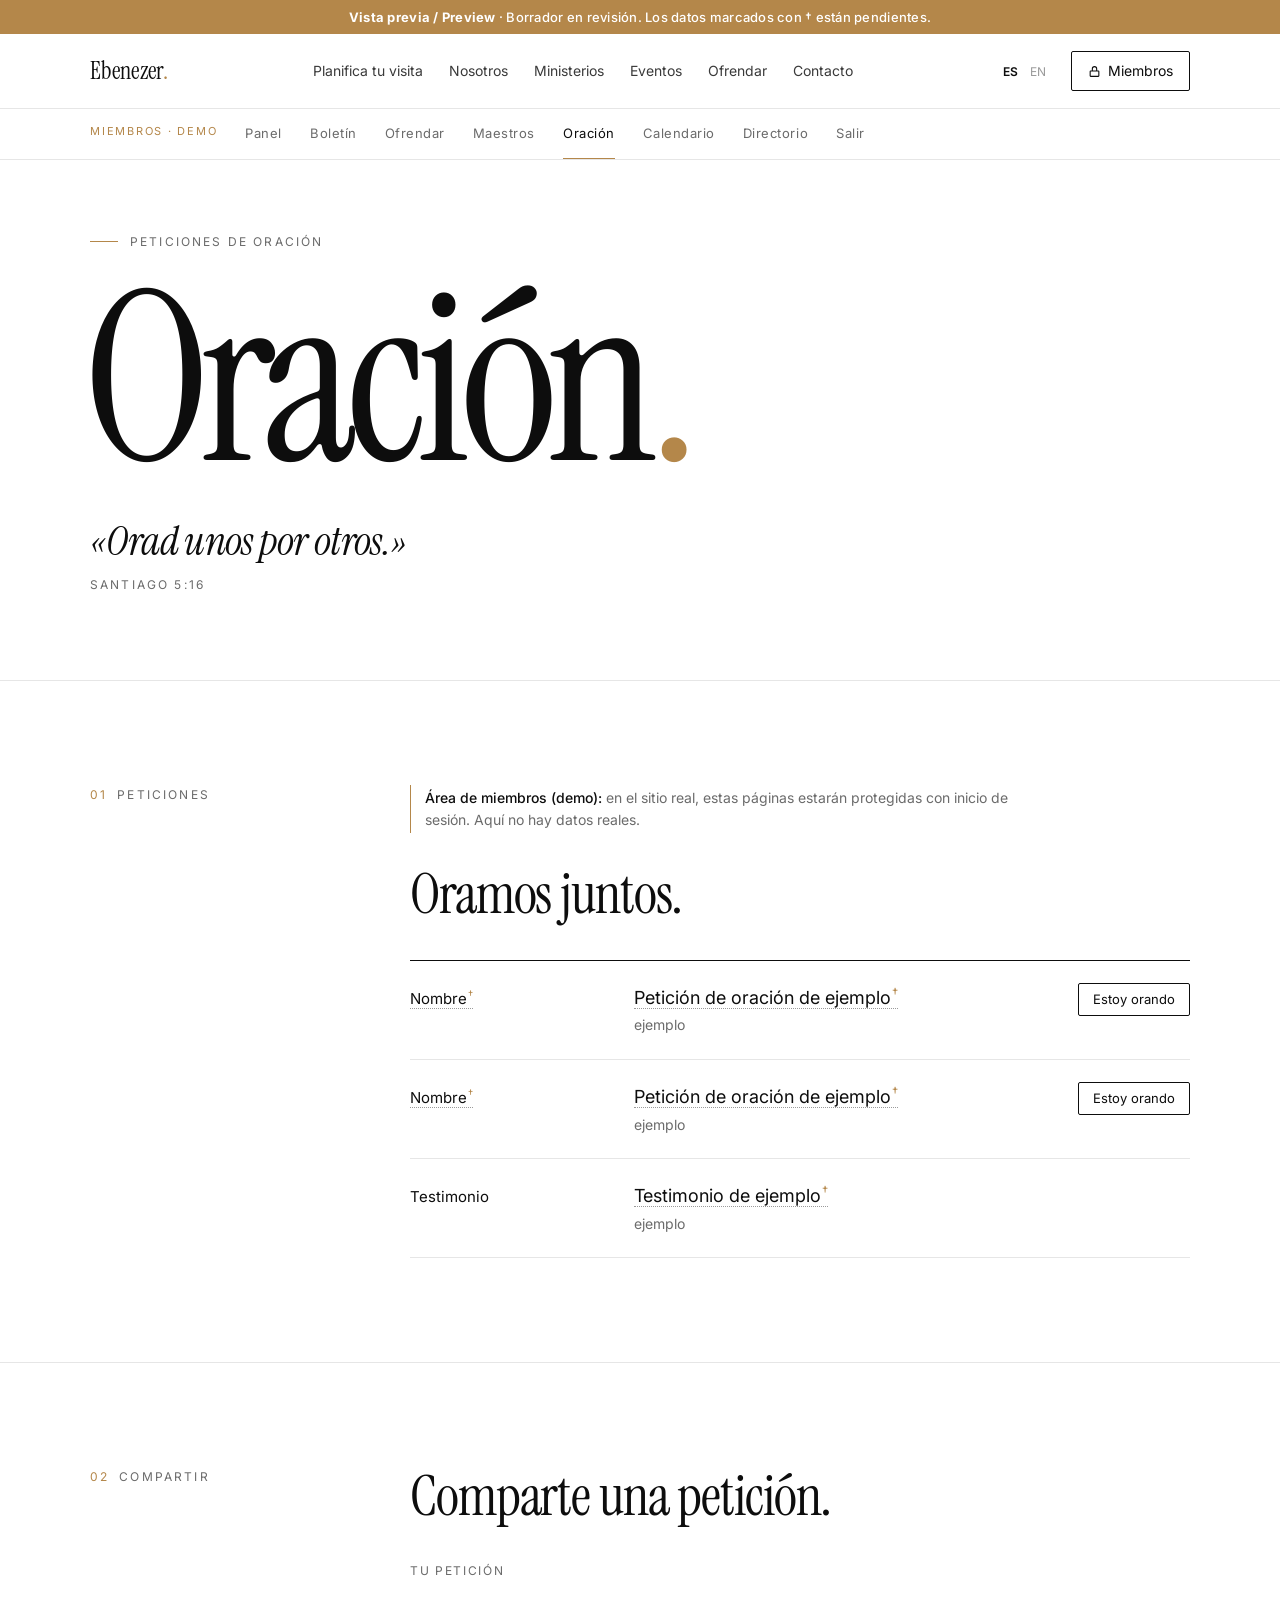
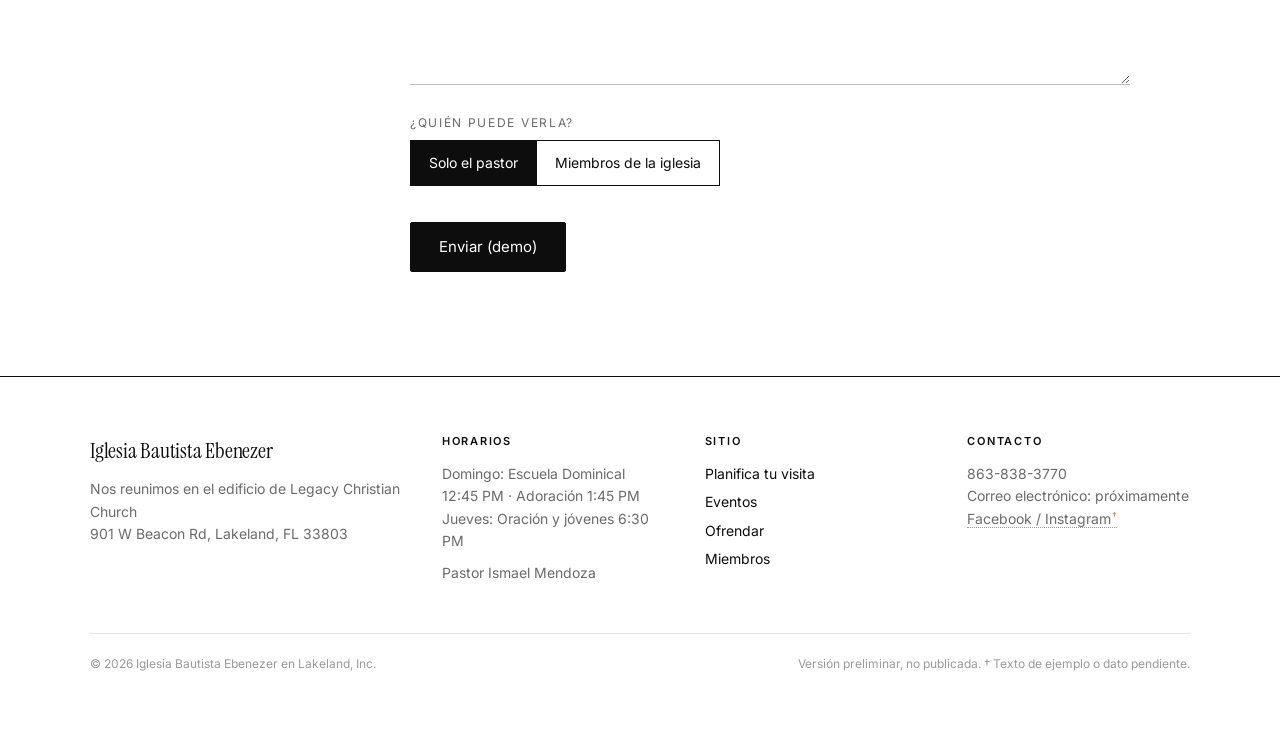
<file: miembros-oracion.html>
<!doctype html>
<html lang="es">
<head>
<meta charset="utf-8">
<meta name="viewport" content="width=device-width, initial-scale=1">
<meta name="robots" content="noindex, nofollow">
<title data-es="Oración · Iglesia Bautista Ebenezer" data-en="Prayer · Iglesia Bautista Ebenezer">Oración · Iglesia Bautista Ebenezer</title>
<meta name="description" content="Iglesia Bautista Ebenezer, iglesia bilingüe en Lakeland, FL. Domingos 12:45 PM · Jueves 6:30 PM. 901 W Beacon Rd.">
<link rel="icon" href="data:image/svg+xml,%3Csvg xmlns=%22http://www.w3.org/2000/svg%22 viewBox=%220 0 48 48%22%3E%3Crect width=%2248%22 height=%2248%22 fill=%22%230d0d0d%22/%3E%3Ctext x=%2224%22 y=%2236%22 font-family=%22Georgia,serif%22 font-size=%2232%22 fill=%22white%22 text-anchor=%22middle%22%3EE%3C/text%3E%3Ccircle cx=%2238%22 cy=%2234%22 r=%223%22 fill=%22%23b4874a%22/%3E%3C/svg%3E">
<link rel="preconnect" href="https://fonts.googleapis.com">
<link rel="preconnect" href="https://fonts.gstatic.com" crossorigin>
<link href="https://fonts.googleapis.com/css2?family=Instrument+Serif:ital@0;1&family=Inter:wght@300..700&display=swap" rel="stylesheet">
<link rel="stylesheet" href="assets/site.css">
</head>
<body>
<div class="preview-banner" role="note"><strong>Vista previa / Preview</strong> · <span data-l="es">Borrador en revisión. Los datos marcados con † están pendientes.</span><span data-l="en">Draft under review. Items marked † are still pending.</span></div>
<a class="skip" href="#main"><span data-l="es">Saltar al contenido</span><span data-l="en">Skip to content</span></a>
<header class="site">
 <div class="wrap nav">
  <a class="brand" href="index.html" aria-label="Iglesia Bautista Ebenezer">Ebenezer<b>.</b></a>
  <ul class="menu"><li><a href="visita.html"><span data-l="es">Planifica tu visita</span><span data-l="en">Plan Your Visit</span></a></li><li><a href="nosotros.html"><span data-l="es">Nosotros</span><span data-l="en">About</span></a></li><li><a href="ministerios.html"><span data-l="es">Ministerios</span><span data-l="en">Ministries</span></a></li><li><a href="eventos.html"><span data-l="es">Eventos</span><span data-l="en">Events</span></a></li><li><a href="miembros-ofrendar.html"><span data-l="es">Ofrendar</span><span data-l="en">Give</span></a></li><li><a href="contacto.html"><span data-l="es">Contacto</span><span data-l="en">Contact</span></a></li></ul>
  <div class="right">
   <div class="lang" role="group" aria-label="Idioma / Language"><button data-set="es" aria-pressed="true">ES</button><button data-set="en" aria-pressed="false">EN</button></div>
   <a class="login" href="miembros-panel.html"><svg width="13" height="13" viewBox="0 0 24 24" fill="none" stroke="currentColor" stroke-width="2" aria-hidden="true"><rect x="4" y="11" width="16" height="10" rx="1"/><path d="M8 11V7a4 4 0 0 1 8 0v4"/></svg><span class="lbl"><span data-l="es">Miembros</span><span data-l="en">Members</span></span></a>
   <button class="burger" aria-expanded="false" aria-label="Menú / Menu"><span data-l="es">Menú</span><span data-l="en">Menu</span></button>
  </div>
 </div>
</header>
<nav class="mnav" aria-label="Menú"><a href="index.html"><span data-l="es">Inicio</span><span data-l="en">Home</span></a><a href="visita.html"><span data-l="es">Planifica tu visita</span><span data-l="en">Plan Your Visit</span></a><a href="nosotros.html"><span data-l="es">Nosotros</span><span data-l="en">About</span></a><a href="ministerios.html"><span data-l="es">Ministerios</span><span data-l="en">Ministries</span></a><a href="eventos.html"><span data-l="es">Eventos</span><span data-l="en">Events</span></a><a href="miembros-ofrendar.html"><span data-l="es">Ofrendar</span><span data-l="en">Give</span></a><a href="contacto.html"><span data-l="es">Contacto</span><span data-l="en">Contact</span></a><a href="miembros.html"><span data-l="es">Miembros</span><span data-l="en">Members</span></a></nav>
<div class="subnav"><div class="wrap"><span class="tag"><span data-l="es">Miembros · demo</span><span data-l="en">Members · demo</span></span><a href="miembros-panel.html"><span data-l="es">Panel</span><span data-l="en">Dashboard</span></a><a href="miembros-boletin.html"><span data-l="es">Boletín</span><span data-l="en">Bulletin</span></a><a href="miembros-ofrendar.html"><span data-l="es">Ofrendar</span><span data-l="en">Give</span></a><a href="miembros-maestros.html"><span data-l="es">Maestros</span><span data-l="en">Teachers</span></a><a href="miembros-oracion.html" aria-current=page><span data-l="es">Oración</span><span data-l="en">Prayer</span></a><a href="miembros-calendario.html"><span data-l="es">Calendario</span><span data-l="en">Calendar</span></a><a href="miembros-directorio.html"><span data-l="es">Directorio</span><span data-l="en">Directory</span></a><a href="miembros.html"><span data-l="es">Salir</span><span data-l="en">Sign out</span></a></div></div>
<main id="main">
 <div class="wrap phead">
  <p class="eyebrow"><span data-l="es">Peticiones de oración</span><span data-l="en">Prayer requests</span></p>
  <h1 class="title"><span data-l="es">Oración<em>.</em></span><span data-l="en">Prayer<em>.</em></span></h1>
  <p class="motto" style="margin-top:40px"><em><span data-l="es">«Orad unos por otros.»</span><span data-l="en">“Pray for one another.”</span></em><span class="ref"><span data-l="es">Santiago 5:16</span><span data-l="en">James 5:16</span></span></p>
 </div>
 <section class="s"><div class="wrap sec"><p class="num"><span>01</span><span data-l="es">Peticiones</span><span data-l="en">Requests</span></p><div><p class="note"><b><span data-l="es">Área de miembros (demo):</span><span data-l="en">Members area (demo):</span></b> <span data-l="es">en el sitio real, estas páginas estarán protegidas con inicio de sesión. Aquí no hay datos reales.</span><span data-l="en">on the live site these pages will be behind a sign-in. No real data here.</span></p>
  <h2><span data-l="es">Oramos juntos.</span><span data-l="en">We pray together.</span></h2><div class="rows"><div class="row"><span class="t"><span class="ph"><span data-l="es">Nombre</span><span data-l="en">Name</span></span></span><span class="n"><span class="ph"><span data-l="es">Petición de oración de ejemplo</span><span data-l="en">Sample prayer request</span></span><small><span data-l="es">ejemplo</span><span data-l="en">sample</span></small></span><span class="act"><button class="btn ghost pray" type="button" style="padding:8px 14px;font-size:13px"><span data-l="es">Estoy orando</span><span data-l="en">I’m praying</span></button></span></div><div class="row"><span class="t"><span class="ph"><span data-l="es">Nombre</span><span data-l="en">Name</span></span></span><span class="n"><span class="ph"><span data-l="es">Petición de oración de ejemplo</span><span data-l="en">Sample prayer request</span></span><small><span data-l="es">ejemplo</span><span data-l="en">sample</span></small></span><span class="act"><button class="btn ghost pray" type="button" style="padding:8px 14px;font-size:13px"><span data-l="es">Estoy orando</span><span data-l="en">I’m praying</span></button></span></div><div class="row"><span class="t"><span data-l="es">Testimonio</span><span data-l="en">Testimony</span></span><span class="n"><span class="ph"><span data-l="es">Testimonio de ejemplo</span><span data-l="en">Sample testimony</span></span><small><span data-l="es">ejemplo</span><span data-l="en">sample</span></small></span><span class="tag"></span></div></div>
 </div></div></section>
 <section class="s"><div class="wrap sec"><p class="num"><span>02</span><span data-l="es">Compartir</span><span data-l="en">Share</span></p><div style="max-width:720px">
  <h2><span data-l="es">Comparte una petición.</span><span data-l="en">Share a request.</span></h2>
  <form class="demo">
   <div class="field"><label for="p-t"><span data-l="es">Tu petición</span><span data-l="en">Your request</span></label><textarea id="p-t"></textarea></div>
   <div class="field" style="margin-top:28px"><span class="lab"><span data-l="es">¿Quién puede verla?</span><span data-l="en">Who can see it?</span></span><div class="seg"><button type="button" aria-pressed="true"><span data-l="es">Solo el pastor</span><span data-l="en">Pastor only</span></button><button type="button" aria-pressed="false"><span data-l="es">Miembros de la iglesia</span><span data-l="en">Church members</span></button></div></div>
   <div class="form-actions"><button class="btn" type="submit"><span data-l="es">Enviar (demo)</span><span data-l="en">Send (demo)</span></button><p class="form-msg" tabindex="-1"><span data-l="es">Esto es una demostración: no se envió ningún dato.</span><span data-l="en">This is a demo: nothing was sent.</span></p></div>
  </form>
 </div></div></section>
</main>
<footer class="site">
 <div class="wrap">
  <div class="foot">
   <div><a class="brand" href="index.html">Iglesia Bautista Ebenezer</a><p><span data-l="es">Nos reunimos en el edificio de Legacy Christian Church</span><span data-l="en">We meet in the Legacy Christian Church building</span><br>901 W Beacon Rd, Lakeland, FL 33803</p></div>
   <div><h4><span data-l="es">Horarios</span><span data-l="en">Times</span></h4><p><span data-l="es">Domingo</span><span data-l="en">Sunday</span>: <span data-l="es">Escuela Dominical</span><span data-l="en">Sunday School</span> 12:45 PM · <span data-l="es">Adoración</span><span data-l="en">Worship</span> 1:45 PM<br><span data-l="es">Jueves</span><span data-l="en">Thursday</span>: <span data-l="es">Oración y jóvenes</span><span data-l="en">Prayer &amp; youth</span> 6:30 PM</p><p style="margin-top:10px">Pastor Ismael Mendoza</p></div>
   <div><h4><span data-l="es">Sitio</span><span data-l="en">Site</span></h4><ul><li><a href="visita.html"><span data-l="es">Planifica tu visita</span><span data-l="en">Plan Your Visit</span></a></li><li><a href="eventos.html"><span data-l="es">Eventos</span><span data-l="en">Events</span></a></li><li><a href="miembros-ofrendar.html"><span data-l="es">Ofrendar</span><span data-l="en">Give</span></a></li><li><a href="miembros.html"><span data-l="es">Miembros</span><span data-l="en">Members</span></a></li></ul></div>
   <div><h4><span data-l="es">Contacto</span><span data-l="en">Contact</span></h4><p><a href="tel:+18638383770">863-838-3770</a><br><span data-l="es">Correo electrónico: próximamente</span><span data-l="en">Email: coming soon</span><br><span class="ph"><span data-l="es">Facebook / Instagram</span><span data-l="en">Facebook / Instagram</span></span></p></div>
  </div>
  <div class="legal"><span>© 2026 Iglesia Bautista Ebenezer en Lakeland, Inc.</span><span><span data-l="es">Versión preliminar, no publicada. † Texto de ejemplo o dato pendiente.</span><span data-l="en">Preview version, not published. † Sample text or pending detail.</span></span></div>
 </div>
</footer>
<script src="assets/site.js"></script>
</body>
</html>
</file>
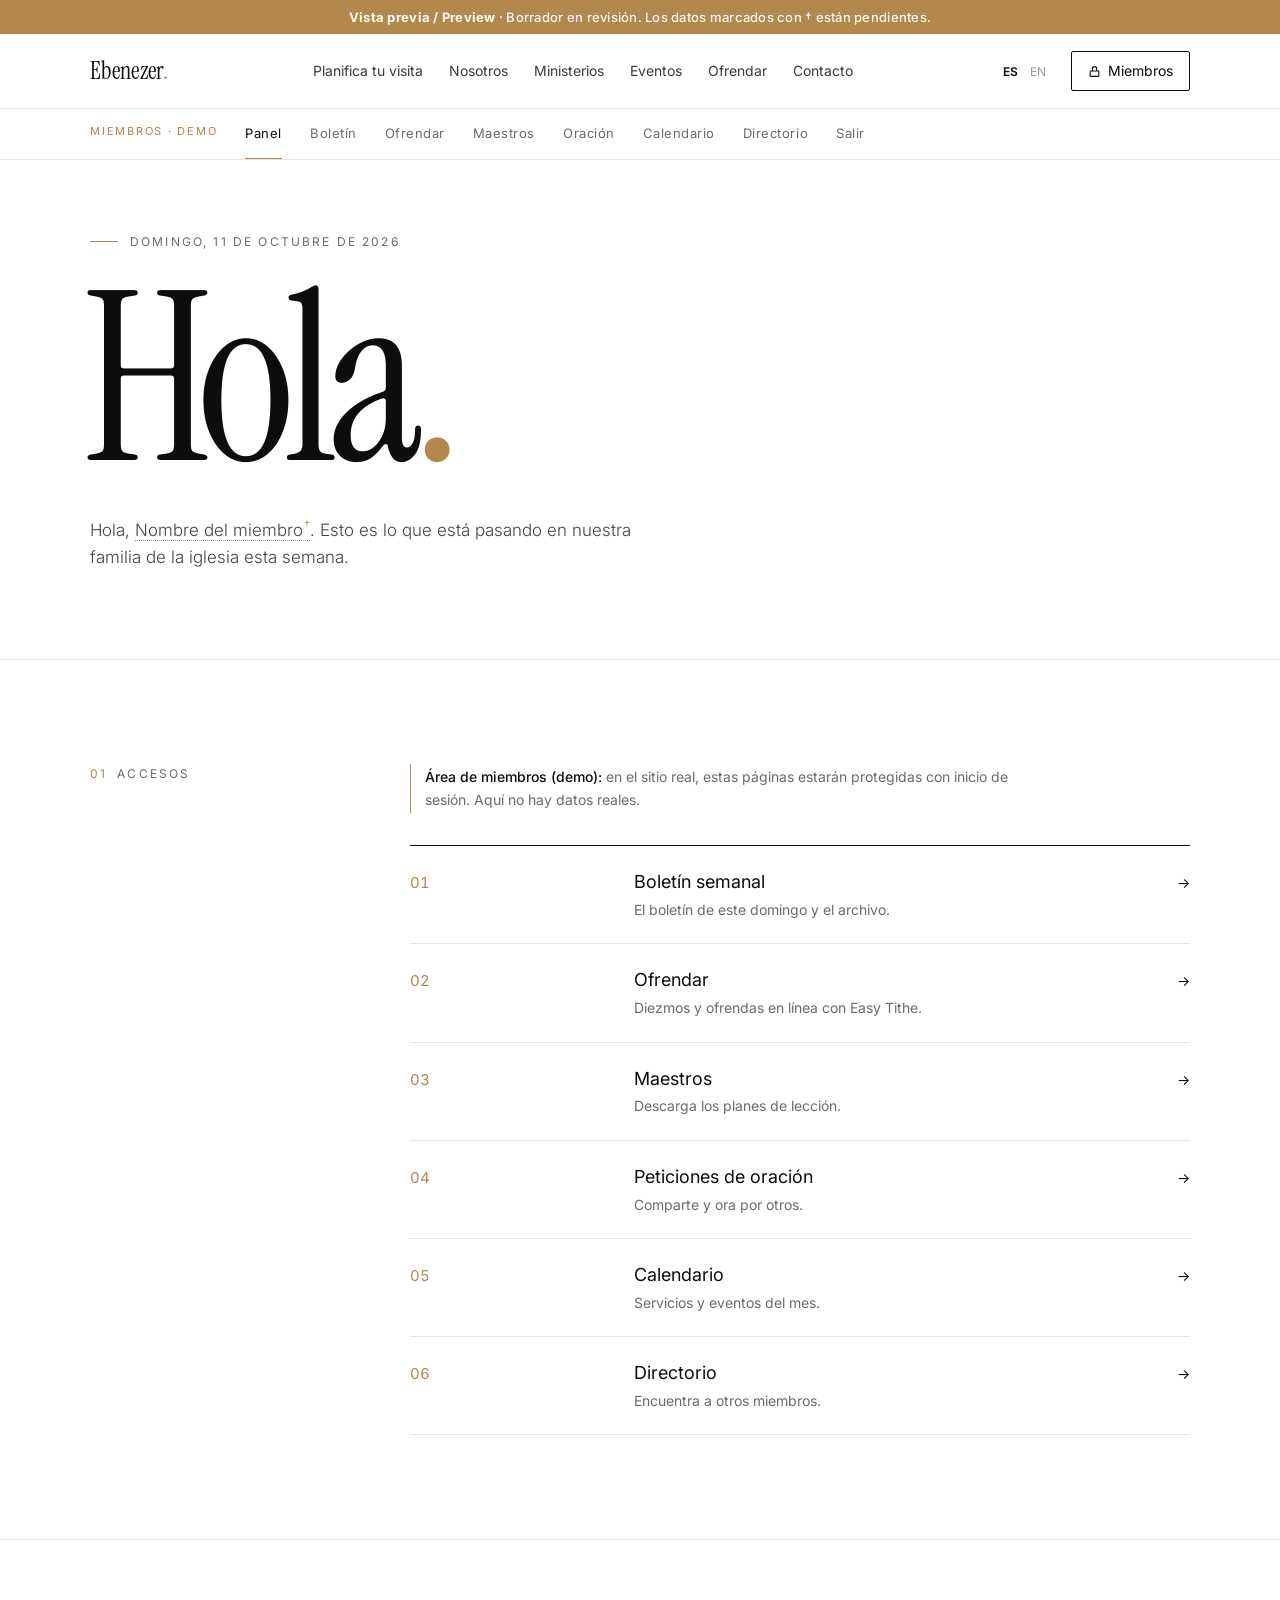
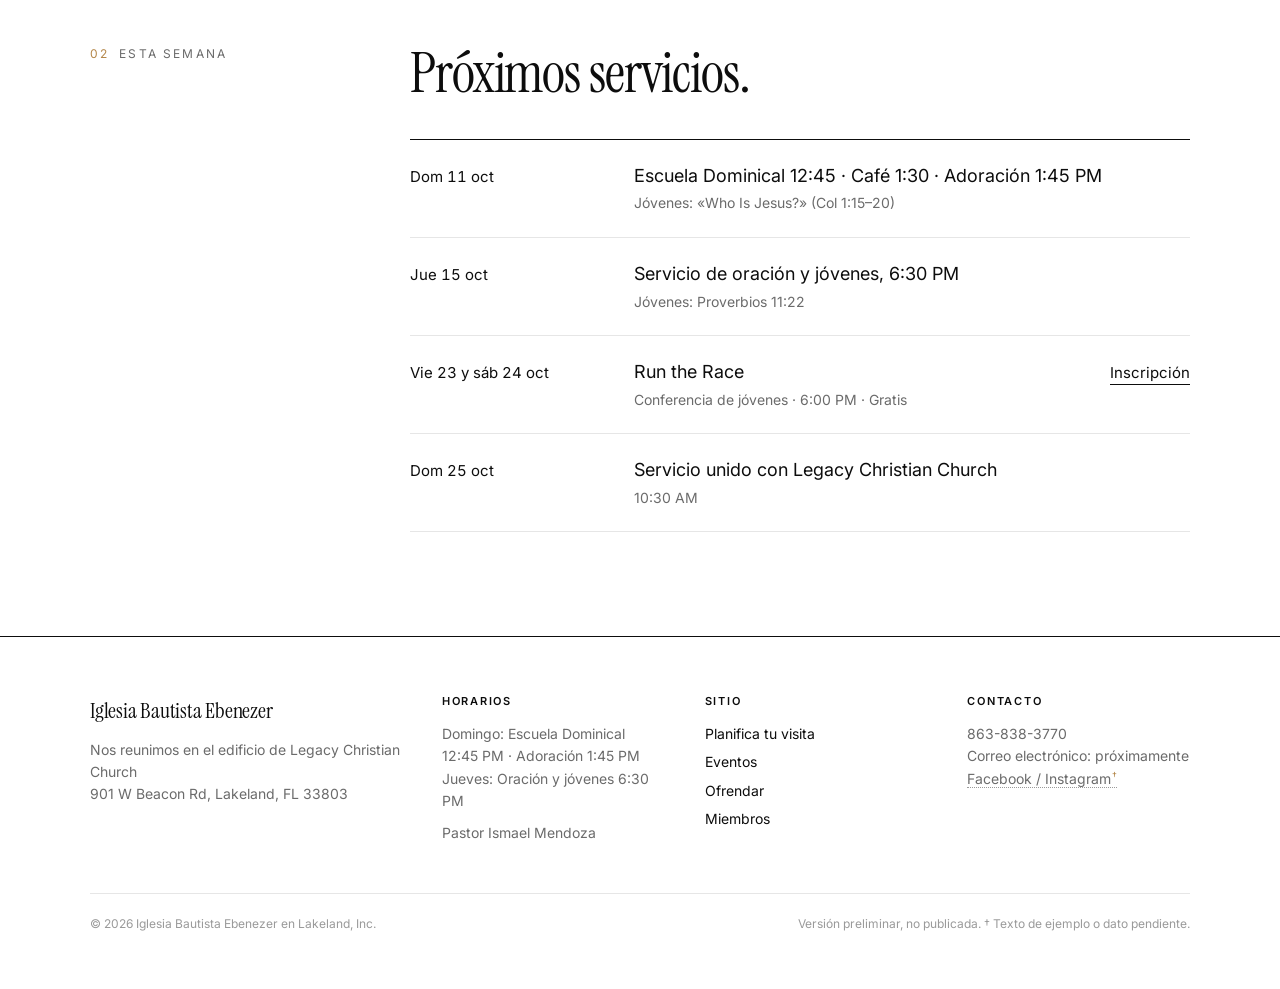
<file: miembros-panel.html>
<!doctype html>
<html lang="es">
<head>
<meta charset="utf-8">
<meta name="viewport" content="width=device-width, initial-scale=1">
<meta name="robots" content="noindex, nofollow">
<title data-es="Panel · Iglesia Bautista Ebenezer" data-en="Dashboard · Iglesia Bautista Ebenezer">Panel · Iglesia Bautista Ebenezer</title>
<meta name="description" content="Iglesia Bautista Ebenezer, iglesia bilingüe en Lakeland, FL. Domingos 12:45 PM · Jueves 6:30 PM. 901 W Beacon Rd.">
<link rel="icon" href="data:image/svg+xml,%3Csvg xmlns=%22http://www.w3.org/2000/svg%22 viewBox=%220 0 48 48%22%3E%3Crect width=%2248%22 height=%2248%22 fill=%22%230d0d0d%22/%3E%3Ctext x=%2224%22 y=%2236%22 font-family=%22Georgia,serif%22 font-size=%2232%22 fill=%22white%22 text-anchor=%22middle%22%3EE%3C/text%3E%3Ccircle cx=%2238%22 cy=%2234%22 r=%223%22 fill=%22%23b4874a%22/%3E%3C/svg%3E">
<link rel="preconnect" href="https://fonts.googleapis.com">
<link rel="preconnect" href="https://fonts.gstatic.com" crossorigin>
<link href="https://fonts.googleapis.com/css2?family=Instrument+Serif:ital@0;1&family=Inter:wght@300..700&display=swap" rel="stylesheet">
<link rel="stylesheet" href="assets/site.css">
</head>
<body>
<div class="preview-banner" role="note"><strong>Vista previa / Preview</strong> · <span data-l="es">Borrador en revisión. Los datos marcados con † están pendientes.</span><span data-l="en">Draft under review. Items marked † are still pending.</span></div>
<a class="skip" href="#main"><span data-l="es">Saltar al contenido</span><span data-l="en">Skip to content</span></a>
<header class="site">
 <div class="wrap nav">
  <a class="brand" href="index.html" aria-label="Iglesia Bautista Ebenezer">Ebenezer<b>.</b></a>
  <ul class="menu"><li><a href="visita.html"><span data-l="es">Planifica tu visita</span><span data-l="en">Plan Your Visit</span></a></li><li><a href="nosotros.html"><span data-l="es">Nosotros</span><span data-l="en">About</span></a></li><li><a href="ministerios.html"><span data-l="es">Ministerios</span><span data-l="en">Ministries</span></a></li><li><a href="eventos.html"><span data-l="es">Eventos</span><span data-l="en">Events</span></a></li><li><a href="miembros-ofrendar.html"><span data-l="es">Ofrendar</span><span data-l="en">Give</span></a></li><li><a href="contacto.html"><span data-l="es">Contacto</span><span data-l="en">Contact</span></a></li></ul>
  <div class="right">
   <div class="lang" role="group" aria-label="Idioma / Language"><button data-set="es" aria-pressed="true">ES</button><button data-set="en" aria-pressed="false">EN</button></div>
   <a class="login" href="miembros-panel.html"><svg width="13" height="13" viewBox="0 0 24 24" fill="none" stroke="currentColor" stroke-width="2" aria-hidden="true"><rect x="4" y="11" width="16" height="10" rx="1"/><path d="M8 11V7a4 4 0 0 1 8 0v4"/></svg><span class="lbl"><span data-l="es">Miembros</span><span data-l="en">Members</span></span></a>
   <button class="burger" aria-expanded="false" aria-label="Menú / Menu"><span data-l="es">Menú</span><span data-l="en">Menu</span></button>
  </div>
 </div>
</header>
<nav class="mnav" aria-label="Menú"><a href="index.html"><span data-l="es">Inicio</span><span data-l="en">Home</span></a><a href="visita.html"><span data-l="es">Planifica tu visita</span><span data-l="en">Plan Your Visit</span></a><a href="nosotros.html"><span data-l="es">Nosotros</span><span data-l="en">About</span></a><a href="ministerios.html"><span data-l="es">Ministerios</span><span data-l="en">Ministries</span></a><a href="eventos.html"><span data-l="es">Eventos</span><span data-l="en">Events</span></a><a href="miembros-ofrendar.html"><span data-l="es">Ofrendar</span><span data-l="en">Give</span></a><a href="contacto.html"><span data-l="es">Contacto</span><span data-l="en">Contact</span></a><a href="miembros.html"><span data-l="es">Miembros</span><span data-l="en">Members</span></a></nav>
<div class="subnav"><div class="wrap"><span class="tag"><span data-l="es">Miembros · demo</span><span data-l="en">Members · demo</span></span><a href="miembros-panel.html" aria-current=page><span data-l="es">Panel</span><span data-l="en">Dashboard</span></a><a href="miembros-boletin.html"><span data-l="es">Boletín</span><span data-l="en">Bulletin</span></a><a href="miembros-ofrendar.html"><span data-l="es">Ofrendar</span><span data-l="en">Give</span></a><a href="miembros-maestros.html"><span data-l="es">Maestros</span><span data-l="en">Teachers</span></a><a href="miembros-oracion.html"><span data-l="es">Oración</span><span data-l="en">Prayer</span></a><a href="miembros-calendario.html"><span data-l="es">Calendario</span><span data-l="en">Calendar</span></a><a href="miembros-directorio.html"><span data-l="es">Directorio</span><span data-l="en">Directory</span></a><a href="miembros.html"><span data-l="es">Salir</span><span data-l="en">Sign out</span></a></div></div>
<main id="main">
 <div class="wrap phead">
  <p class="eyebrow"><span data-l="es">Domingo, 11 de octubre de 2026</span><span data-l="en">Sunday, October 11, 2026</span></p>
  <h1 class="title"><span data-l="es">Hola<em>.</em></span><span data-l="en">Hello<em>.</em></span></h1>
  <p class="lede" style="margin-top:36px"><span data-l="es">Hola,</span><span data-l="en">Hi,</span> <span class="ph"><span data-l="es">Nombre del miembro</span><span data-l="en">Member name</span></span>. <span data-l="es">Esto es lo que está pasando en nuestra familia de la iglesia esta semana.</span><span data-l="en">Here’s what’s happening in our church family this week.</span></p>
 </div>
 <section class="s"><div class="wrap sec"><p class="num"><span>01</span><span data-l="es">Accesos</span><span data-l="en">Shortcuts</span></p><div><p class="note"><b><span data-l="es">Área de miembros (demo):</span><span data-l="en">Members area (demo):</span></b> <span data-l="es">en el sitio real, estas páginas estarán protegidas con inicio de sesión. Aquí no hay datos reales.</span><span data-l="en">on the live site these pages will be behind a sign-in. No real data here.</span></p>
  <div class="rows"><a class="row" href="miembros-boletin.html"><span class="t" style="color:var(--accent)">01</span><span class="n"><span data-l="es">Boletín semanal</span><span data-l="en">Weekly bulletin</span><small><span data-l="es">El boletín de este domingo y el archivo.</span><span data-l="en">This Sunday’s bulletin and the archive.</span></small></span><span class="act">→</span></a><a class="row" href="miembros-ofrendar.html"><span class="t" style="color:var(--accent)">02</span><span class="n"><span data-l="es">Ofrendar</span><span data-l="en">Give</span><small><span data-l="es">Diezmos y ofrendas en línea con Easy Tithe.</span><span data-l="en">Tithes and offerings online with Easy Tithe.</span></small></span><span class="act">→</span></a><a class="row" href="miembros-maestros.html"><span class="t" style="color:var(--accent)">03</span><span class="n"><span data-l="es">Maestros</span><span data-l="en">Teachers</span><small><span data-l="es">Descarga los planes de lección.</span><span data-l="en">Download lesson plans.</span></small></span><span class="act">→</span></a><a class="row" href="miembros-oracion.html"><span class="t" style="color:var(--accent)">04</span><span class="n"><span data-l="es">Peticiones de oración</span><span data-l="en">Prayer requests</span><small><span data-l="es">Comparte y ora por otros.</span><span data-l="en">Share and pray for others.</span></small></span><span class="act">→</span></a><a class="row" href="miembros-calendario.html"><span class="t" style="color:var(--accent)">05</span><span class="n"><span data-l="es">Calendario</span><span data-l="en">Calendar</span><small><span data-l="es">Servicios y eventos del mes.</span><span data-l="en">Services and events this month.</span></small></span><span class="act">→</span></a><a class="row" href="miembros-directorio.html"><span class="t" style="color:var(--accent)">06</span><span class="n"><span data-l="es">Directorio</span><span data-l="en">Directory</span><small><span data-l="es">Encuentra a otros miembros.</span><span data-l="en">Find other members.</span></small></span><span class="act">→</span></a></div></div></div></section>
 <section class="s"><div class="wrap sec"><p class="num"><span>02</span><span data-l="es">Esta semana</span><span data-l="en">This week</span></p><div>
  <h2><span data-l="es">Próximos servicios.</span><span data-l="en">Coming up.</span></h2>
  <div class="rows">
   <div class="row"><span class="t"><span data-l="es">Dom 11 oct</span><span data-l="en">Sun Oct 11</span></span><span class="n"><span data-l="es">Escuela Dominical 12:45 · Café 1:30 · Adoración 1:45 PM</span><span data-l="en">Sunday School 12:45 · Coffee 1:30 · Worship 1:45 PM</span><small><span data-l="es">Jóvenes: «Who Is Jesus?» (Col 1:15–20)</span><span data-l="en">Youth: “Who Is Jesus?” (Col 1:15–20)</span></small></span><span class="tag"></span></div>
   <div class="row"><span class="t"><span data-l="es">Jue 15 oct</span><span data-l="en">Thu Oct 15</span></span><span class="n"><span data-l="es">Servicio de oración y jóvenes, 6:30 PM</span><span data-l="en">Prayer service &amp; youth, 6:30 PM</span><small><span data-l="es">Jóvenes: Proverbios 11:22</span><span data-l="en">Youth: Proverbs 11:22</span></small></span><span class="tag"></span></div>
   <div class="row"><span class="t"><span data-l="es">Vie 23 y sáb 24 oct</span><span data-l="en">Fri Oct 23 &amp; Sat Oct 24</span></span><span class="n">Run the Race<small><span data-l="es">Conferencia de jóvenes · 6:00 PM · Gratis</span><span data-l="en">Youth conference · 6:00 PM · Free</span></small></span><span class="act"><a class="link" href="eventos.html#run-the-race"><span data-l="es">Inscripción</span><span data-l="en">Register</span></a></span></div>
   <div class="row"><span class="t"><span data-l="es">Dom 25 oct</span><span data-l="en">Sun Oct 25</span></span><span class="n"><span data-l="es">Servicio unido con Legacy Christian Church</span><span data-l="en">Joint service with Legacy Christian Church</span><small>10:30 AM</small></span><span class="tag"></span></div>
  </div></div></div></section>
</main>
<footer class="site">
 <div class="wrap">
  <div class="foot">
   <div><a class="brand" href="index.html">Iglesia Bautista Ebenezer</a><p><span data-l="es">Nos reunimos en el edificio de Legacy Christian Church</span><span data-l="en">We meet in the Legacy Christian Church building</span><br>901 W Beacon Rd, Lakeland, FL 33803</p></div>
   <div><h4><span data-l="es">Horarios</span><span data-l="en">Times</span></h4><p><span data-l="es">Domingo</span><span data-l="en">Sunday</span>: <span data-l="es">Escuela Dominical</span><span data-l="en">Sunday School</span> 12:45 PM · <span data-l="es">Adoración</span><span data-l="en">Worship</span> 1:45 PM<br><span data-l="es">Jueves</span><span data-l="en">Thursday</span>: <span data-l="es">Oración y jóvenes</span><span data-l="en">Prayer &amp; youth</span> 6:30 PM</p><p style="margin-top:10px">Pastor Ismael Mendoza</p></div>
   <div><h4><span data-l="es">Sitio</span><span data-l="en">Site</span></h4><ul><li><a href="visita.html"><span data-l="es">Planifica tu visita</span><span data-l="en">Plan Your Visit</span></a></li><li><a href="eventos.html"><span data-l="es">Eventos</span><span data-l="en">Events</span></a></li><li><a href="miembros-ofrendar.html"><span data-l="es">Ofrendar</span><span data-l="en">Give</span></a></li><li><a href="miembros.html"><span data-l="es">Miembros</span><span data-l="en">Members</span></a></li></ul></div>
   <div><h4><span data-l="es">Contacto</span><span data-l="en">Contact</span></h4><p><a href="tel:+18638383770">863-838-3770</a><br><span data-l="es">Correo electrónico: próximamente</span><span data-l="en">Email: coming soon</span><br><span class="ph"><span data-l="es">Facebook / Instagram</span><span data-l="en">Facebook / Instagram</span></span></p></div>
  </div>
  <div class="legal"><span>© 2026 Iglesia Bautista Ebenezer en Lakeland, Inc.</span><span><span data-l="es">Versión preliminar, no publicada. † Texto de ejemplo o dato pendiente.</span><span data-l="en">Preview version, not published. † Sample text or pending detail.</span></span></div>
 </div>
</footer>
<script src="assets/site.js"></script>
</body>
</html>
</file>
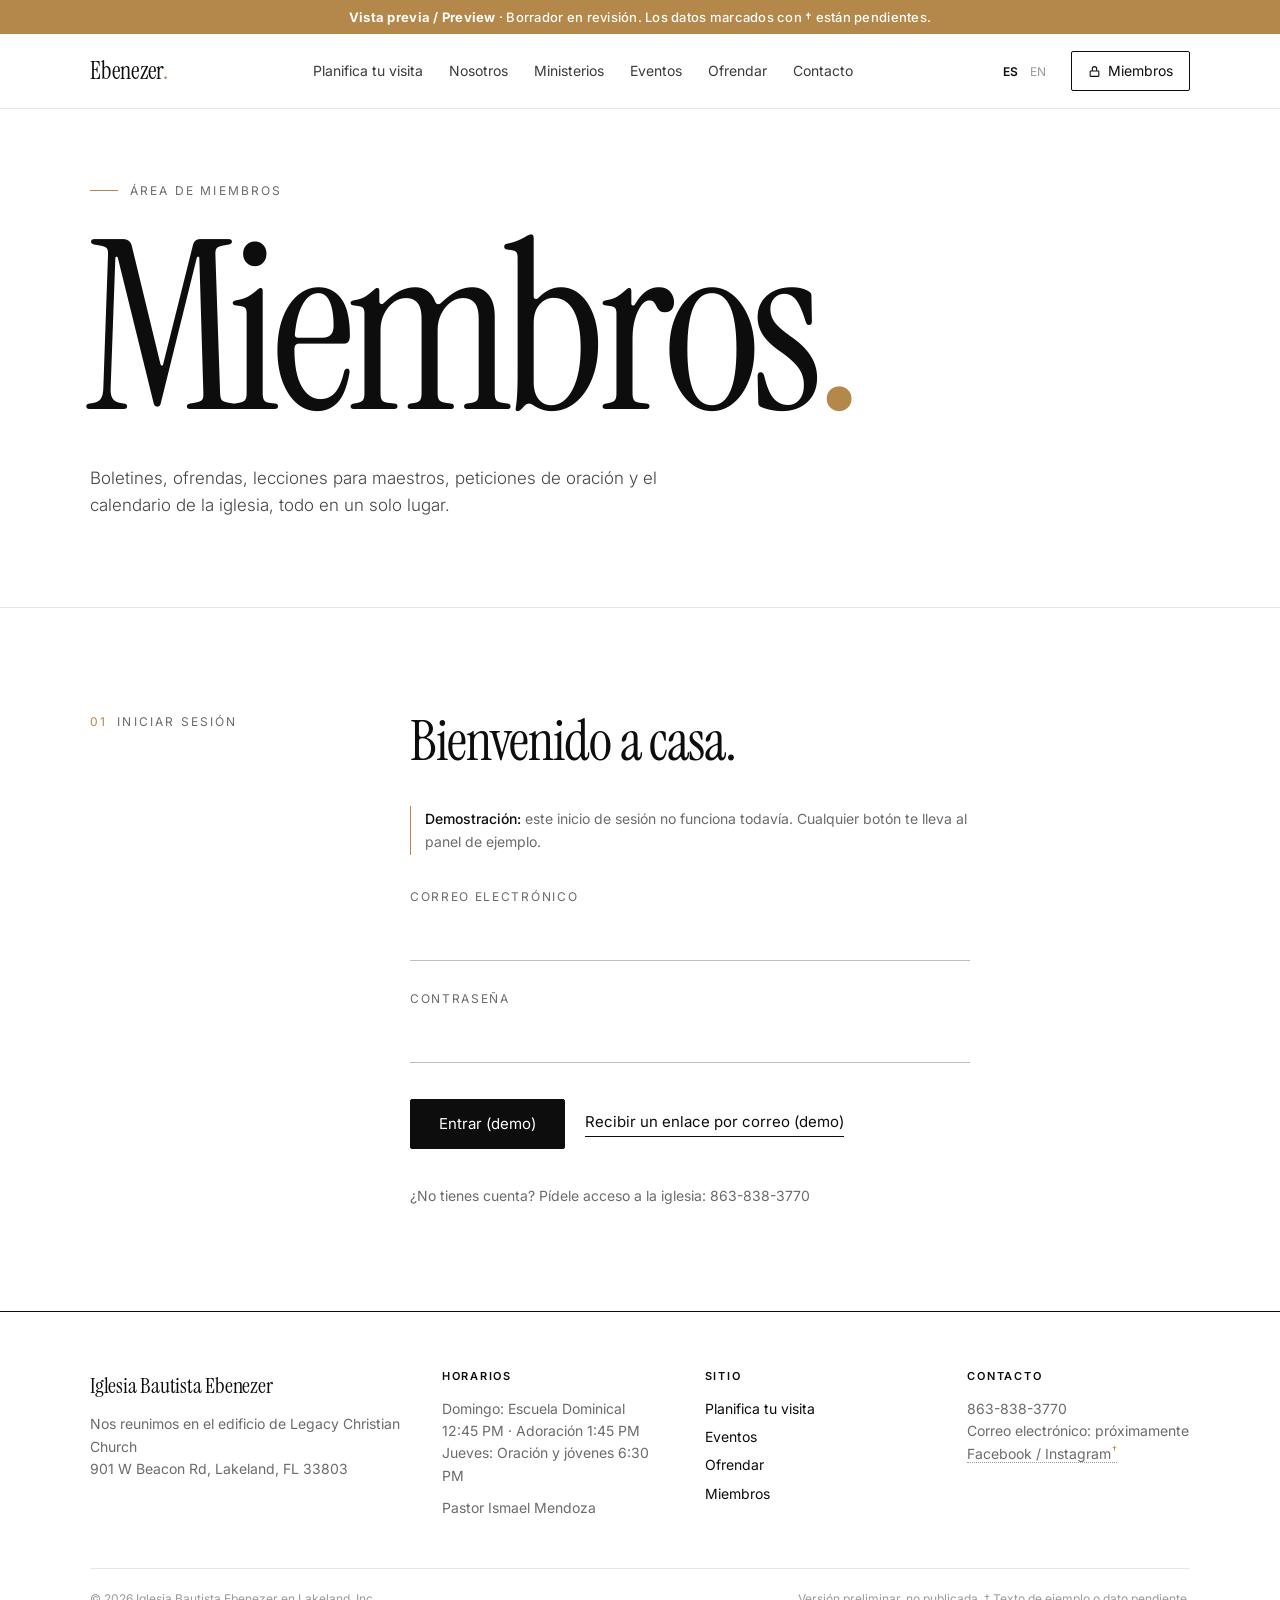
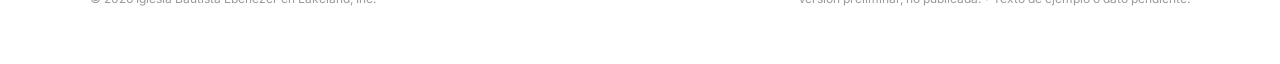
<file: miembros.html>
<!doctype html>
<html lang="es">
<head>
<meta charset="utf-8">
<meta name="viewport" content="width=device-width, initial-scale=1">
<meta name="robots" content="noindex, nofollow">
<title data-es="Miembros · Iglesia Bautista Ebenezer" data-en="Members · Iglesia Bautista Ebenezer">Miembros · Iglesia Bautista Ebenezer</title>
<meta name="description" content="Iglesia Bautista Ebenezer, iglesia bilingüe en Lakeland, FL. Domingos 12:45 PM · Jueves 6:30 PM. 901 W Beacon Rd.">
<link rel="icon" href="data:image/svg+xml,%3Csvg xmlns=%22http://www.w3.org/2000/svg%22 viewBox=%220 0 48 48%22%3E%3Crect width=%2248%22 height=%2248%22 fill=%22%230d0d0d%22/%3E%3Ctext x=%2224%22 y=%2236%22 font-family=%22Georgia,serif%22 font-size=%2232%22 fill=%22white%22 text-anchor=%22middle%22%3EE%3C/text%3E%3Ccircle cx=%2238%22 cy=%2234%22 r=%223%22 fill=%22%23b4874a%22/%3E%3C/svg%3E">
<link rel="preconnect" href="https://fonts.googleapis.com">
<link rel="preconnect" href="https://fonts.gstatic.com" crossorigin>
<link href="https://fonts.googleapis.com/css2?family=Instrument+Serif:ital@0;1&family=Inter:wght@300..700&display=swap" rel="stylesheet">
<link rel="stylesheet" href="assets/site.css">
</head>
<body>
<div class="preview-banner" role="note"><strong>Vista previa / Preview</strong> · <span data-l="es">Borrador en revisión. Los datos marcados con † están pendientes.</span><span data-l="en">Draft under review. Items marked † are still pending.</span></div>
<a class="skip" href="#main"><span data-l="es">Saltar al contenido</span><span data-l="en">Skip to content</span></a>
<header class="site">
 <div class="wrap nav">
  <a class="brand" href="index.html" aria-label="Iglesia Bautista Ebenezer">Ebenezer<b>.</b></a>
  <ul class="menu"><li><a href="visita.html"><span data-l="es">Planifica tu visita</span><span data-l="en">Plan Your Visit</span></a></li><li><a href="nosotros.html"><span data-l="es">Nosotros</span><span data-l="en">About</span></a></li><li><a href="ministerios.html"><span data-l="es">Ministerios</span><span data-l="en">Ministries</span></a></li><li><a href="eventos.html"><span data-l="es">Eventos</span><span data-l="en">Events</span></a></li><li><a href="miembros-ofrendar.html"><span data-l="es">Ofrendar</span><span data-l="en">Give</span></a></li><li><a href="contacto.html"><span data-l="es">Contacto</span><span data-l="en">Contact</span></a></li></ul>
  <div class="right">
   <div class="lang" role="group" aria-label="Idioma / Language"><button data-set="es" aria-pressed="true">ES</button><button data-set="en" aria-pressed="false">EN</button></div>
   <a class="login" href="miembros.html"><svg width="13" height="13" viewBox="0 0 24 24" fill="none" stroke="currentColor" stroke-width="2" aria-hidden="true"><rect x="4" y="11" width="16" height="10" rx="1"/><path d="M8 11V7a4 4 0 0 1 8 0v4"/></svg><span class="lbl"><span data-l="es">Miembros</span><span data-l="en">Members</span></span></a>
   <button class="burger" aria-expanded="false" aria-label="Menú / Menu"><span data-l="es">Menú</span><span data-l="en">Menu</span></button>
  </div>
 </div>
</header>
<nav class="mnav" aria-label="Menú"><a href="index.html"><span data-l="es">Inicio</span><span data-l="en">Home</span></a><a href="visita.html"><span data-l="es">Planifica tu visita</span><span data-l="en">Plan Your Visit</span></a><a href="nosotros.html"><span data-l="es">Nosotros</span><span data-l="en">About</span></a><a href="ministerios.html"><span data-l="es">Ministerios</span><span data-l="en">Ministries</span></a><a href="eventos.html"><span data-l="es">Eventos</span><span data-l="en">Events</span></a><a href="miembros-ofrendar.html"><span data-l="es">Ofrendar</span><span data-l="en">Give</span></a><a href="contacto.html"><span data-l="es">Contacto</span><span data-l="en">Contact</span></a><a href="miembros.html"><span data-l="es">Miembros</span><span data-l="en">Members</span></a></nav>

<main id="main">
 <div class="wrap phead">
  <p class="eyebrow"><span data-l="es">Área de miembros</span><span data-l="en">Members area</span></p>
  <h1 class="title"><span data-l="es">Miembros<em>.</em></span><span data-l="en">Members<em>.</em></span></h1>
  <p class="lede" style="margin-top:36px"><span data-l="es">Boletines, ofrendas, lecciones para maestros, peticiones de oración y el calendario de la iglesia, todo en un solo lugar.</span><span data-l="en">Bulletins, giving, teacher lessons, prayer requests, and the church calendar, all in one place.</span></p>
 </div>
 <section class="s"><div class="wrap sec"><p class="num"><span>01</span><span data-l="es">Iniciar sesión</span><span data-l="en">Sign in</span></p><div style="max-width:560px">
  <h2><span data-l="es">Bienvenido a casa.</span><span data-l="en">Welcome home.</span></h2>
  <p class="note"><b><span data-l="es">Demostración:</span><span data-l="en">Demo:</span></b> <span data-l="es">este inicio de sesión no funciona todavía. Cualquier botón te lleva al panel de ejemplo.</span><span data-l="en">this sign-in doesn’t work yet. Any button takes you to the sample dashboard.</span></p>
  <form action="miembros-panel.html" method="get"><div class="grid2" style="grid-template-columns:1fr">
   <div class="field"><label for="l-e"><span data-l="es">Correo electrónico</span><span data-l="en">Email</span></label><input id="l-e" type="email" autocomplete="email"></div>
   <div class="field"><label for="l-p"><span data-l="es">Contraseña</span><span data-l="en">Password</span></label><input id="l-p" type="password" autocomplete="current-password"></div>
  </div>
  <div class="form-actions"><button class="btn" type="submit"><span data-l="es">Entrar (demo)</span><span data-l="en">Sign in (demo)</span></button><a class="link" href="miembros-panel.html"><span data-l="es">Recibir un enlace por correo (demo)</span><span data-l="en">Email me a sign-in link (demo)</span></a></div></form>
  <p class="muted small" style="margin-top:36px"><span data-l="es">¿No tienes cuenta? Pídele acceso a la iglesia:</span><span data-l="en">No account? Ask the church for access:</span> <a href="tel:+18638383770">863-838-3770</a></p>
 </div></div></section>
</main>
<footer class="site">
 <div class="wrap">
  <div class="foot">
   <div><a class="brand" href="index.html">Iglesia Bautista Ebenezer</a><p><span data-l="es">Nos reunimos en el edificio de Legacy Christian Church</span><span data-l="en">We meet in the Legacy Christian Church building</span><br>901 W Beacon Rd, Lakeland, FL 33803</p></div>
   <div><h4><span data-l="es">Horarios</span><span data-l="en">Times</span></h4><p><span data-l="es">Domingo</span><span data-l="en">Sunday</span>: <span data-l="es">Escuela Dominical</span><span data-l="en">Sunday School</span> 12:45 PM · <span data-l="es">Adoración</span><span data-l="en">Worship</span> 1:45 PM<br><span data-l="es">Jueves</span><span data-l="en">Thursday</span>: <span data-l="es">Oración y jóvenes</span><span data-l="en">Prayer &amp; youth</span> 6:30 PM</p><p style="margin-top:10px">Pastor Ismael Mendoza</p></div>
   <div><h4><span data-l="es">Sitio</span><span data-l="en">Site</span></h4><ul><li><a href="visita.html"><span data-l="es">Planifica tu visita</span><span data-l="en">Plan Your Visit</span></a></li><li><a href="eventos.html"><span data-l="es">Eventos</span><span data-l="en">Events</span></a></li><li><a href="miembros-ofrendar.html"><span data-l="es">Ofrendar</span><span data-l="en">Give</span></a></li><li><a href="miembros.html"><span data-l="es">Miembros</span><span data-l="en">Members</span></a></li></ul></div>
   <div><h4><span data-l="es">Contacto</span><span data-l="en">Contact</span></h4><p><a href="tel:+18638383770">863-838-3770</a><br><span data-l="es">Correo electrónico: próximamente</span><span data-l="en">Email: coming soon</span><br><span class="ph"><span data-l="es">Facebook / Instagram</span><span data-l="en">Facebook / Instagram</span></span></p></div>
  </div>
  <div class="legal"><span>© 2026 Iglesia Bautista Ebenezer en Lakeland, Inc.</span><span><span data-l="es">Versión preliminar, no publicada. † Texto de ejemplo o dato pendiente.</span><span data-l="en">Preview version, not published. † Sample text or pending detail.</span></span></div>
 </div>
</footer>
<script src="assets/site.js"></script>
</body>
</html>
</file>
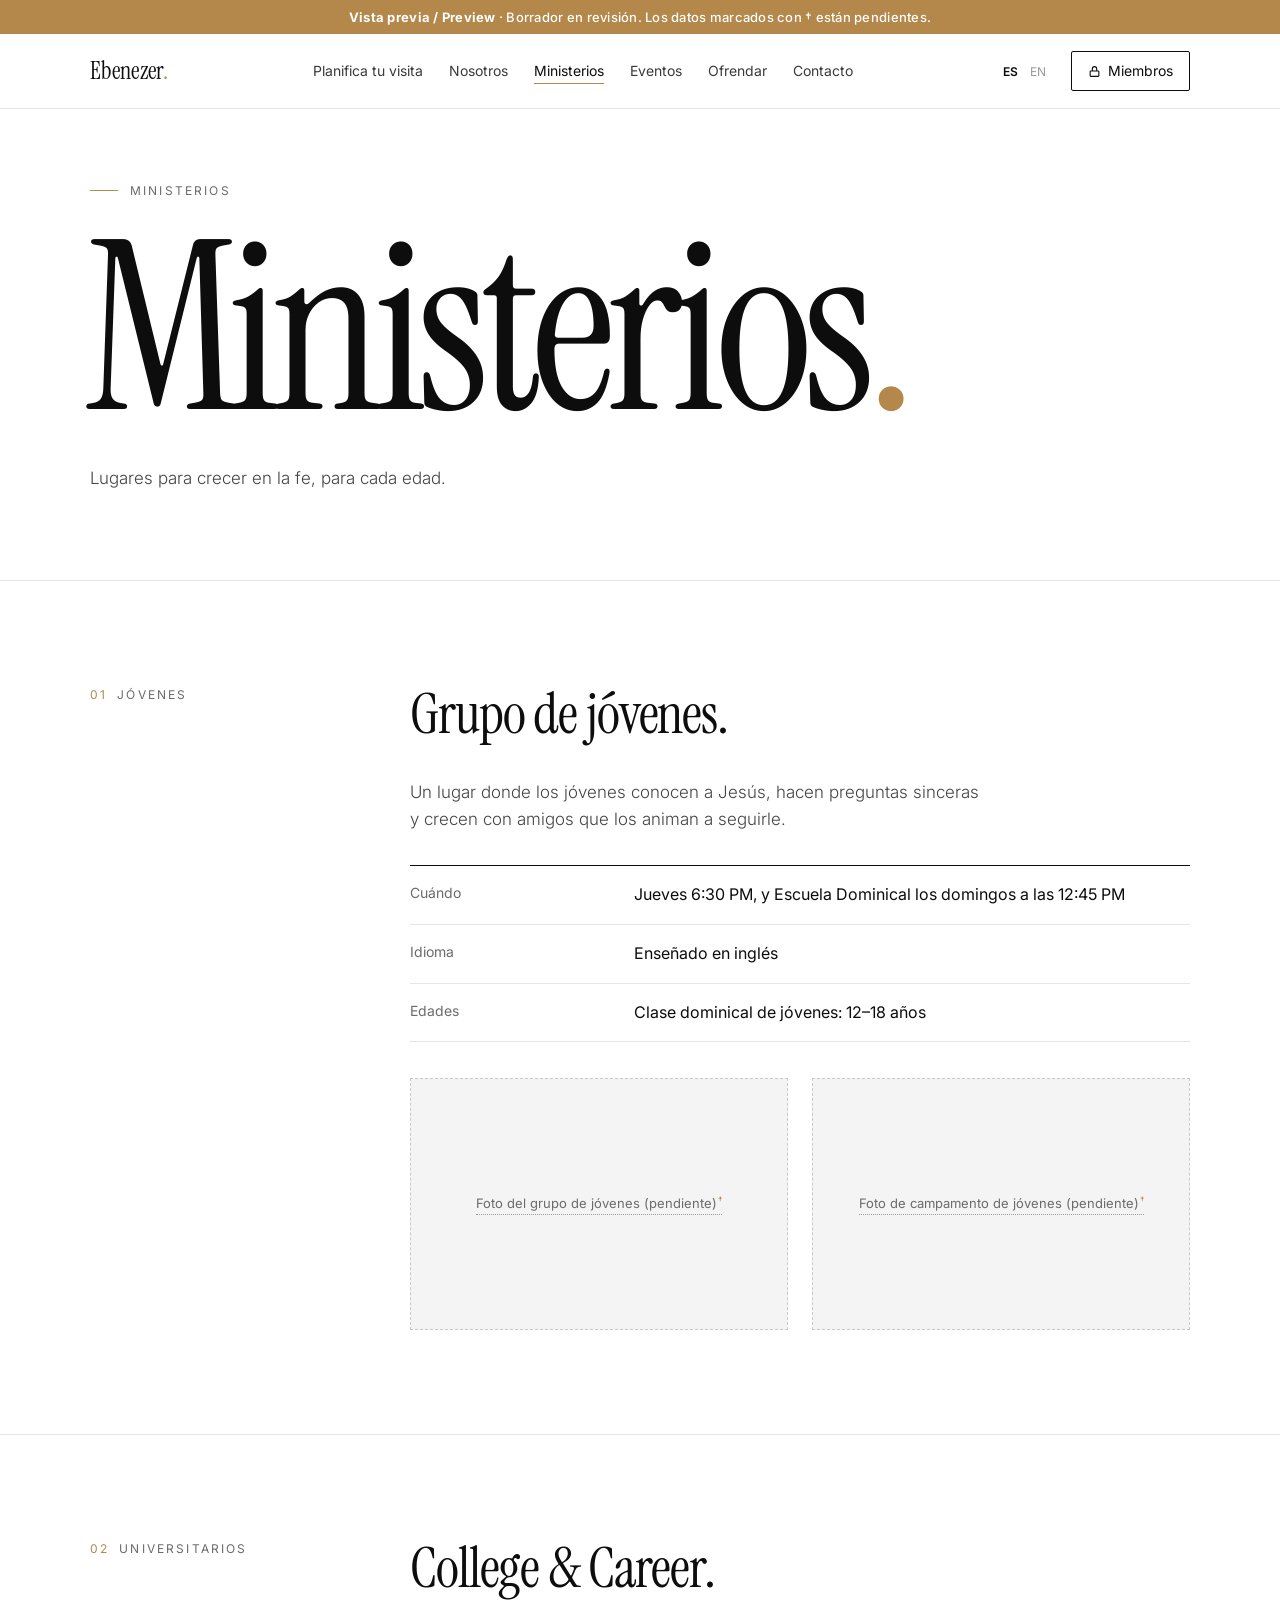
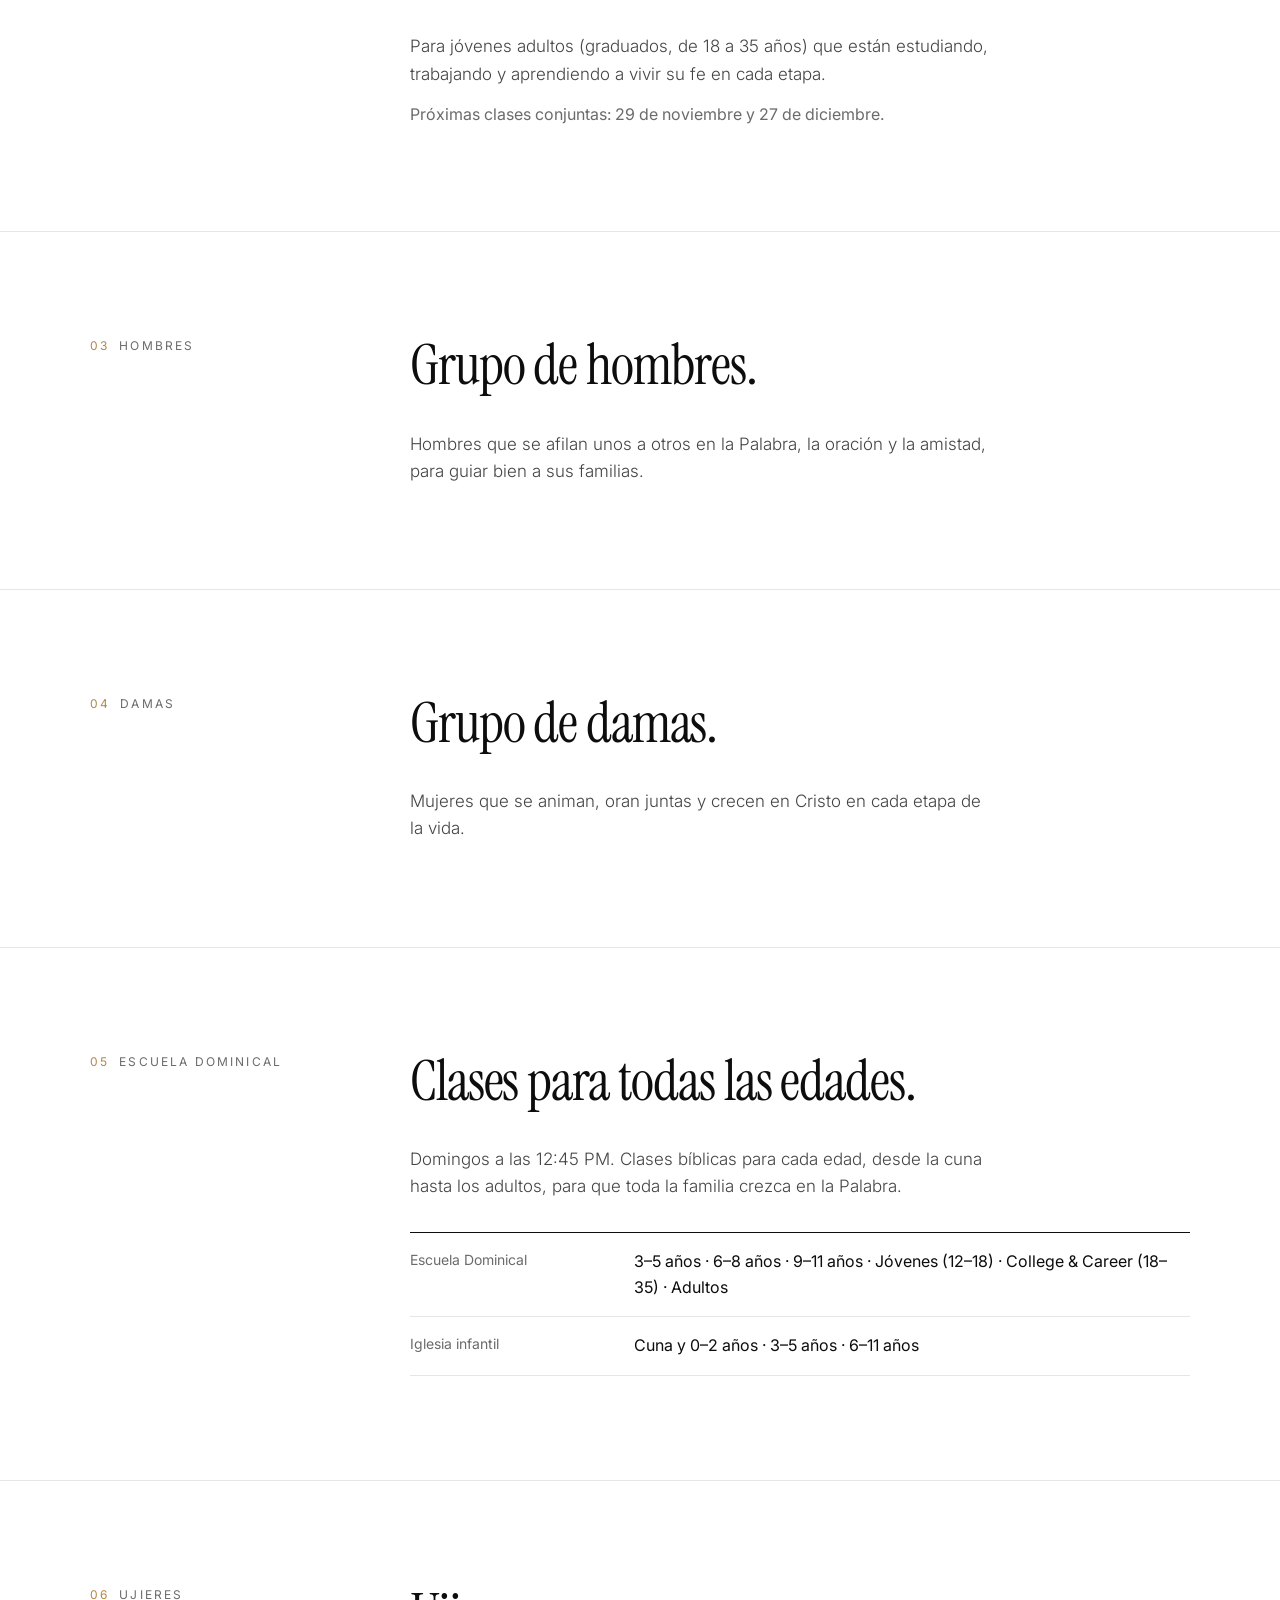
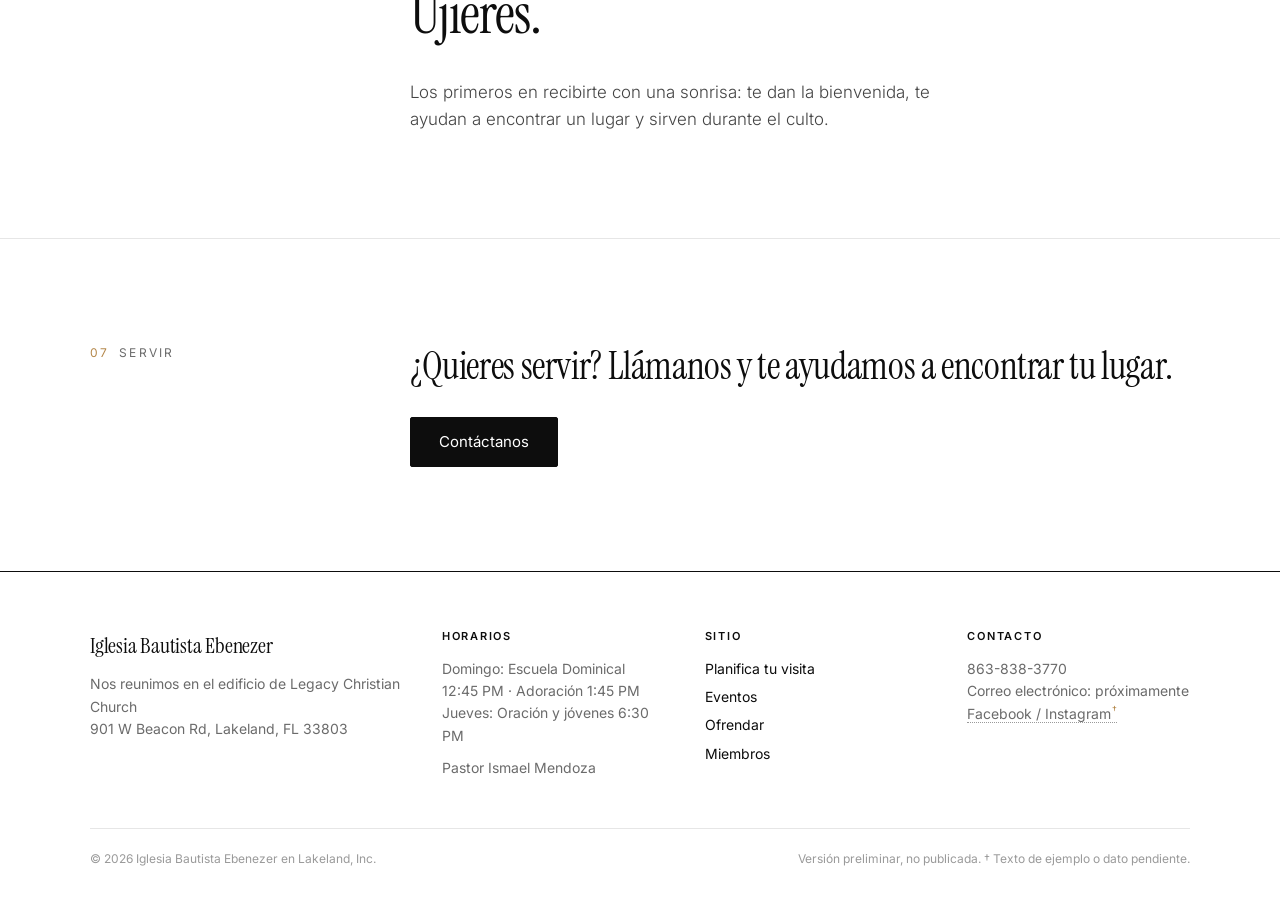
<file: ministerios.html>
<!doctype html>
<html lang="es">
<head>
<meta charset="utf-8">
<meta name="viewport" content="width=device-width, initial-scale=1">
<meta name="robots" content="noindex, nofollow">
<title data-es="Ministerios · Iglesia Bautista Ebenezer" data-en="Ministries · Iglesia Bautista Ebenezer">Ministerios · Iglesia Bautista Ebenezer</title>
<meta name="description" content="Iglesia Bautista Ebenezer, iglesia bilingüe en Lakeland, FL. Domingos 12:45 PM · Jueves 6:30 PM. 901 W Beacon Rd.">
<link rel="icon" href="data:image/svg+xml,%3Csvg xmlns=%22http://www.w3.org/2000/svg%22 viewBox=%220 0 48 48%22%3E%3Crect width=%2248%22 height=%2248%22 fill=%22%230d0d0d%22/%3E%3Ctext x=%2224%22 y=%2236%22 font-family=%22Georgia,serif%22 font-size=%2232%22 fill=%22white%22 text-anchor=%22middle%22%3EE%3C/text%3E%3Ccircle cx=%2238%22 cy=%2234%22 r=%223%22 fill=%22%23b4874a%22/%3E%3C/svg%3E">
<link rel="preconnect" href="https://fonts.googleapis.com">
<link rel="preconnect" href="https://fonts.gstatic.com" crossorigin>
<link href="https://fonts.googleapis.com/css2?family=Instrument+Serif:ital@0;1&family=Inter:wght@300..700&display=swap" rel="stylesheet">
<link rel="stylesheet" href="assets/site.css">
</head>
<body>
<div class="preview-banner" role="note"><strong>Vista previa / Preview</strong> · <span data-l="es">Borrador en revisión. Los datos marcados con † están pendientes.</span><span data-l="en">Draft under review. Items marked † are still pending.</span></div>
<a class="skip" href="#main"><span data-l="es">Saltar al contenido</span><span data-l="en">Skip to content</span></a>
<header class="site">
 <div class="wrap nav">
  <a class="brand" href="index.html" aria-label="Iglesia Bautista Ebenezer">Ebenezer<b>.</b></a>
  <ul class="menu"><li><a href="visita.html"><span data-l="es">Planifica tu visita</span><span data-l="en">Plan Your Visit</span></a></li><li><a href="nosotros.html"><span data-l="es">Nosotros</span><span data-l="en">About</span></a></li><li><a href="ministerios.html" aria-current=page><span data-l="es">Ministerios</span><span data-l="en">Ministries</span></a></li><li><a href="eventos.html"><span data-l="es">Eventos</span><span data-l="en">Events</span></a></li><li><a href="miembros-ofrendar.html"><span data-l="es">Ofrendar</span><span data-l="en">Give</span></a></li><li><a href="contacto.html"><span data-l="es">Contacto</span><span data-l="en">Contact</span></a></li></ul>
  <div class="right">
   <div class="lang" role="group" aria-label="Idioma / Language"><button data-set="es" aria-pressed="true">ES</button><button data-set="en" aria-pressed="false">EN</button></div>
   <a class="login" href="miembros.html"><svg width="13" height="13" viewBox="0 0 24 24" fill="none" stroke="currentColor" stroke-width="2" aria-hidden="true"><rect x="4" y="11" width="16" height="10" rx="1"/><path d="M8 11V7a4 4 0 0 1 8 0v4"/></svg><span class="lbl"><span data-l="es">Miembros</span><span data-l="en">Members</span></span></a>
   <button class="burger" aria-expanded="false" aria-label="Menú / Menu"><span data-l="es">Menú</span><span data-l="en">Menu</span></button>
  </div>
 </div>
</header>
<nav class="mnav" aria-label="Menú"><a href="index.html"><span data-l="es">Inicio</span><span data-l="en">Home</span></a><a href="visita.html"><span data-l="es">Planifica tu visita</span><span data-l="en">Plan Your Visit</span></a><a href="nosotros.html"><span data-l="es">Nosotros</span><span data-l="en">About</span></a><a href="ministerios.html" aria-current=page><span data-l="es">Ministerios</span><span data-l="en">Ministries</span></a><a href="eventos.html"><span data-l="es">Eventos</span><span data-l="en">Events</span></a><a href="miembros-ofrendar.html"><span data-l="es">Ofrendar</span><span data-l="en">Give</span></a><a href="contacto.html"><span data-l="es">Contacto</span><span data-l="en">Contact</span></a><a href="miembros.html"><span data-l="es">Miembros</span><span data-l="en">Members</span></a></nav>

<main id="main">
 <div class="wrap phead">
  <p class="eyebrow"><span data-l="es">Ministerios</span><span data-l="en">Ministries</span></p>
  <h1 class="title"><span data-l="es">Ministerios<em>.</em></span><span data-l="en">Ministries<em>.</em></span></h1>
  <p class="lede" style="margin-top:36px"><span data-l="es">Lugares para crecer en la fe, para cada edad.</span><span data-l="en">Places to grow in faith, for every age.</span></p>
 </div>
 <section class="s"><div class="wrap sec"><p class="num"><span>01</span><span data-l="es">Jóvenes</span><span data-l="en">Youth</span></p><div>
  <h2><span data-l="es">Grupo de jóvenes.</span><span data-l="en">Youth Group.</span></h2>
  <p class="lede"><span data-l="es">Un lugar donde los jóvenes conocen a Jesús, hacen preguntas sinceras y crecen con amigos que los animan a seguirle.</span><span data-l="en">A place where young people get to know Jesus, ask honest questions, and grow with friends who spur them on to follow Him.</span></p>
  <div class="dl" style="margin-top:32px"><div><span class="k"><span data-l="es">Cuándo</span><span data-l="en">When</span></span><span><span data-l="es">Jueves 6:30 PM, y Escuela Dominical los domingos a las 12:45 PM</span><span data-l="en">Thursdays 6:30 PM, and Sunday School at 12:45 PM</span></span></div>
  <div><span class="k"><span data-l="es">Idioma</span><span data-l="en">Language</span></span><span><span data-l="es">Enseñado en inglés</span><span data-l="en">Taught in English</span></span></div>
  <div><span class="k"><span data-l="es">Edades</span><span data-l="en">Ages</span></span><span><span data-l="es">Clase dominical de jóvenes: 12–18 años</span><span data-l="en">Youth Sunday class: ages 12–18</span></span></div></div>
  <div class="photos2" style="margin-top:36px"><figure class="photo-ph" style="aspect-ratio:3/2"><span class="ph"><span data-l="es">Foto del grupo de jóvenes (pendiente)</span><span data-l="en">Youth group photo (pending)</span></span></figure><figure class="photo-ph" style="aspect-ratio:3/2"><span class="ph"><span data-l="es">Foto de campamento de jóvenes (pendiente)</span><span data-l="en">Youth camp photo (pending)</span></span></figure></div>
 </div></div></section>
 <section class="s"><div class="wrap sec"><p class="num"><span>02</span><span data-l="es">Universitarios</span><span data-l="en">College &amp; Career</span></p><div>
  <h2><span data-l="es">College &amp; Career.</span><span data-l="en">College &amp; Career.</span></h2>
  <p class="lede"><span data-l="es">Para jóvenes adultos (graduados, de 18 a 35 años) que están estudiando, trabajando y aprendiendo a vivir su fe en cada etapa.</span><span data-l="en">For young adults (graduates, ages 18–35) who are studying, working, and learning to live out their faith in every season.</span></p>
  <p class="muted" style="margin-top:14px"><span data-l="es">Próximas clases conjuntas: 29 de noviembre y 27 de diciembre.</span><span data-l="en">Upcoming joint classes: November 29 and December 27.</span></p>
 </div></div></section>
 <section class="s"><div class="wrap sec"><p class="num"><span>03</span><span data-l="es">Hombres</span><span data-l="en">Men</span></p><div>
  <h2><span data-l="es">Grupo de hombres.</span><span data-l="en">Men’s Group.</span></h2>
  <p class="lede"><span data-l="es">Hombres que se afilan unos a otros en la Palabra, la oración y la amistad, para guiar bien a sus familias.</span><span data-l="en">Men sharpening one another in the Word, prayer, and friendship, so they can lead their families well.</span></p>
 </div></div></section>
 <section class="s"><div class="wrap sec"><p class="num"><span>04</span><span data-l="es">Damas</span><span data-l="en">Ladies</span></p><div>
  <h2><span data-l="es">Grupo de damas.</span><span data-l="en">Ladies’ Group.</span></h2>
  <p class="lede"><span data-l="es">Mujeres que se animan, oran juntas y crecen en Cristo en cada etapa de la vida.</span><span data-l="en">Women encouraging one another, praying together, and growing in Christ in every season of life.</span></p>
 </div></div></section>
 <section class="s"><div class="wrap sec"><p class="num"><span>05</span><span data-l="es">Escuela Dominical</span><span data-l="en">Sunday School</span></p><div>
  <h2><span data-l="es">Clases para todas las edades.</span><span data-l="en">Classes for all ages.</span></h2>
  <p class="lede"><span data-l="es">Domingos a las 12:45 PM. Clases bíblicas para cada edad, desde la cuna hasta los adultos, para que toda la familia crezca en la Palabra.</span><span data-l="en">Sundays at 12:45 PM. Bible classes for every age, nursery through adults, so the whole family grows in the Word.</span></p>
  <div class="dl" style="margin-top:32px">
   <div><span class="k"><span data-l="es">Escuela Dominical</span><span data-l="en">Sunday School</span></span><span><span data-l="es">3–5 años · 6–8 años · 9–11 años · Jóvenes (12–18) · College &amp; Career (18–35) · Adultos</span><span data-l="en">Ages 3–5 · Ages 6–8 · Ages 9–11 · Youth (12–18) · College &amp; Career (18–35) · Adults</span></span></div>
   <div><span class="k"><span data-l="es">Iglesia infantil</span><span data-l="en">Children’s church</span></span><span><span data-l="es">Cuna y 0–2 años · 3–5 años · 6–11 años</span><span data-l="en">Nursery &amp; 0–2 · Ages 3–5 · Ages 6–11</span></span></div>
  </div>
 </div></div></section>
 <section class="s"><div class="wrap sec"><p class="num"><span>06</span><span data-l="es">Ujieres</span><span data-l="en">Ushers</span></p><div>
  <h2><span data-l="es">Ujieres.</span><span data-l="en">Ushers.</span></h2>
  <p class="lede"><span data-l="es">Los primeros en recibirte con una sonrisa: te dan la bienvenida, te ayudan a encontrar un lugar y sirven durante el culto.</span><span data-l="en">The first to greet you with a smile: they welcome you, help you find a seat, and serve throughout the service.</span></p>
 </div></div></section>
 <section class="s"><div class="wrap sec"><p class="num"><span>07</span><span data-l="es">Servir</span><span data-l="en">Serve</span></p><div>
  <blockquote><span data-l="es">¿Quieres servir? Llámanos y te ayudamos a encontrar tu lugar.</span><span data-l="en">Want to serve? Give us a call and we’ll help you find your place.</span></blockquote>
  <p style="margin-top:28px"><a class="btn" href="contacto.html"><span data-l="es">Contáctanos</span><span data-l="en">Contact us</span></a></p>
 </div></div></section>
</main>
<footer class="site">
 <div class="wrap">
  <div class="foot">
   <div><a class="brand" href="index.html">Iglesia Bautista Ebenezer</a><p><span data-l="es">Nos reunimos en el edificio de Legacy Christian Church</span><span data-l="en">We meet in the Legacy Christian Church building</span><br>901 W Beacon Rd, Lakeland, FL 33803</p></div>
   <div><h4><span data-l="es">Horarios</span><span data-l="en">Times</span></h4><p><span data-l="es">Domingo</span><span data-l="en">Sunday</span>: <span data-l="es">Escuela Dominical</span><span data-l="en">Sunday School</span> 12:45 PM · <span data-l="es">Adoración</span><span data-l="en">Worship</span> 1:45 PM<br><span data-l="es">Jueves</span><span data-l="en">Thursday</span>: <span data-l="es">Oración y jóvenes</span><span data-l="en">Prayer &amp; youth</span> 6:30 PM</p><p style="margin-top:10px">Pastor Ismael Mendoza</p></div>
   <div><h4><span data-l="es">Sitio</span><span data-l="en">Site</span></h4><ul><li><a href="visita.html"><span data-l="es">Planifica tu visita</span><span data-l="en">Plan Your Visit</span></a></li><li><a href="eventos.html"><span data-l="es">Eventos</span><span data-l="en">Events</span></a></li><li><a href="miembros-ofrendar.html"><span data-l="es">Ofrendar</span><span data-l="en">Give</span></a></li><li><a href="miembros.html"><span data-l="es">Miembros</span><span data-l="en">Members</span></a></li></ul></div>
   <div><h4><span data-l="es">Contacto</span><span data-l="en">Contact</span></h4><p><a href="tel:+18638383770">863-838-3770</a><br><span data-l="es">Correo electrónico: próximamente</span><span data-l="en">Email: coming soon</span><br><span class="ph"><span data-l="es">Facebook / Instagram</span><span data-l="en">Facebook / Instagram</span></span></p></div>
  </div>
  <div class="legal"><span>© 2026 Iglesia Bautista Ebenezer en Lakeland, Inc.</span><span><span data-l="es">Versión preliminar, no publicada. † Texto de ejemplo o dato pendiente.</span><span data-l="en">Preview version, not published. † Sample text or pending detail.</span></span></div>
 </div>
</footer>
<script src="assets/site.js"></script>
</body>
</html>
</file>
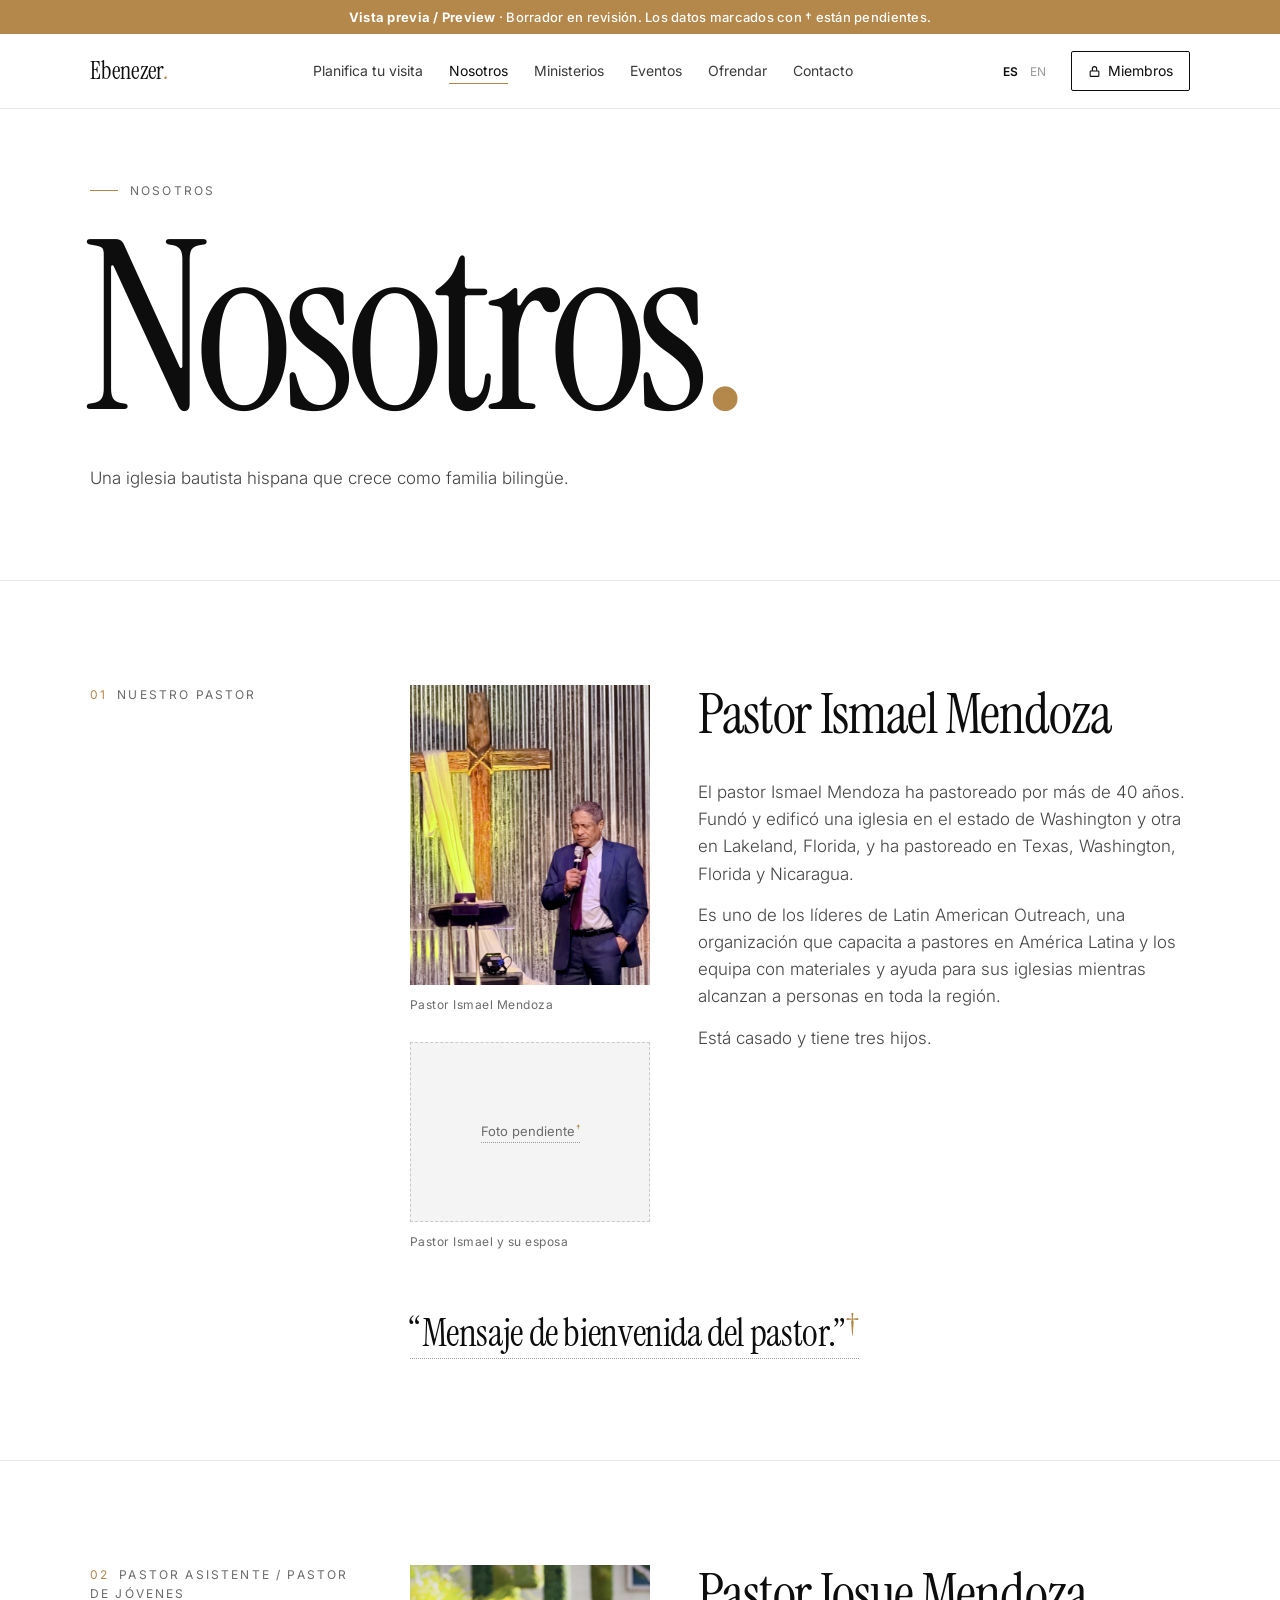
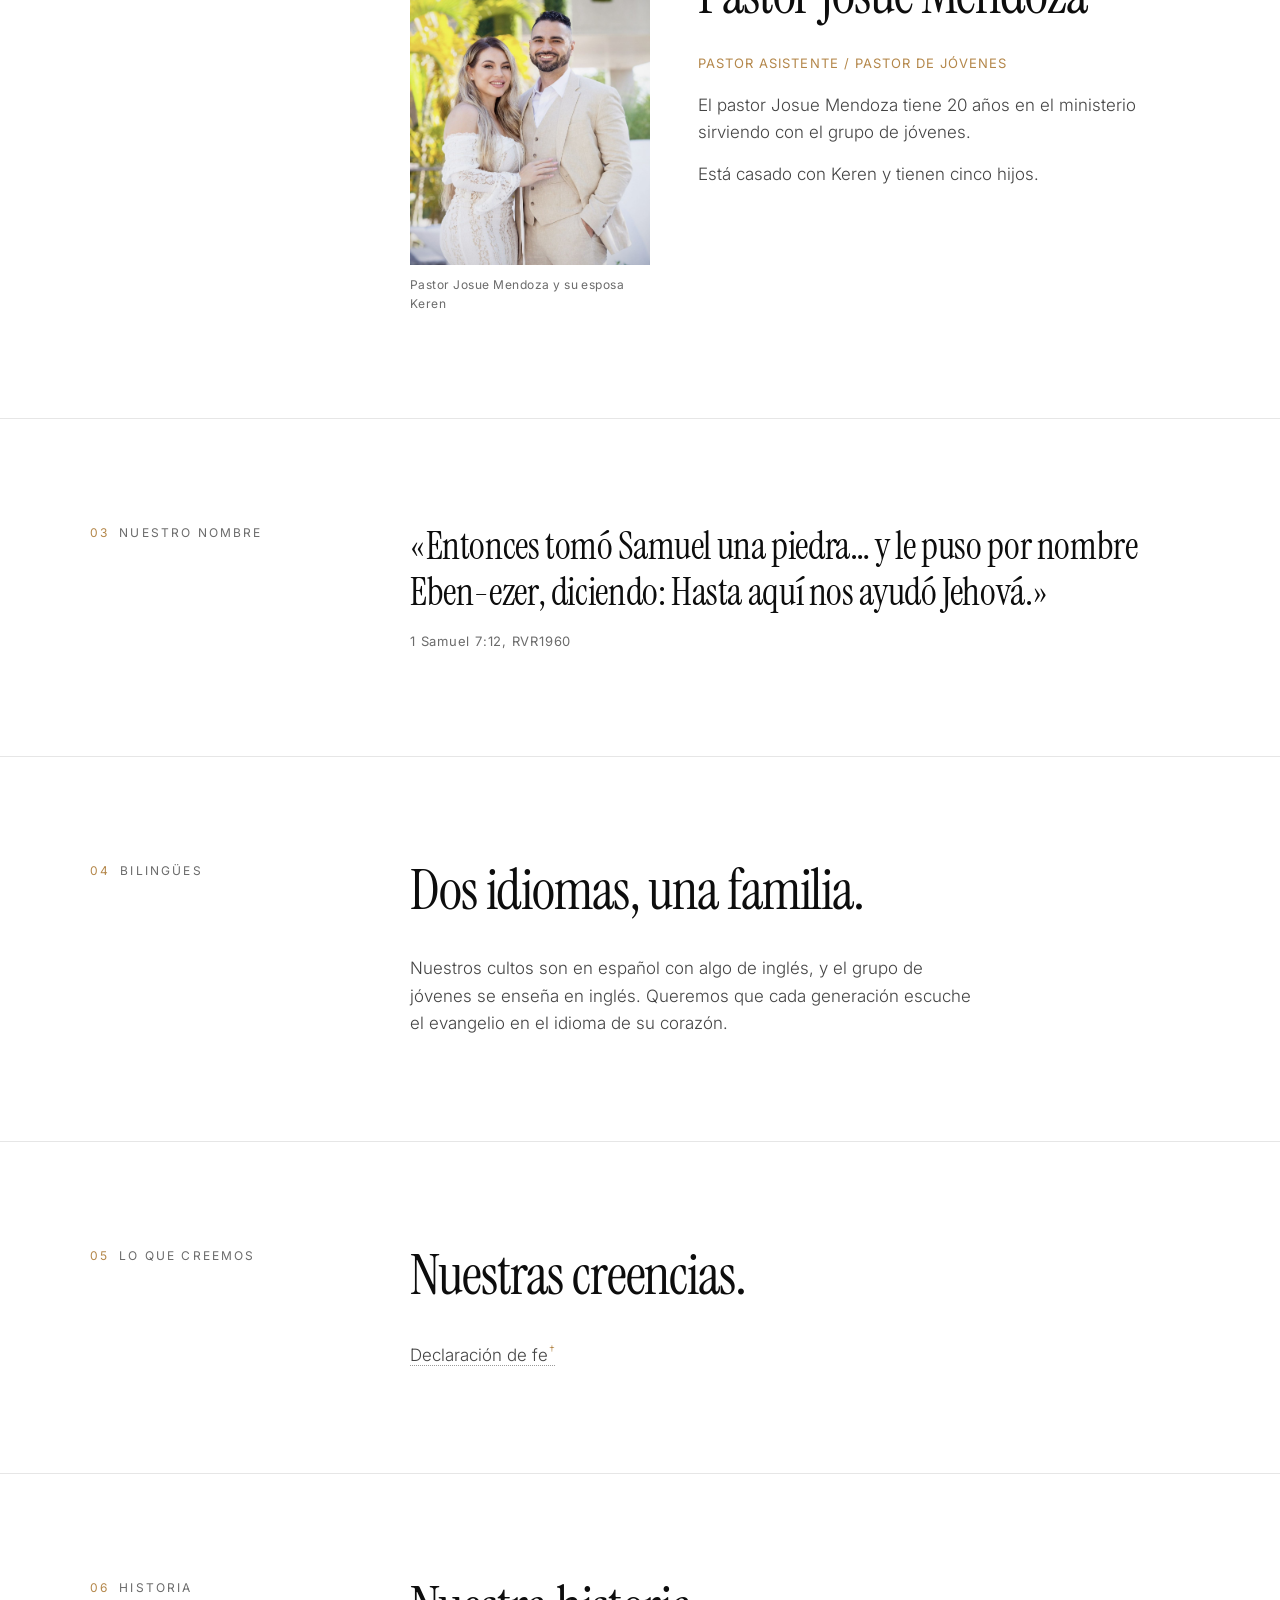
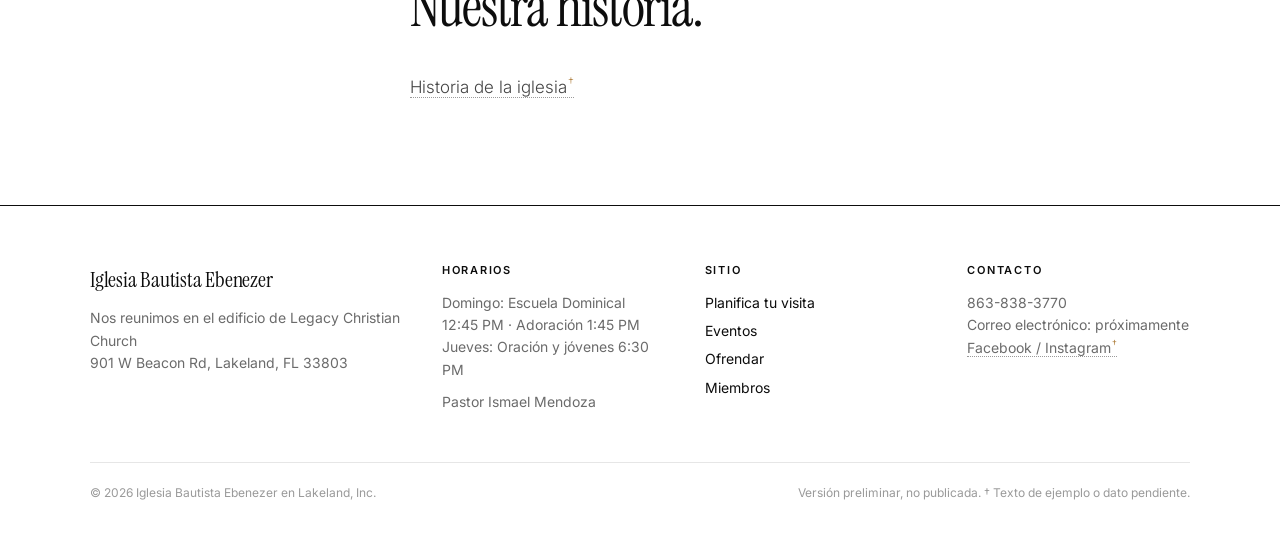
<file: nosotros.html>
<!doctype html>
<html lang="es">
<head>
<meta charset="utf-8">
<meta name="viewport" content="width=device-width, initial-scale=1">
<meta name="robots" content="noindex, nofollow">
<title data-es="Nosotros · Iglesia Bautista Ebenezer" data-en="About · Iglesia Bautista Ebenezer">Nosotros · Iglesia Bautista Ebenezer</title>
<meta name="description" content="Iglesia Bautista Ebenezer, iglesia bilingüe en Lakeland, FL. Domingos 12:45 PM · Jueves 6:30 PM. 901 W Beacon Rd.">
<link rel="icon" href="data:image/svg+xml,%3Csvg xmlns=%22http://www.w3.org/2000/svg%22 viewBox=%220 0 48 48%22%3E%3Crect width=%2248%22 height=%2248%22 fill=%22%230d0d0d%22/%3E%3Ctext x=%2224%22 y=%2236%22 font-family=%22Georgia,serif%22 font-size=%2232%22 fill=%22white%22 text-anchor=%22middle%22%3EE%3C/text%3E%3Ccircle cx=%2238%22 cy=%2234%22 r=%223%22 fill=%22%23b4874a%22/%3E%3C/svg%3E">
<link rel="preconnect" href="https://fonts.googleapis.com">
<link rel="preconnect" href="https://fonts.gstatic.com" crossorigin>
<link href="https://fonts.googleapis.com/css2?family=Instrument+Serif:ital@0;1&family=Inter:wght@300..700&display=swap" rel="stylesheet">
<link rel="stylesheet" href="assets/site.css">
</head>
<body>
<div class="preview-banner" role="note"><strong>Vista previa / Preview</strong> · <span data-l="es">Borrador en revisión. Los datos marcados con † están pendientes.</span><span data-l="en">Draft under review. Items marked † are still pending.</span></div>
<a class="skip" href="#main"><span data-l="es">Saltar al contenido</span><span data-l="en">Skip to content</span></a>
<header class="site">
 <div class="wrap nav">
  <a class="brand" href="index.html" aria-label="Iglesia Bautista Ebenezer">Ebenezer<b>.</b></a>
  <ul class="menu"><li><a href="visita.html"><span data-l="es">Planifica tu visita</span><span data-l="en">Plan Your Visit</span></a></li><li><a href="nosotros.html" aria-current=page><span data-l="es">Nosotros</span><span data-l="en">About</span></a></li><li><a href="ministerios.html"><span data-l="es">Ministerios</span><span data-l="en">Ministries</span></a></li><li><a href="eventos.html"><span data-l="es">Eventos</span><span data-l="en">Events</span></a></li><li><a href="miembros-ofrendar.html"><span data-l="es">Ofrendar</span><span data-l="en">Give</span></a></li><li><a href="contacto.html"><span data-l="es">Contacto</span><span data-l="en">Contact</span></a></li></ul>
  <div class="right">
   <div class="lang" role="group" aria-label="Idioma / Language"><button data-set="es" aria-pressed="true">ES</button><button data-set="en" aria-pressed="false">EN</button></div>
   <a class="login" href="miembros.html"><svg width="13" height="13" viewBox="0 0 24 24" fill="none" stroke="currentColor" stroke-width="2" aria-hidden="true"><rect x="4" y="11" width="16" height="10" rx="1"/><path d="M8 11V7a4 4 0 0 1 8 0v4"/></svg><span class="lbl"><span data-l="es">Miembros</span><span data-l="en">Members</span></span></a>
   <button class="burger" aria-expanded="false" aria-label="Menú / Menu"><span data-l="es">Menú</span><span data-l="en">Menu</span></button>
  </div>
 </div>
</header>
<nav class="mnav" aria-label="Menú"><a href="index.html"><span data-l="es">Inicio</span><span data-l="en">Home</span></a><a href="visita.html"><span data-l="es">Planifica tu visita</span><span data-l="en">Plan Your Visit</span></a><a href="nosotros.html" aria-current=page><span data-l="es">Nosotros</span><span data-l="en">About</span></a><a href="ministerios.html"><span data-l="es">Ministerios</span><span data-l="en">Ministries</span></a><a href="eventos.html"><span data-l="es">Eventos</span><span data-l="en">Events</span></a><a href="miembros-ofrendar.html"><span data-l="es">Ofrendar</span><span data-l="en">Give</span></a><a href="contacto.html"><span data-l="es">Contacto</span><span data-l="en">Contact</span></a><a href="miembros.html"><span data-l="es">Miembros</span><span data-l="en">Members</span></a></nav>

<main id="main">
 <div class="wrap phead">
  <p class="eyebrow"><span data-l="es">Nosotros</span><span data-l="en">About us</span></p>
  <h1 class="title"><span data-l="es">Nosotros<em>.</em></span><span data-l="en">About<em>.</em></span></h1>
  <p class="lede" style="margin-top:36px"><span data-l="es">Una iglesia bautista hispana que crece como familia bilingüe.</span><span data-l="en">A Hispanic Baptist church growing as a bilingual family.</span></p>
 </div>
 <section class="s"><div class="wrap sec"><p class="num"><span>01</span><span data-l="es">Nuestro pastor</span><span data-l="en">Our pastor</span></p><div>
  <div class="bio"><div class="bio-photos"><figure class="photo"><img src="assets/pastor-ismael-mendoza.jpg" alt="Pastor Ismael Mendoza" data-es-alt="Pastor Ismael Mendoza" data-en-alt="Pastor Ismael Mendoza" loading="lazy" style="aspect-ratio:4/5"><figcaption><span data-l="es">Pastor Ismael Mendoza</span><span data-l="en">Pastor Ismael Mendoza</span></figcaption></figure><figure class="photo ph-small"><figure class="photo-ph" style="aspect-ratio:4/3"><span class="ph"><span data-l="es">Foto pendiente</span><span data-l="en">Photo pending</span></span></figure><figcaption><span data-l="es">Pastor Ismael y su esposa</span><span data-l="en">Pastor Ismael and his wife</span></figcaption></figure></div><div>
  <h2>Pastor Ismael Mendoza</h2>
  <p class="lede"><span data-l="es">El pastor Ismael Mendoza ha pastoreado por más de 40 años. Fundó y edificó una iglesia en el estado de Washington y otra en Lakeland, Florida, y ha pastoreado en Texas, Washington, Florida y Nicaragua.</span><span data-l="en">Pastor Ismael Mendoza has been pastoring for more than 40 years. He planted and built a church in Washington State and another in Lakeland, Florida, and he has pastored in Texas, Washington State, Florida, and Nicaragua.</span></p>
  <p class="lede"><span data-l="es">Es uno de los líderes de Latin American Outreach, una organización que capacita a pastores en América Latina y los equipa con materiales y ayuda para sus iglesias mientras alcanzan a personas en toda la región.</span><span data-l="en">He is one of the leaders of Latin American Outreach, an organization that trains pastors in Latin America and equips them with materials and support for their churches as they reach people across Latin America.</span></p>
  <p class="lede"><span data-l="es">Está casado y tiene tres hijos.</span><span data-l="en">He is married and has three sons.</span></p>
  </div></div>
  <blockquote style="margin-top:56px"><span class="ph"><span data-l="es">“Mensaje de bienvenida del pastor.”</span><span data-l="en">“Welcome message from the pastor.”</span></span></blockquote>
 </div></div></section>
 <section class="s"><div class="wrap sec"><p class="num"><span>02</span><span data-l="es">Pastor Asistente / Pastor de Jóvenes</span><span data-l="en">Assistant Pastor / Youth Pastor</span></p><div>
  <div class="bio"><div class="bio-photos"><figure class="photo"><img src="assets/pastor-josue-y-keren.jpg" alt="Pastor Josue Mendoza y su esposa Keren" data-es-alt="Pastor Josue Mendoza y su esposa Keren" data-en-alt="Pastor Josue Mendoza and his wife Keren" loading="lazy" style="aspect-ratio:4/5"><figcaption><span data-l="es">Pastor Josue Mendoza y su esposa Keren</span><span data-l="en">Pastor Josue Mendoza and his wife Keren</span></figcaption></figure></div><div>
  <h2>Pastor Josue Mendoza</h2>
  <p class="role"><span data-l="es">Pastor Asistente / Pastor de Jóvenes</span><span data-l="en">Assistant Pastor / Youth Pastor</span></p>
  <p class="lede"><span data-l="es">El pastor Josue Mendoza tiene 20 años en el ministerio sirviendo con el grupo de jóvenes.</span><span data-l="en">Pastor Josue Mendoza has spent 20 years in ministry serving with the youth group.</span></p>
  <p class="lede"><span data-l="es">Está casado con Keren y tienen cinco hijos.</span><span data-l="en">He is married to Keren, and they have five children.</span></p>
  </div></div>
 </div></div></section>
 <section class="s"><div class="wrap sec"><p class="num"><span>03</span><span data-l="es">Nuestro nombre</span><span data-l="en">Our name</span></p><div>
  <blockquote><span data-l="es">«Entonces tomó Samuel una piedra… y le puso por nombre Eben-ezer, diciendo: Hasta aquí nos ayudó Jehová.»</span><span data-l="en">“Then Samuel took a stone… and called its name Ebenezer, saying, ‘Thus far the LORD has helped us.’”</span></blockquote>
  <p class="cite"><span data-l="es">1 Samuel 7:12, RVR1960</span><span data-l="en">1 Samuel 7:12, NKJV</span></p>
 </div></div></section>
 <section class="s"><div class="wrap sec"><p class="num"><span>04</span><span data-l="es">Bilingües</span><span data-l="en">Bilingual</span></p><div>
  <h2><span data-l="es">Dos idiomas, una familia.</span><span data-l="en">Two languages, one family.</span></h2>
  <p class="lede"><span data-l="es">Nuestros cultos son en español con algo de inglés, y el grupo de jóvenes se enseña en inglés. Queremos que cada generación escuche el evangelio en el idioma de su corazón.</span><span data-l="en">Our services are in Spanish with some English, and the youth group is taught in English. We want every generation to hear the gospel in their heart language.</span></p>
 </div></div></section>
 <section class="s"><div class="wrap sec"><p class="num"><span>05</span><span data-l="es">Lo que creemos</span><span data-l="en">What we believe</span></p><div>
  <h2><span data-l="es">Nuestras creencias.</span><span data-l="en">Our beliefs.</span></h2><p class="lede"><span class="ph"><span data-l="es">Declaración de fe</span><span data-l="en">Statement of faith</span></span></p>
 </div></div></section>
 <section class="s"><div class="wrap sec"><p class="num"><span>06</span><span data-l="es">Historia</span><span data-l="en">History</span></p><div>
  <h2><span data-l="es">Nuestra historia.</span><span data-l="en">Our story.</span></h2><p class="lede"><span class="ph"><span data-l="es">Historia de la iglesia</span><span data-l="en">Church history</span></span></p>
 </div></div></section>
</main>
<footer class="site">
 <div class="wrap">
  <div class="foot">
   <div><a class="brand" href="index.html">Iglesia Bautista Ebenezer</a><p><span data-l="es">Nos reunimos en el edificio de Legacy Christian Church</span><span data-l="en">We meet in the Legacy Christian Church building</span><br>901 W Beacon Rd, Lakeland, FL 33803</p></div>
   <div><h4><span data-l="es">Horarios</span><span data-l="en">Times</span></h4><p><span data-l="es">Domingo</span><span data-l="en">Sunday</span>: <span data-l="es">Escuela Dominical</span><span data-l="en">Sunday School</span> 12:45 PM · <span data-l="es">Adoración</span><span data-l="en">Worship</span> 1:45 PM<br><span data-l="es">Jueves</span><span data-l="en">Thursday</span>: <span data-l="es">Oración y jóvenes</span><span data-l="en">Prayer &amp; youth</span> 6:30 PM</p><p style="margin-top:10px">Pastor Ismael Mendoza</p></div>
   <div><h4><span data-l="es">Sitio</span><span data-l="en">Site</span></h4><ul><li><a href="visita.html"><span data-l="es">Planifica tu visita</span><span data-l="en">Plan Your Visit</span></a></li><li><a href="eventos.html"><span data-l="es">Eventos</span><span data-l="en">Events</span></a></li><li><a href="miembros-ofrendar.html"><span data-l="es">Ofrendar</span><span data-l="en">Give</span></a></li><li><a href="miembros.html"><span data-l="es">Miembros</span><span data-l="en">Members</span></a></li></ul></div>
   <div><h4><span data-l="es">Contacto</span><span data-l="en">Contact</span></h4><p><a href="tel:+18638383770">863-838-3770</a><br><span data-l="es">Correo electrónico: próximamente</span><span data-l="en">Email: coming soon</span><br><span class="ph"><span data-l="es">Facebook / Instagram</span><span data-l="en">Facebook / Instagram</span></span></p></div>
  </div>
  <div class="legal"><span>© 2026 Iglesia Bautista Ebenezer en Lakeland, Inc.</span><span><span data-l="es">Versión preliminar, no publicada. † Texto de ejemplo o dato pendiente.</span><span data-l="en">Preview version, not published. † Sample text or pending detail.</span></span></div>
 </div>
</footer>
<script src="assets/site.js"></script>
</body>
</html>
</file>
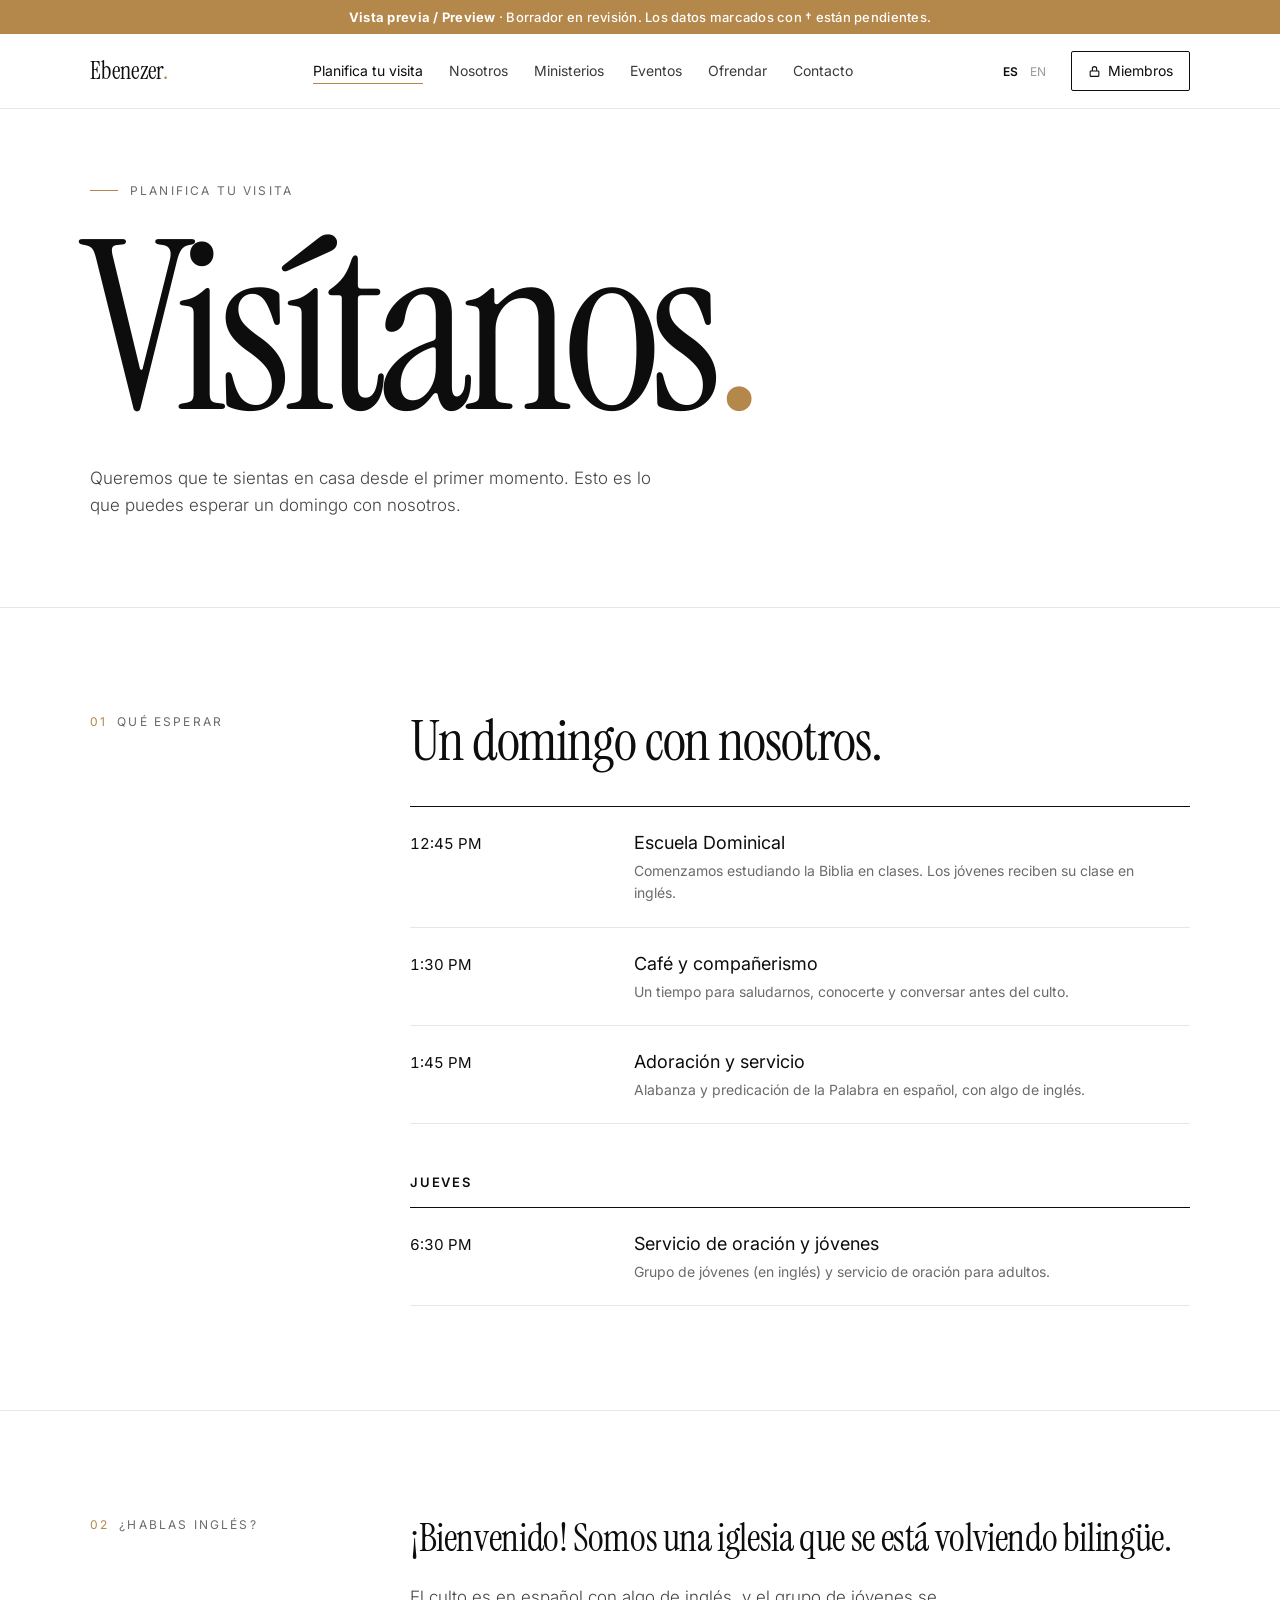
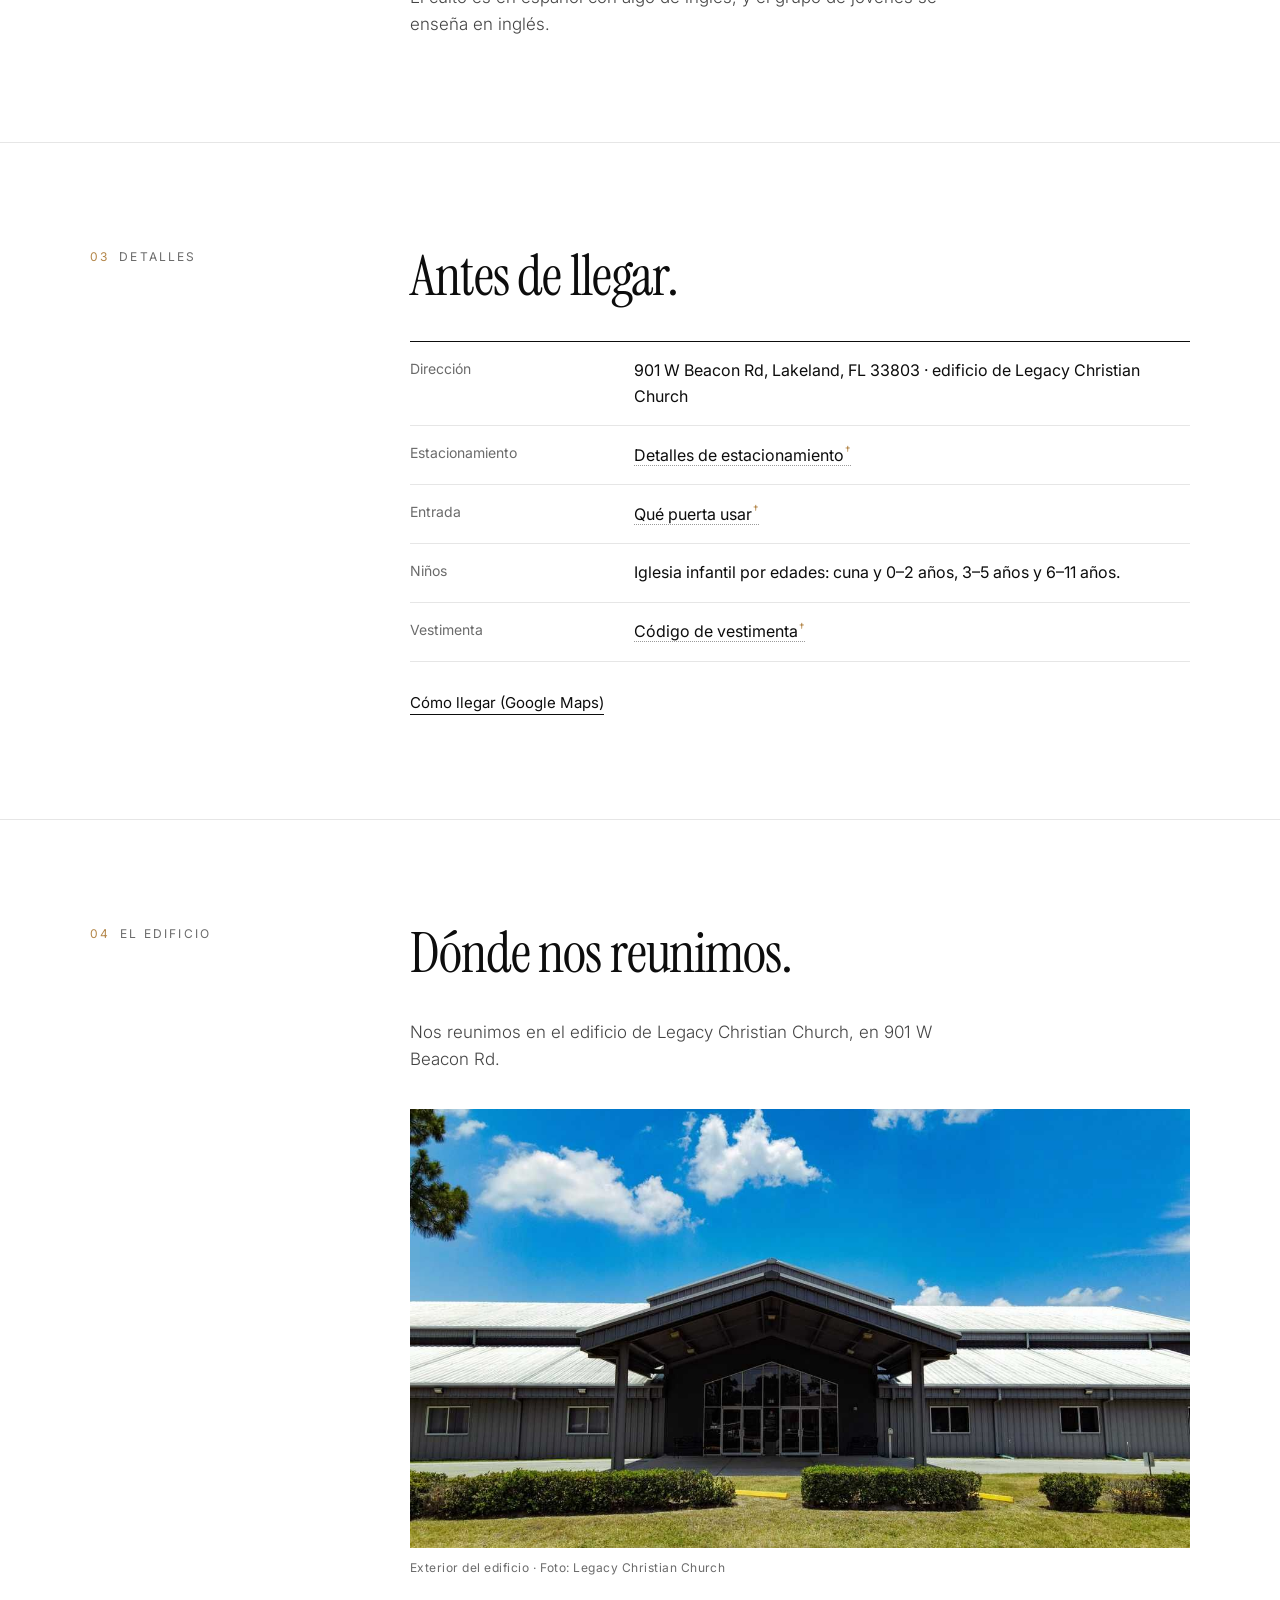
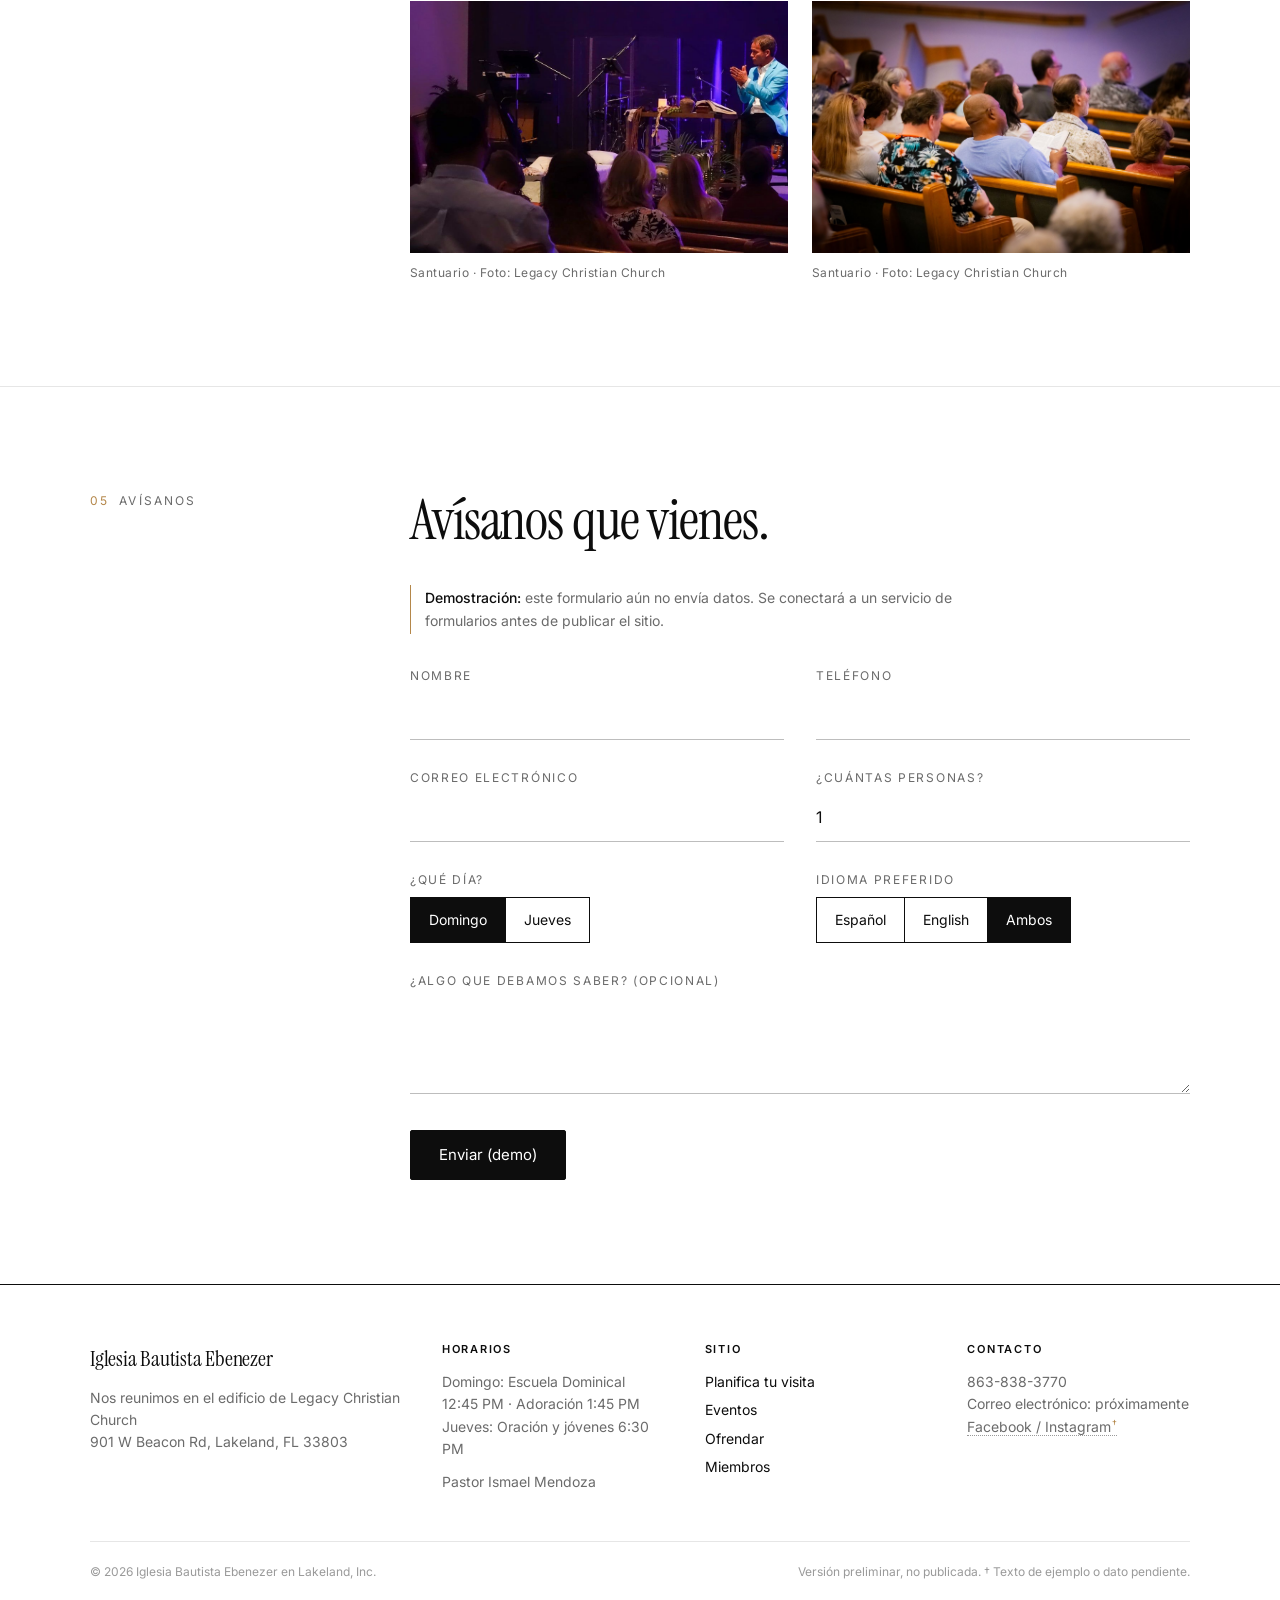
<file: visita.html>
<!doctype html>
<html lang="es">
<head>
<meta charset="utf-8">
<meta name="viewport" content="width=device-width, initial-scale=1">
<meta name="robots" content="noindex, nofollow">
<title data-es="Planifica tu visita · Iglesia Bautista Ebenezer" data-en="Plan Your Visit · Iglesia Bautista Ebenezer">Planifica tu visita · Iglesia Bautista Ebenezer</title>
<meta name="description" content="Iglesia Bautista Ebenezer, iglesia bilingüe en Lakeland, FL. Domingos 12:45 PM · Jueves 6:30 PM. 901 W Beacon Rd.">
<link rel="icon" href="data:image/svg+xml,%3Csvg xmlns=%22http://www.w3.org/2000/svg%22 viewBox=%220 0 48 48%22%3E%3Crect width=%2248%22 height=%2248%22 fill=%22%230d0d0d%22/%3E%3Ctext x=%2224%22 y=%2236%22 font-family=%22Georgia,serif%22 font-size=%2232%22 fill=%22white%22 text-anchor=%22middle%22%3EE%3C/text%3E%3Ccircle cx=%2238%22 cy=%2234%22 r=%223%22 fill=%22%23b4874a%22/%3E%3C/svg%3E">
<link rel="preconnect" href="https://fonts.googleapis.com">
<link rel="preconnect" href="https://fonts.gstatic.com" crossorigin>
<link href="https://fonts.googleapis.com/css2?family=Instrument+Serif:ital@0;1&family=Inter:wght@300..700&display=swap" rel="stylesheet">
<link rel="stylesheet" href="assets/site.css">
</head>
<body>
<div class="preview-banner" role="note"><strong>Vista previa / Preview</strong> · <span data-l="es">Borrador en revisión. Los datos marcados con † están pendientes.</span><span data-l="en">Draft under review. Items marked † are still pending.</span></div>
<a class="skip" href="#main"><span data-l="es">Saltar al contenido</span><span data-l="en">Skip to content</span></a>
<header class="site">
 <div class="wrap nav">
  <a class="brand" href="index.html" aria-label="Iglesia Bautista Ebenezer">Ebenezer<b>.</b></a>
  <ul class="menu"><li><a href="visita.html" aria-current=page><span data-l="es">Planifica tu visita</span><span data-l="en">Plan Your Visit</span></a></li><li><a href="nosotros.html"><span data-l="es">Nosotros</span><span data-l="en">About</span></a></li><li><a href="ministerios.html"><span data-l="es">Ministerios</span><span data-l="en">Ministries</span></a></li><li><a href="eventos.html"><span data-l="es">Eventos</span><span data-l="en">Events</span></a></li><li><a href="miembros-ofrendar.html"><span data-l="es">Ofrendar</span><span data-l="en">Give</span></a></li><li><a href="contacto.html"><span data-l="es">Contacto</span><span data-l="en">Contact</span></a></li></ul>
  <div class="right">
   <div class="lang" role="group" aria-label="Idioma / Language"><button data-set="es" aria-pressed="true">ES</button><button data-set="en" aria-pressed="false">EN</button></div>
   <a class="login" href="miembros.html"><svg width="13" height="13" viewBox="0 0 24 24" fill="none" stroke="currentColor" stroke-width="2" aria-hidden="true"><rect x="4" y="11" width="16" height="10" rx="1"/><path d="M8 11V7a4 4 0 0 1 8 0v4"/></svg><span class="lbl"><span data-l="es">Miembros</span><span data-l="en">Members</span></span></a>
   <button class="burger" aria-expanded="false" aria-label="Menú / Menu"><span data-l="es">Menú</span><span data-l="en">Menu</span></button>
  </div>
 </div>
</header>
<nav class="mnav" aria-label="Menú"><a href="index.html"><span data-l="es">Inicio</span><span data-l="en">Home</span></a><a href="visita.html" aria-current=page><span data-l="es">Planifica tu visita</span><span data-l="en">Plan Your Visit</span></a><a href="nosotros.html"><span data-l="es">Nosotros</span><span data-l="en">About</span></a><a href="ministerios.html"><span data-l="es">Ministerios</span><span data-l="en">Ministries</span></a><a href="eventos.html"><span data-l="es">Eventos</span><span data-l="en">Events</span></a><a href="miembros-ofrendar.html"><span data-l="es">Ofrendar</span><span data-l="en">Give</span></a><a href="contacto.html"><span data-l="es">Contacto</span><span data-l="en">Contact</span></a><a href="miembros.html"><span data-l="es">Miembros</span><span data-l="en">Members</span></a></nav>

<main id="main">
 <div class="wrap phead">
  <p class="eyebrow"><span data-l="es">Planifica tu visita</span><span data-l="en">Plan your visit</span></p>
  <h1 class="title"><span data-l="es">Visítanos<em>.</em></span><span data-l="en">Visit us<em>.</em></span></h1>
  <p class="lede" style="margin-top:36px"><span data-l="es">Queremos que te sientas en casa desde el primer momento. Esto es lo que puedes esperar un domingo con nosotros.</span><span data-l="en">We want you to feel at home from the very first moment. Here’s what to expect on a Sunday with us.</span></p>
 </div>
 <section class="s"><div class="wrap sec"><p class="num"><span>01</span><span data-l="es">Qué esperar</span><span data-l="en">What to expect</span></p><div>
  <h2><span data-l="es">Un domingo con nosotros.</span><span data-l="en">A Sunday with us.</span></h2>
  <div class="rows">
   <div class="row"><span class="t">12:45 PM</span><span class="n"><span data-l="es">Escuela Dominical</span><span data-l="en">Sunday School</span><small><span data-l="es">Comenzamos estudiando la Biblia en clases. Los jóvenes reciben su clase en inglés.</span><span data-l="en">We start by studying the Bible in classes. Youth have their class in English.</span></small></span><span class="tag"></span></div>
   <div class="row"><span class="t">1:30 PM</span><span class="n"><span data-l="es">Café y compañerismo</span><span data-l="en">Coffee &amp; fellowship</span><small><span data-l="es">Un tiempo para saludarnos, conocerte y conversar antes del culto.</span><span data-l="en">Time to say hello, get to know you, and talk before worship.</span></small></span><span class="tag"></span></div>
   <div class="row"><span class="t">1:45 PM</span><span class="n"><span data-l="es">Adoración y servicio</span><span data-l="en">Worship service</span><small><span data-l="es">Alabanza y predicación de la Palabra en español, con algo de inglés.</span><span data-l="en">Worship and preaching of the Word in Spanish, with some English.</span></small></span><span class="tag"></span></div>
  </div>
  <p class="day" style="margin-top:48px"><span data-l="es">Jueves</span><span data-l="en">Thursday</span></p>
  <div class="rows"><div class="row"><span class="t">6:30 PM</span><span class="n"><span data-l="es">Servicio de oración y jóvenes</span><span data-l="en">Prayer service &amp; youth</span><small><span data-l="es">Grupo de jóvenes (en inglés) y servicio de oración para adultos.</span><span data-l="en">Youth group (in English) and adult prayer service.</span></small></span><span class="tag"></span></div></div>
 </div></div></section>
 <section class="s"><div class="wrap sec"><p class="num"><span>02</span><span data-l="es">¿Hablas inglés?</span><span data-l="en">English speakers</span></p><div>
  <blockquote><span data-l="es">¡Bienvenido! Somos una iglesia que se está volviendo bilingüe.</span><span data-l="en">Welcome! We’re a church becoming bilingual.</span></blockquote>
  <p class="lede" style="margin-top:22px"><span data-l="es">El culto es en español con algo de inglés, y el grupo de jóvenes se enseña en inglés.</span><span data-l="en">Worship is in Spanish with some English, and the youth group is taught in English.</span></p>
 </div></div></section>
 <section class="s"><div class="wrap sec"><p class="num"><span>03</span><span data-l="es">Detalles</span><span data-l="en">Details</span></p><div>
  <h2><span data-l="es">Antes de llegar.</span><span data-l="en">Before you arrive.</span></h2>
  <div class="dl">
   <div><span class="k"><span data-l="es">Dirección</span><span data-l="en">Address</span></span><span>901 W Beacon Rd, Lakeland, FL 33803 · <span data-l="es">edificio de Legacy Christian Church</span><span data-l="en">Legacy Christian Church building</span></span></div>
   <div><span class="k"><span data-l="es">Estacionamiento</span><span data-l="en">Parking</span></span><span><span class="ph"><span data-l="es">Detalles de estacionamiento</span><span data-l="en">Parking details</span></span></span></div>
   <div><span class="k"><span data-l="es">Entrada</span><span data-l="en">Entrance</span></span><span><span class="ph"><span data-l="es">Qué puerta usar</span><span data-l="en">Which door to use</span></span></span></div>
   <div><span class="k"><span data-l="es">Niños</span><span data-l="en">Kids</span></span><span><span data-l="es">Iglesia infantil por edades: cuna y 0–2 años, 3–5 años y 6–11 años.</span><span data-l="en">Children’s church by age: nursery &amp; 0–2, ages 3–5, and ages 6–11.</span></span></div>
   <div><span class="k"><span data-l="es">Vestimenta</span><span data-l="en">What to wear</span></span><span><span class="ph"><span data-l="es">Código de vestimenta</span><span data-l="en">Dress guidance</span></span></span></div>
  </div>
  <p style="margin-top:28px"><a class="link" href="https://maps.google.com/?q=901+W+Beacon+Rd+Lakeland+FL+33803" target="_blank" rel="noopener"><span data-l="es">Cómo llegar (Google Maps)</span><span data-l="en">Get directions (Google Maps)</span></a></p>
 </div></div></section>
 <section class="s"><div class="wrap sec"><p class="num"><span>04</span><span data-l="es">El edificio</span><span data-l="en">The building</span></p><div>
  <h2><span data-l="es">Dónde nos reunimos.</span><span data-l="en">Where we meet.</span></h2>
  <p class="lede" style="margin-bottom:36px"><span data-l="es">Nos reunimos en el edificio de Legacy Christian Church, en 901 W Beacon Rd.</span><span data-l="en">We meet in the Legacy Christian Church building at 901 W Beacon Rd.</span></p>
  <figure class="photo"><img src="assets/legacy-building-exterior.jpg" alt="Exterior del edificio, 901 W Beacon Rd" data-es-alt="Exterior del edificio, 901 W Beacon Rd" data-en-alt="Building exterior, 901 W Beacon Rd" loading="lazy" style="aspect-ratio:16/9"><figcaption><span data-l="es">Exterior del edificio · Foto: Legacy Christian Church</span><span data-l="en">Building exterior · Photo: Legacy Christian Church</span></figcaption></figure>
  <div class="photos2"><figure class="photo"><img src="assets/legacy-sanctuary-wide.jpg" alt="Santuario del edificio" data-es-alt="Santuario del edificio" data-en-alt="The sanctuary" loading="lazy" style="aspect-ratio:3/2"><figcaption><span data-l="es">Santuario · Foto: Legacy Christian Church</span><span data-l="en">Sanctuary · Photo: Legacy Christian Church</span></figcaption></figure><figure class="photo"><img src="assets/legacy-sanctuary-pews.jpg" alt="Bancas del santuario" data-es-alt="Bancas del santuario" data-en-alt="Sanctuary seating" loading="lazy" style="aspect-ratio:3/2"><figcaption><span data-l="es">Santuario · Foto: Legacy Christian Church</span><span data-l="en">Sanctuary · Photo: Legacy Christian Church</span></figcaption></figure></div>
 </div></div></section>
 <section class="s"><div class="wrap sec"><p class="num"><span>05</span><span data-l="es">Avísanos</span><span data-l="en">Let us know</span></p><div>
  <h2><span data-l="es">Avísanos que vienes.</span><span data-l="en">Let us know you’re coming.</span></h2>
  <p class="note"><b><span data-l="es">Demostración:</span><span data-l="en">Demo:</span></b> <span data-l="es">este formulario aún no envía datos. Se conectará a un servicio de formularios antes de publicar el sitio.</span><span data-l="en">this form doesn’t send anything yet. It will be connected to a form service before launch.</span></p>
  <form class="demo"><div class="grid2">
   <div class="field"><label for="v-n"><span data-l="es">Nombre</span><span data-l="en">Name</span></label><input id="v-n" autocomplete="name"></div>
   <div class="field"><label for="v-p"><span data-l="es">Teléfono</span><span data-l="en">Phone</span></label><input id="v-p" type="tel" autocomplete="tel"></div>
   <div class="field"><label for="v-e"><span data-l="es">Correo electrónico</span><span data-l="en">Email</span></label><input id="v-e" type="email" autocomplete="email"></div>
   <div class="field"><label for="v-c"><span data-l="es">¿Cuántas personas?</span><span data-l="en">How many people?</span></label><input id="v-c" type="number" min="1" value="1"></div>
   <div class="field"><span class="lab"><span data-l="es">¿Qué día?</span><span data-l="en">Which day?</span></span><div class="seg"><button type="button" aria-pressed="true"><span data-l="es">Domingo</span><span data-l="en">Sunday</span></button><button type="button" aria-pressed="false"><span data-l="es">Jueves</span><span data-l="en">Thursday</span></button></div></div>
   <div class="field"><span class="lab"><span data-l="es">Idioma preferido</span><span data-l="en">Preferred language</span></span><div class="seg"><button type="button" aria-pressed="false">Español</button><button type="button" aria-pressed="false">English</button><button type="button" aria-pressed="true"><span data-l="es">Ambos</span><span data-l="en">Both</span></button></div></div>
   <div class="field full"><label for="v-m"><span data-l="es">¿Algo que debamos saber? (opcional)</span><span data-l="en">Anything we should know? (optional)</span></label><textarea id="v-m"></textarea></div>
  </div>
  <div class="form-actions"><button class="btn" type="submit"><span data-l="es">Enviar (demo)</span><span data-l="en">Send (demo)</span></button><p class="form-msg" tabindex="-1"><span data-l="es">Esto es una demostración: no se envió ningún dato.</span><span data-l="en">This is a demo: nothing was sent.</span></p></div></form>
 </div></div></section>
</main>
<footer class="site">
 <div class="wrap">
  <div class="foot">
   <div><a class="brand" href="index.html">Iglesia Bautista Ebenezer</a><p><span data-l="es">Nos reunimos en el edificio de Legacy Christian Church</span><span data-l="en">We meet in the Legacy Christian Church building</span><br>901 W Beacon Rd, Lakeland, FL 33803</p></div>
   <div><h4><span data-l="es">Horarios</span><span data-l="en">Times</span></h4><p><span data-l="es">Domingo</span><span data-l="en">Sunday</span>: <span data-l="es">Escuela Dominical</span><span data-l="en">Sunday School</span> 12:45 PM · <span data-l="es">Adoración</span><span data-l="en">Worship</span> 1:45 PM<br><span data-l="es">Jueves</span><span data-l="en">Thursday</span>: <span data-l="es">Oración y jóvenes</span><span data-l="en">Prayer &amp; youth</span> 6:30 PM</p><p style="margin-top:10px">Pastor Ismael Mendoza</p></div>
   <div><h4><span data-l="es">Sitio</span><span data-l="en">Site</span></h4><ul><li><a href="visita.html"><span data-l="es">Planifica tu visita</span><span data-l="en">Plan Your Visit</span></a></li><li><a href="eventos.html"><span data-l="es">Eventos</span><span data-l="en">Events</span></a></li><li><a href="miembros-ofrendar.html"><span data-l="es">Ofrendar</span><span data-l="en">Give</span></a></li><li><a href="miembros.html"><span data-l="es">Miembros</span><span data-l="en">Members</span></a></li></ul></div>
   <div><h4><span data-l="es">Contacto</span><span data-l="en">Contact</span></h4><p><a href="tel:+18638383770">863-838-3770</a><br><span data-l="es">Correo electrónico: próximamente</span><span data-l="en">Email: coming soon</span><br><span class="ph"><span data-l="es">Facebook / Instagram</span><span data-l="en">Facebook / Instagram</span></span></p></div>
  </div>
  <div class="legal"><span>© 2026 Iglesia Bautista Ebenezer en Lakeland, Inc.</span><span><span data-l="es">Versión preliminar, no publicada. † Texto de ejemplo o dato pendiente.</span><span data-l="en">Preview version, not published. † Sample text or pending detail.</span></span></div>
 </div>
</footer>
<script src="assets/site.js"></script>
</body>
</html>
</file>
<file: assets/site.css>
/* Iglesia Bautista Ebenezer — final site (direction D: oversized serif, monochrome + brass) */
:root{--ink:#0d0d0d;--paper:#fff;--mute:#6b6b6b;--line:#e6e6e6;--accent:#b4874a;--max:1180px;--serif:"Instrument Serif",Georgia,"Times New Roman",serif;--sans:Inter,system-ui,-apple-system,"Segoe UI",sans-serif}
*{box-sizing:border-box;margin:0;padding:0}
html{-webkit-text-size-adjust:100%;scroll-behavior:smooth}
body{font-family:var(--sans);color:var(--ink);background:var(--paper);font-size:16px;line-height:1.6;-webkit-font-smoothing:antialiased}
a{color:inherit;text-decoration:none}
img{max-width:100%;display:block}
html[lang=es] [data-l=en],html[lang=en] [data-l=es]{display:none!important}
.wrap{max-width:var(--max);margin:0 auto;padding:0 40px}
.skip{position:absolute;left:-999px;top:8px;background:var(--ink);color:#fff;padding:8px 14px;z-index:100}
.skip:focus{left:8px}
:focus-visible{outline:2px solid var(--accent);outline-offset:3px}
.ph{border-bottom:1px dotted #9a9a9a}
.ph::after{content:"†";color:var(--accent);font-size:.7em;vertical-align:super;margin-left:1px}
.serif{font-family:var(--serif);font-weight:400}
/* header */
header.site{position:sticky;top:0;background:rgba(255,255,255,.94);backdrop-filter:blur(8px);-webkit-backdrop-filter:blur(8px);z-index:20;border-bottom:1px solid var(--line)}
.nav{display:flex;align-items:center;justify-content:space-between;height:74px;gap:24px}
.brand{font-family:var(--serif);font-size:24px;letter-spacing:-.01em;white-space:nowrap}
.brand b{font-weight:400;color:var(--accent)}
.menu{display:flex;gap:26px;align-items:center;list-style:none;font-size:14px}
.menu a{color:#3a3a3a;padding:4px 0;border-bottom:1px solid transparent;white-space:nowrap}
.menu a:hover,.menu a[aria-current=page]{color:var(--ink);border-bottom-color:var(--accent)}
.right{display:flex;align-items:center;gap:20px;font-size:14px}
.lang{display:flex;gap:2px;font-size:12px;letter-spacing:.08em}
.lang button{background:none;border:0;font:inherit;color:#9a9a9a;cursor:pointer;padding:4px 5px}
.lang button[aria-pressed=true]{color:var(--ink);font-weight:600}
.login{display:inline-flex;align-items:center;gap:7px;border:1px solid var(--ink);padding:8px 16px;border-radius:2px;white-space:nowrap}
.login:hover{background:var(--ink);color:#fff}
.burger{display:none;background:none;border:0;font:inherit;font-size:14px;cursor:pointer;color:var(--ink)}
.mnav{display:none}
/* members sub-nav */
.subnav{border-bottom:1px solid var(--line);background:#fff}
.subnav .wrap{display:flex;gap:28px;overflow-x:auto;scrollbar-width:none;font-size:13px;letter-spacing:.04em}
.subnav .wrap::-webkit-scrollbar{display:none}
.subnav a{padding:14px 0;white-space:nowrap;color:var(--mute);border-bottom:1px solid transparent}
.subnav a[aria-current=page]{color:var(--ink);border-bottom-color:var(--accent)}
.subnav .tag{padding:14px 0;color:var(--accent);white-space:nowrap;font-size:11px;letter-spacing:.16em;text-transform:uppercase}
/* page head */
.eyebrow{font-size:12px;letter-spacing:.18em;text-transform:uppercase;color:var(--mute);display:flex;align-items:center;gap:12px}
.eyebrow::before{content:"";width:28px;height:1px;background:var(--accent);flex:none}
.phead{padding-top:72px;padding-bottom:88px}
.title{font-family:var(--serif);font-weight:400;font-size:min(19vw,236px);line-height:.84;letter-spacing:-.04em;margin:30px 0 0 -.03em;white-space:nowrap}
.title em{font-style:normal;color:var(--accent)}
.title.mega{font-size:min(29.2vw,372px);line-height:.8;letter-spacing:-.045em;margin-left:-.025em}
.intro{display:grid;grid-template-columns:1.1fr 1fr;gap:64px;align-items:end;margin-top:44px}
.motto{font-family:var(--serif);font-size:clamp(28px,3.2vw,42px);line-height:1.1;letter-spacing:-.015em}
.motto em{font-style:italic}
.ref{display:block;font-family:var(--sans);font-size:12px;letter-spacing:.18em;text-transform:uppercase;color:var(--mute);margin-top:14px}
.lede{font-size:17px;color:#444;max-width:34em;font-weight:300}
.cta{display:flex;gap:28px;align-items:center;margin-top:28px;flex-wrap:wrap}
.btn{background:var(--ink);color:#fff;padding:15px 28px;font-size:15px;border-radius:2px;display:inline-block;border:1px solid var(--ink);font-family:inherit;cursor:pointer;line-height:1.2}
.btn:hover{background:#333}
.btn.ghost{background:transparent;color:var(--ink)}
.btn[disabled]{background:#cfcfcf;border-color:#cfcfcf;color:#fff;cursor:not-allowed}
.link{font-size:15px;border-bottom:1px solid currentColor;padding-bottom:2px;white-space:nowrap}
.facts{display:grid;grid-template-columns:repeat(3,1fr);border-top:1px solid var(--ink);margin-top:80px}
.facts div{padding:22px 0 0;font-size:14px;color:var(--mute)}
.facts strong{display:block;color:var(--ink);font-weight:500;font-size:16px;margin-bottom:2px}
/* sections */
section.s{padding:104px 0;border-top:1px solid var(--line)}
.sec{display:grid;grid-template-columns:260px 1fr;gap:60px}
.num{font-size:12px;letter-spacing:.18em;text-transform:uppercase;color:var(--mute)}
.num span:first-child{color:var(--accent);margin-right:10px}
h2{font-family:var(--serif);font-weight:400;font-size:clamp(36px,4.4vw,56px);line-height:1.04;letter-spacing:-.02em;margin-bottom:36px}
h3{font-weight:500;font-size:19px;margin-bottom:6px;letter-spacing:-.005em}
p+p{margin-top:14px}
.muted{color:var(--mute)}
.small{font-size:14px}
.rows{border-top:1px solid var(--ink)}
.row{display:grid;grid-template-columns:200px 1fr auto;gap:24px;padding:22px 0;border-bottom:1px solid var(--line);align-items:baseline}
.row .t{font-variant-numeric:tabular-nums;font-size:15px}
.row .n{font-size:18px}
.row .n small{display:block;color:var(--mute);font-size:14px;margin-top:2px}
.row .tag{font-size:12px;color:var(--mute);letter-spacing:.06em;text-align:right}
.row .act{font-size:14px;white-space:nowrap}
.day{font-size:13px;letter-spacing:.14em;text-transform:uppercase;margin:0 0 14px;font-weight:600}
.rows+.day{margin-top:48px}
.badge{display:inline-block;font-size:11px;letter-spacing:.12em;text-transform:uppercase;color:var(--accent);border:1px solid var(--accent);padding:2px 8px;border-radius:2px;white-space:nowrap}
.badge.done{color:var(--mute);border-color:var(--line)}
.two{display:grid;grid-template-columns:1fr 1fr;border-top:1px solid var(--ink)}
.two>div{padding:28px 32px 32px 0;border-bottom:1px solid var(--line)}
.two>div:nth-child(odd){border-right:1px solid var(--line)}
.two>div:nth-child(even){padding-left:32px}
.two p{color:var(--mute);font-size:15px}
.two .lng{font-size:11px;letter-spacing:.14em;color:var(--accent);text-transform:uppercase;margin-bottom:12px;display:block}
.dl{border-top:1px solid var(--ink)}
.dl div{display:grid;grid-template-columns:200px 1fr;gap:24px;padding:16px 0;border-bottom:1px solid var(--line);font-size:16px}
.dl dt,.dl .k{color:var(--mute);font-size:14px}
blockquote{font-family:var(--serif);font-size:clamp(26px,3vw,38px);line-height:1.22;letter-spacing:-.01em;max-width:24em}
.cite{margin-top:16px;font-size:13px;letter-spacing:.06em;color:var(--mute)}
.sig{margin-top:28px;font-size:15px}
.sig small{display:block;color:var(--mute);font-size:14px}
.addr{font-family:var(--serif);font-size:clamp(34px,4vw,52px);line-height:1.08;letter-spacing:-.015em}
.note{display:block;font-size:14px;color:var(--mute);border-left:1px solid var(--accent);padding:2px 0 2px 14px;margin:0 0 32px;max-width:44em}
.note b{color:var(--ink);font-weight:500}
/* black band */
.band{background:var(--ink);color:#fff;border-top:0!important}
.band .num{color:#8d8d8d}
.band .lede,.band p{color:#bdbdbd}
.event{display:grid;grid-template-columns:1fr 200px;gap:80px;align-items:end}
.ev-xl{font-family:var(--serif);font-weight:400;font-size:min(19vw,244px);line-height:.82;letter-spacing:-.04em;margin:0 0 40px -.04em;white-space:nowrap;color:#fff}
.ev-xl em{font-style:italic;color:var(--accent)}
.edata{display:flex;gap:56px;margin-top:40px;flex-wrap:wrap}
.edata div{font-size:13px;color:#8d8d8d;letter-spacing:.06em;text-transform:uppercase}
.edata strong{display:block;color:#fff;font-weight:400;font-family:var(--serif);font-size:30px;letter-spacing:0;text-transform:none;margin-top:4px;line-height:1.15}
.qr{background:#fff;padding:12px}
.qr img{width:100%}
.qr-cap{font-size:12px;color:#8d8d8d;margin-top:12px;letter-spacing:.04em}
.also{margin-top:72px;padding-top:26px;border-top:1px solid #2b2b2b;display:flex;justify-content:space-between;gap:24px;flex-wrap:wrap;font-size:15px;color:#bdbdbd}
.also strong{color:#fff;font-weight:500}
.band .link{color:#fff}
/* forms */
form .grid2{display:grid;grid-template-columns:1fr 1fr;gap:28px 32px}
.field{display:flex;flex-direction:column;gap:8px}
.field.full{grid-column:1/-1}
.field label,.field .lab{font-size:12px;letter-spacing:.14em;text-transform:uppercase;color:var(--mute)}
input,select,textarea{font:inherit;font-size:16px;color:var(--ink);background:transparent;border:0;border-bottom:1px solid #bdbdbd;padding:10px 0;border-radius:0;width:100%;-webkit-appearance:none;appearance:none}
textarea{min-height:96px;resize:vertical}
input:focus,select:focus,textarea:focus{outline:0;border-bottom-color:var(--ink)}
select{background-image:linear-gradient(45deg,transparent 50%,#6b6b6b 50%),linear-gradient(135deg,#6b6b6b 50%,transparent 50%);background-position:calc(100% - 10px) 55%,calc(100% - 5px) 55%;background-size:5px 5px;background-repeat:no-repeat}
.seg{display:flex;gap:0;flex-wrap:wrap;border:1px solid var(--ink);width:max-content;max-width:100%}
.seg button{font:inherit;font-size:14px;background:none;border:0;border-right:1px solid var(--ink);padding:11px 18px;cursor:pointer;color:var(--ink)}
.seg button:last-child{border-right:0}
.seg button[aria-pressed=true]{background:var(--ink);color:#fff}
.form-actions{margin-top:36px;display:flex;gap:20px;align-items:center;flex-wrap:wrap}
.form-msg{display:none;font-size:14px;color:var(--ink);border-left:1px solid var(--accent);padding-left:12px}
.form-msg.show{display:block}
/* calendar */
.cal{display:grid;grid-template-columns:repeat(7,1fr);border-top:1px solid var(--ink);border-left:1px solid var(--line)}
.cal .h{font-size:11px;letter-spacing:.14em;text-transform:uppercase;color:var(--mute);padding:12px 10px;border-right:1px solid var(--line);border-bottom:1px solid var(--line)}
.cal .d{min-height:112px;padding:10px;border-right:1px solid var(--line);border-bottom:1px solid var(--line);font-size:12.5px;line-height:1.35}
.cal .d b{display:block;font-family:var(--serif);font-weight:400;font-size:22px;margin-bottom:6px;line-height:1}
.cal .d.out{background:#fafafa}
.cal .d.today b{color:var(--accent)}
.cal .e{display:block;margin-top:4px;color:#444}
.cal .e.hl{color:var(--ink);font-weight:600}
.cal .e.hl::before{content:"";display:inline-block;width:6px;height:6px;background:var(--accent);border-radius:50%;margin-right:5px;vertical-align:1px}
.cal-list{display:none}
/* directory / list */
.search{max-width:360px;margin-bottom:28px}
.letter{font-family:var(--serif);font-size:28px;color:var(--accent)}
/* footer */
footer.site{border-top:1px solid var(--ink);padding:56px 0 56px;font-size:14px;color:var(--mute);margin-top:0}
.foot{display:grid;grid-template-columns:1.4fr 1fr 1fr 1fr;gap:40px}
.foot .brand{color:var(--ink);font-size:22px;margin-bottom:10px;display:block}
.foot h4{font-size:11px;letter-spacing:.16em;text-transform:uppercase;color:var(--ink);font-weight:600;margin-bottom:12px}
.foot ul{list-style:none;display:grid;gap:6px}
.foot ul a{color:var(--ink)}
.legal{margin-top:48px;padding-top:20px;border-top:1px solid var(--line);font-size:12px;color:#9a9a9a;display:flex;justify-content:space-between;gap:20px;flex-wrap:wrap}
/* responsive */
@media (max-width:1120px){
 .menu{display:none}.burger{display:block}
 .mnav{position:fixed;inset:74px 0 0 0;background:#fff;z-index:19;padding:32px 40px;overflow:auto}
 .mnav.open{display:block}
 .mnav a{display:block;font-family:var(--serif);font-size:40px;line-height:1.25;border-bottom:1px solid var(--line);padding:8px 0}
 .mnav a[aria-current=page]{color:var(--accent)}
}
@media (max-width:980px){
 .sec{grid-template-columns:1fr;gap:24px}
 .intro{grid-template-columns:1fr;gap:28px}
 .event{grid-template-columns:1fr;gap:44px}.event .qr-box{max-width:200px}
 .foot{grid-template-columns:1fr 1fr}
}
@media (max-width:760px){
 .cal{display:none}.cal-list{display:block}
 form .grid2{grid-template-columns:1fr}
}
@media (max-width:640px){
 .wrap{padding:0 22px}
 .nav{height:64px}.brand{font-size:21px}
 .mnav{inset:64px 0 0 0;padding:24px 22px}.mnav a{font-size:34px}
 .right{gap:14px}.login{padding:7px 10px}.login .lbl{display:none}
 .eyebrow{letter-spacing:.12em;font-size:11px}
 .phead{padding-top:44px;padding-bottom:64px}
 .title{font-size:21vw;margin-top:24px}
 .title.mega{font-size:29.2vw}
 .intro{margin-top:30px}
 .facts{grid-template-columns:1fr;margin-top:56px}
 .facts div{padding:16px 0;border-bottom:1px solid var(--line)}
 .facts div:last-child{border-bottom:0}
 section.s{padding:68px 0}
 h2{margin-bottom:26px}
 .row{grid-template-columns:1fr;gap:3px;padding:18px 0}
 .row .tag{text-align:left;margin-top:4px}
 .two{grid-template-columns:1fr}
 .two>div,.two>div:nth-child(even){padding:24px 0;border-right:0!important}
 .dl div{grid-template-columns:1fr;gap:2px}
 .ev-xl{font-size:34vw}
 .edata{gap:28px}
 .foot{grid-template-columns:1fr;gap:28px}
 .seg button{padding:10px 14px}
}
.pray.on{background:var(--ink);color:#fff}
/* temporary preview banner */
.preview-banner{background:#b4874a;color:#fff;text-align:center;font:500 13px/1.4 Inter,system-ui,sans-serif;padding:8px 12px;letter-spacing:.02em}
.preview-banner strong{font-weight:700}
/* photos (real content pass, Oct 2026) */
.photo{margin:0}
.photo img{width:100%;object-fit:cover;background:#f2f2f2}
.photo figcaption{font-size:12px;color:var(--mute);letter-spacing:.04em;margin-top:10px}
.hero-photo{margin-top:56px}
.photos2{display:grid;grid-template-columns:1fr 1fr;gap:24px;margin-top:24px}
.photo-ph{margin:0;background:#f4f4f4;border:1px dashed #c9c9c9;display:flex;align-items:center;justify-content:center;text-align:center;padding:20px;font-size:13px;color:var(--mute);width:100%}
.bio{display:grid;grid-template-columns:240px 1fr;gap:48px;align-items:start}
.give{display:grid;grid-template-columns:1fr 200px;gap:48px;align-items:start}
@media (max-width:760px){.bio,.give{grid-template-columns:1fr;gap:28px}.bio .photo-ph{max-width:260px}.give .qr-ph{max-width:200px}.photos2{grid-template-columns:1fr}}
/* pastor photos (Oct 17 2026) — all photos in full color */
.photo-ph .ph{display:block}
.ph-small{margin-top:28px}
.role{font-size:13px;letter-spacing:.08em;text-transform:uppercase;color:var(--accent);margin:-6px 0 18px}
.family{margin-top:40px}
.sig-row{display:flex;align-items:center;gap:16px;margin-top:28px}
.sig-row .sig{margin-top:0}
.avatar{width:64px;height:64px;border-radius:50%;object-fit:cover;flex:none}
@media (max-width:760px){.bio .photo{max-width:320px}.bio .ph-small{max-width:200px}}
</file>
